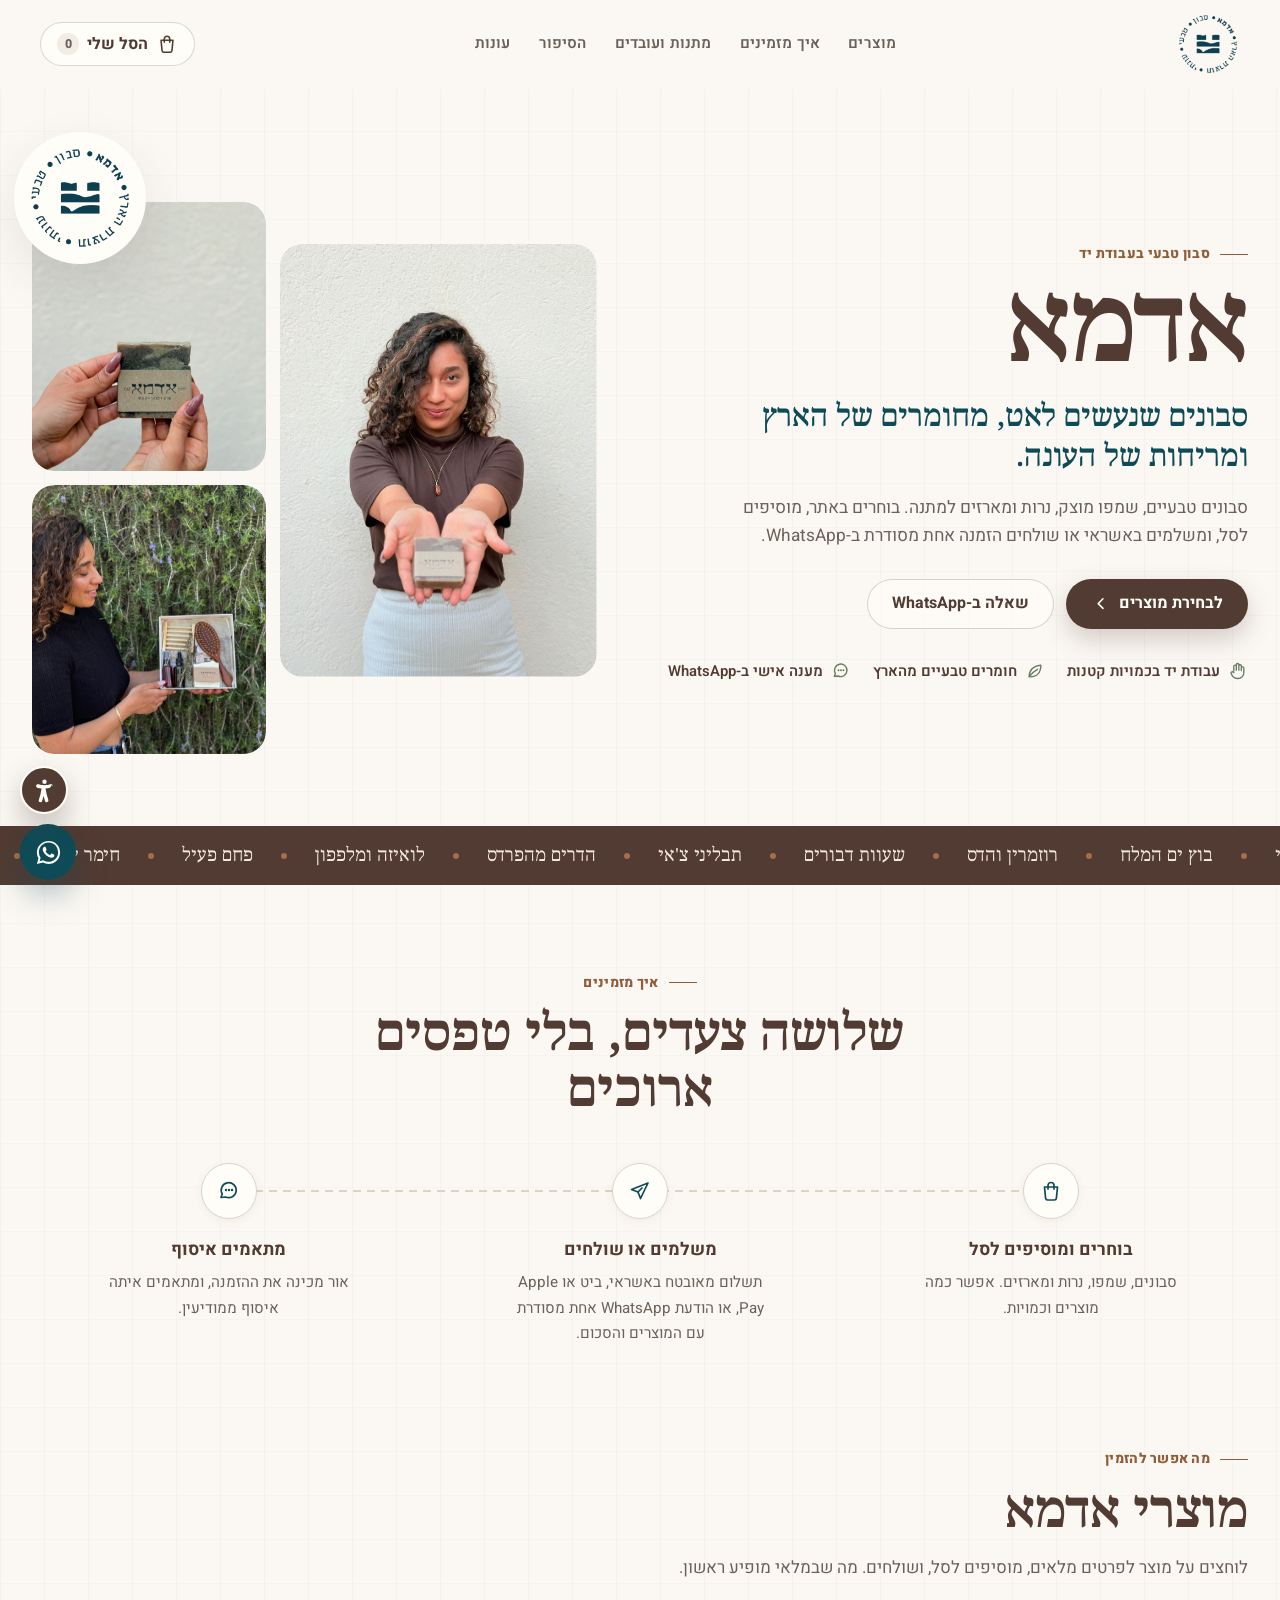
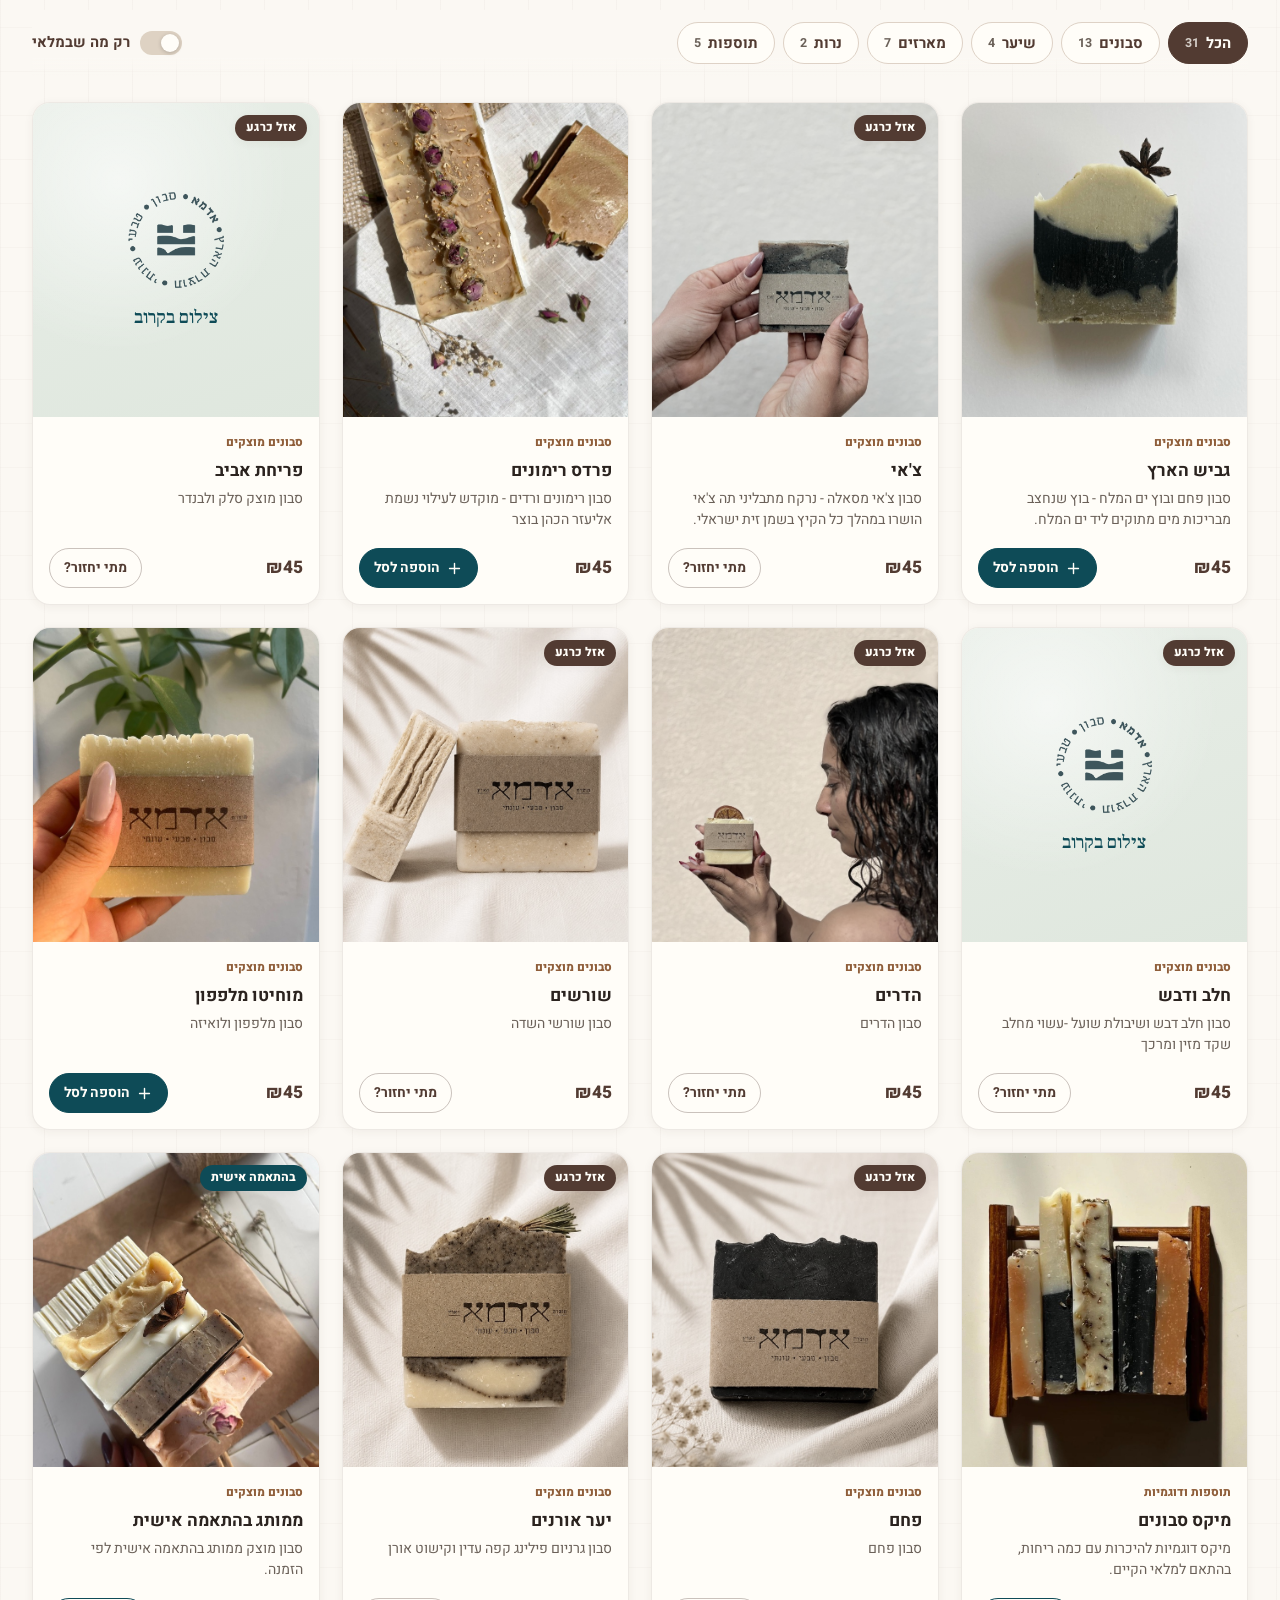
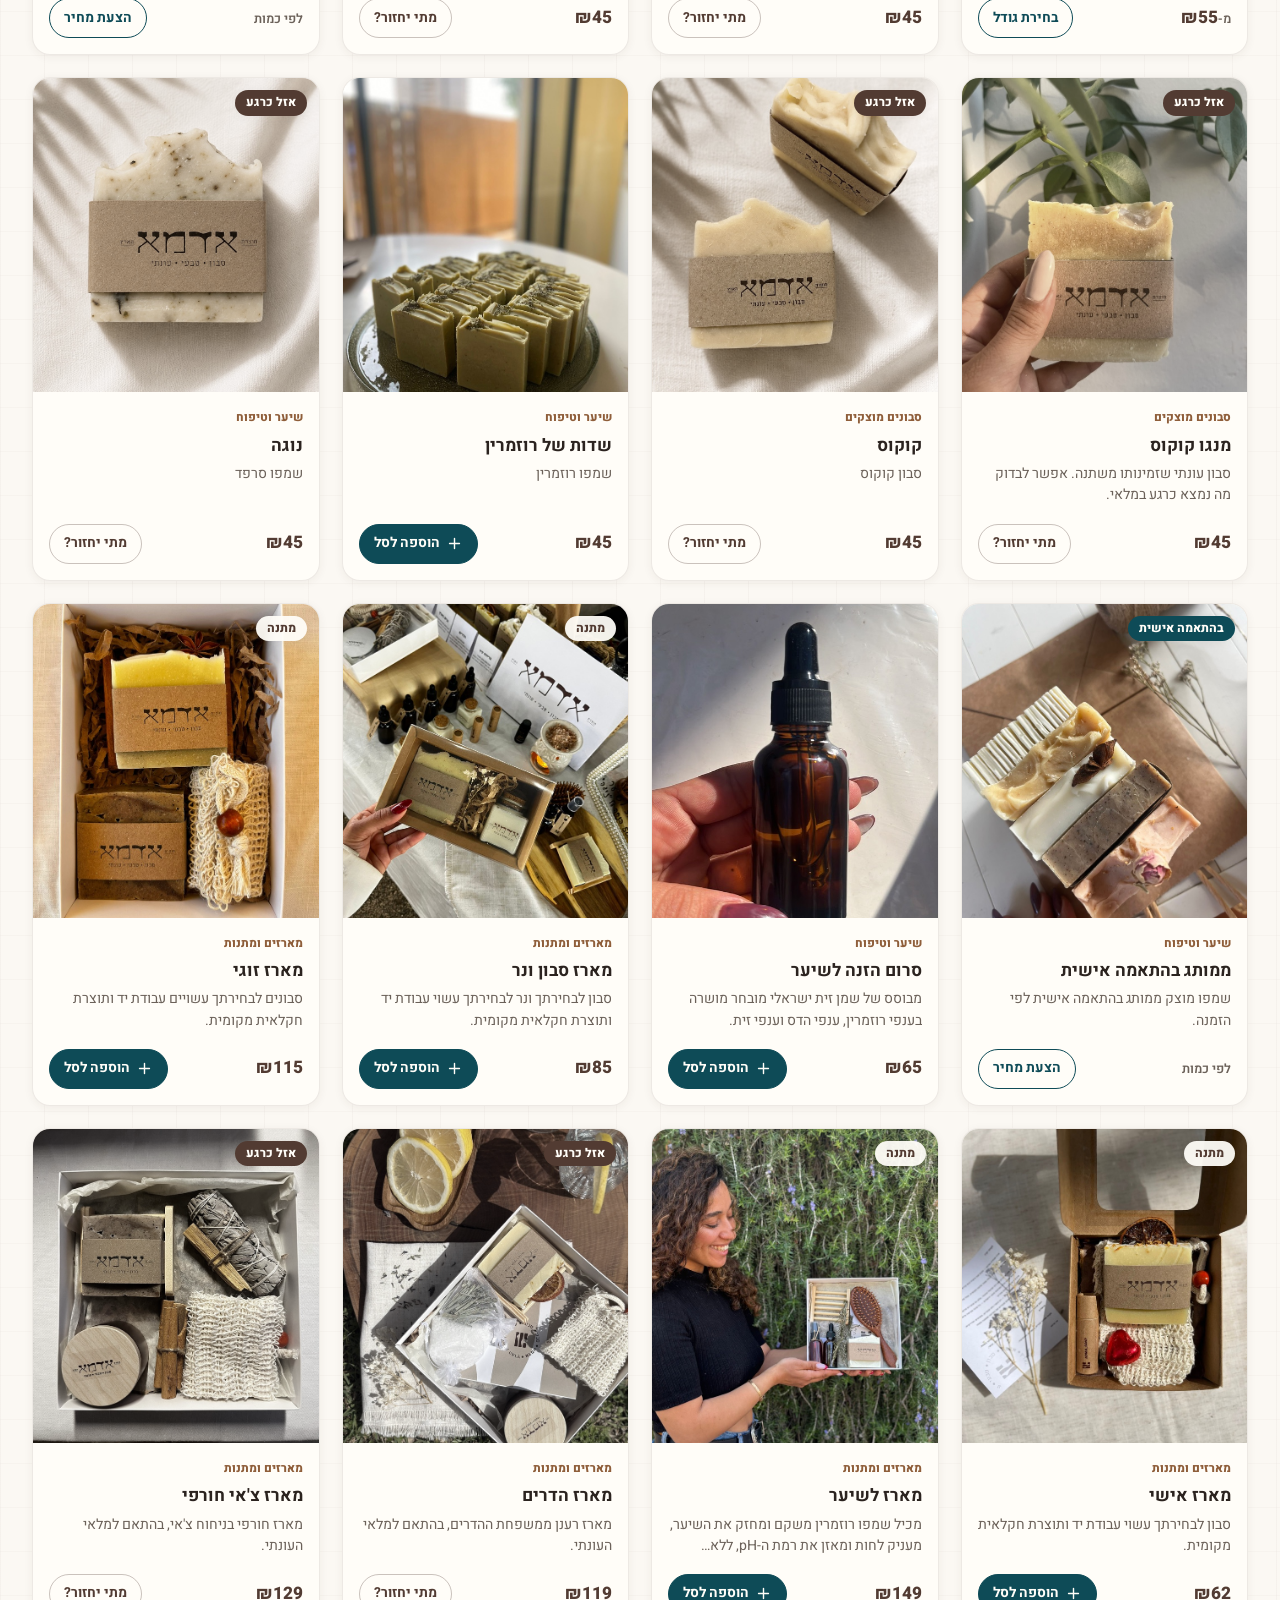
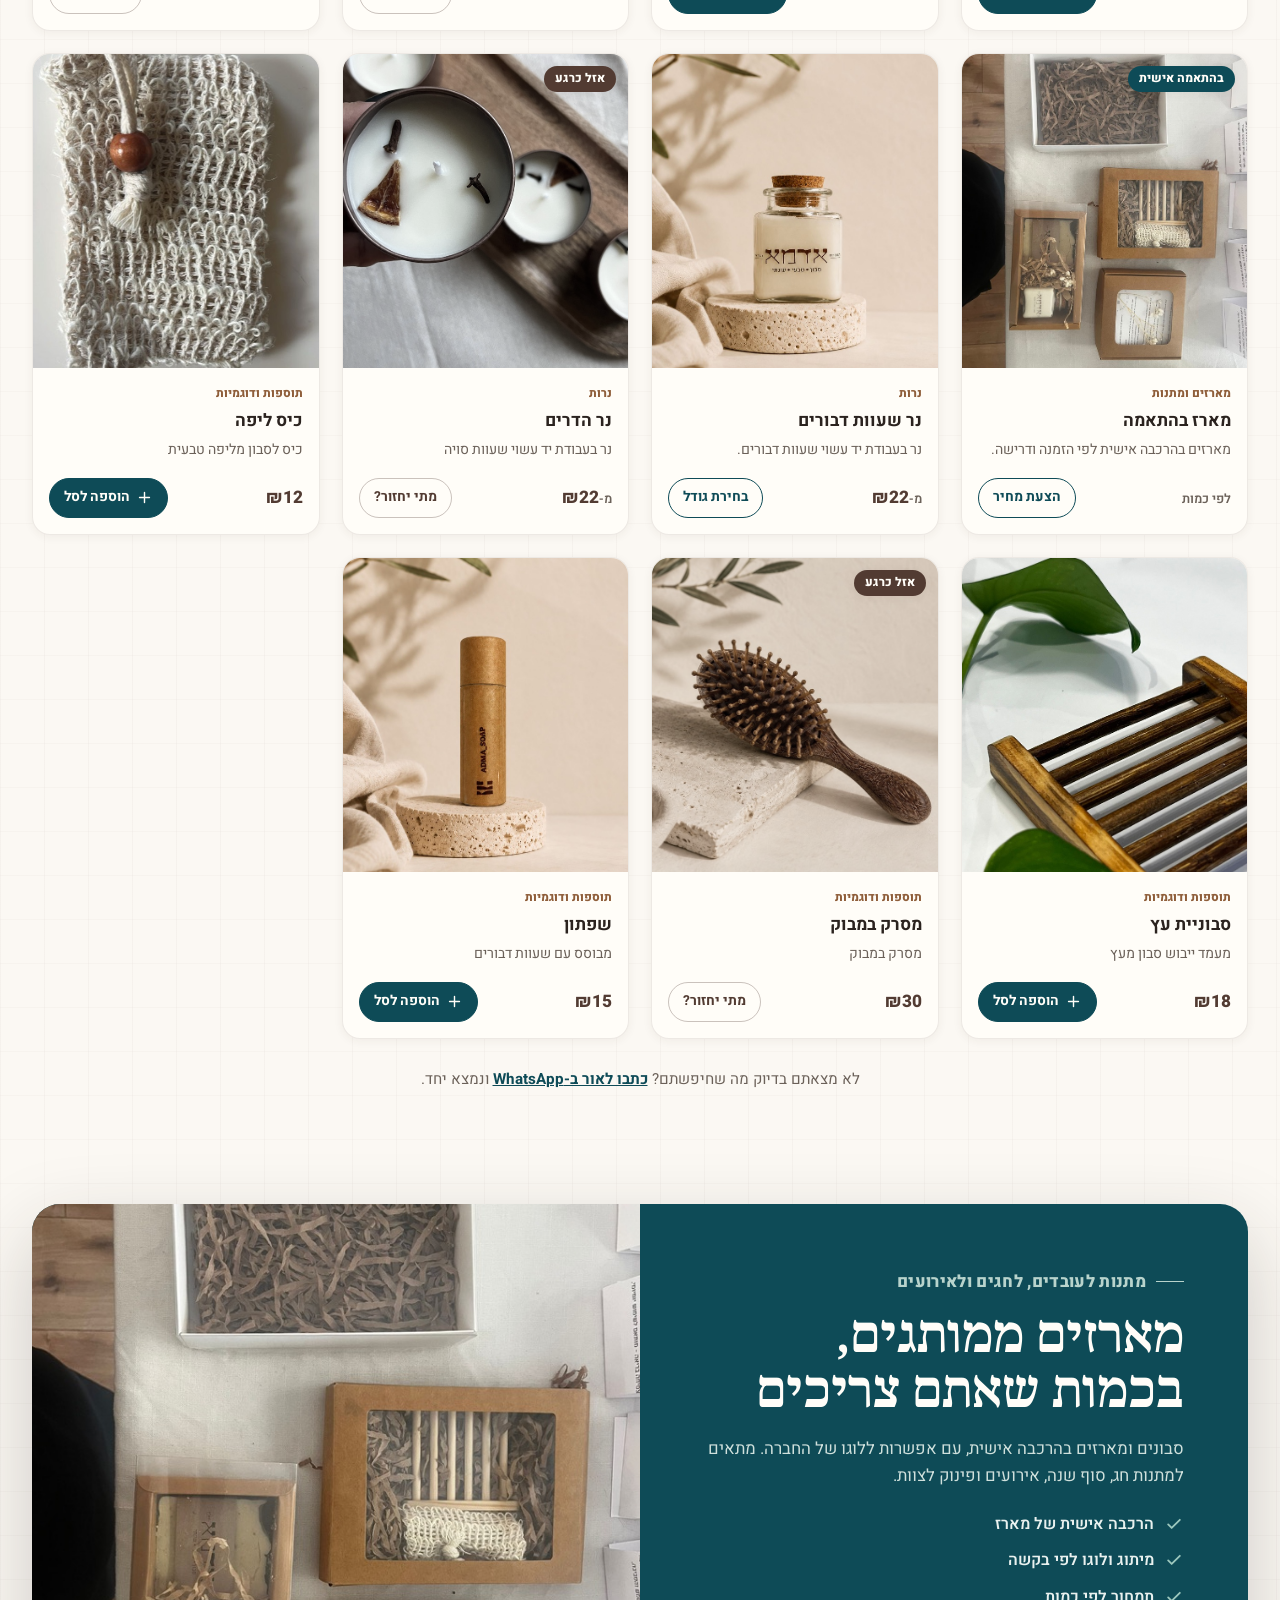
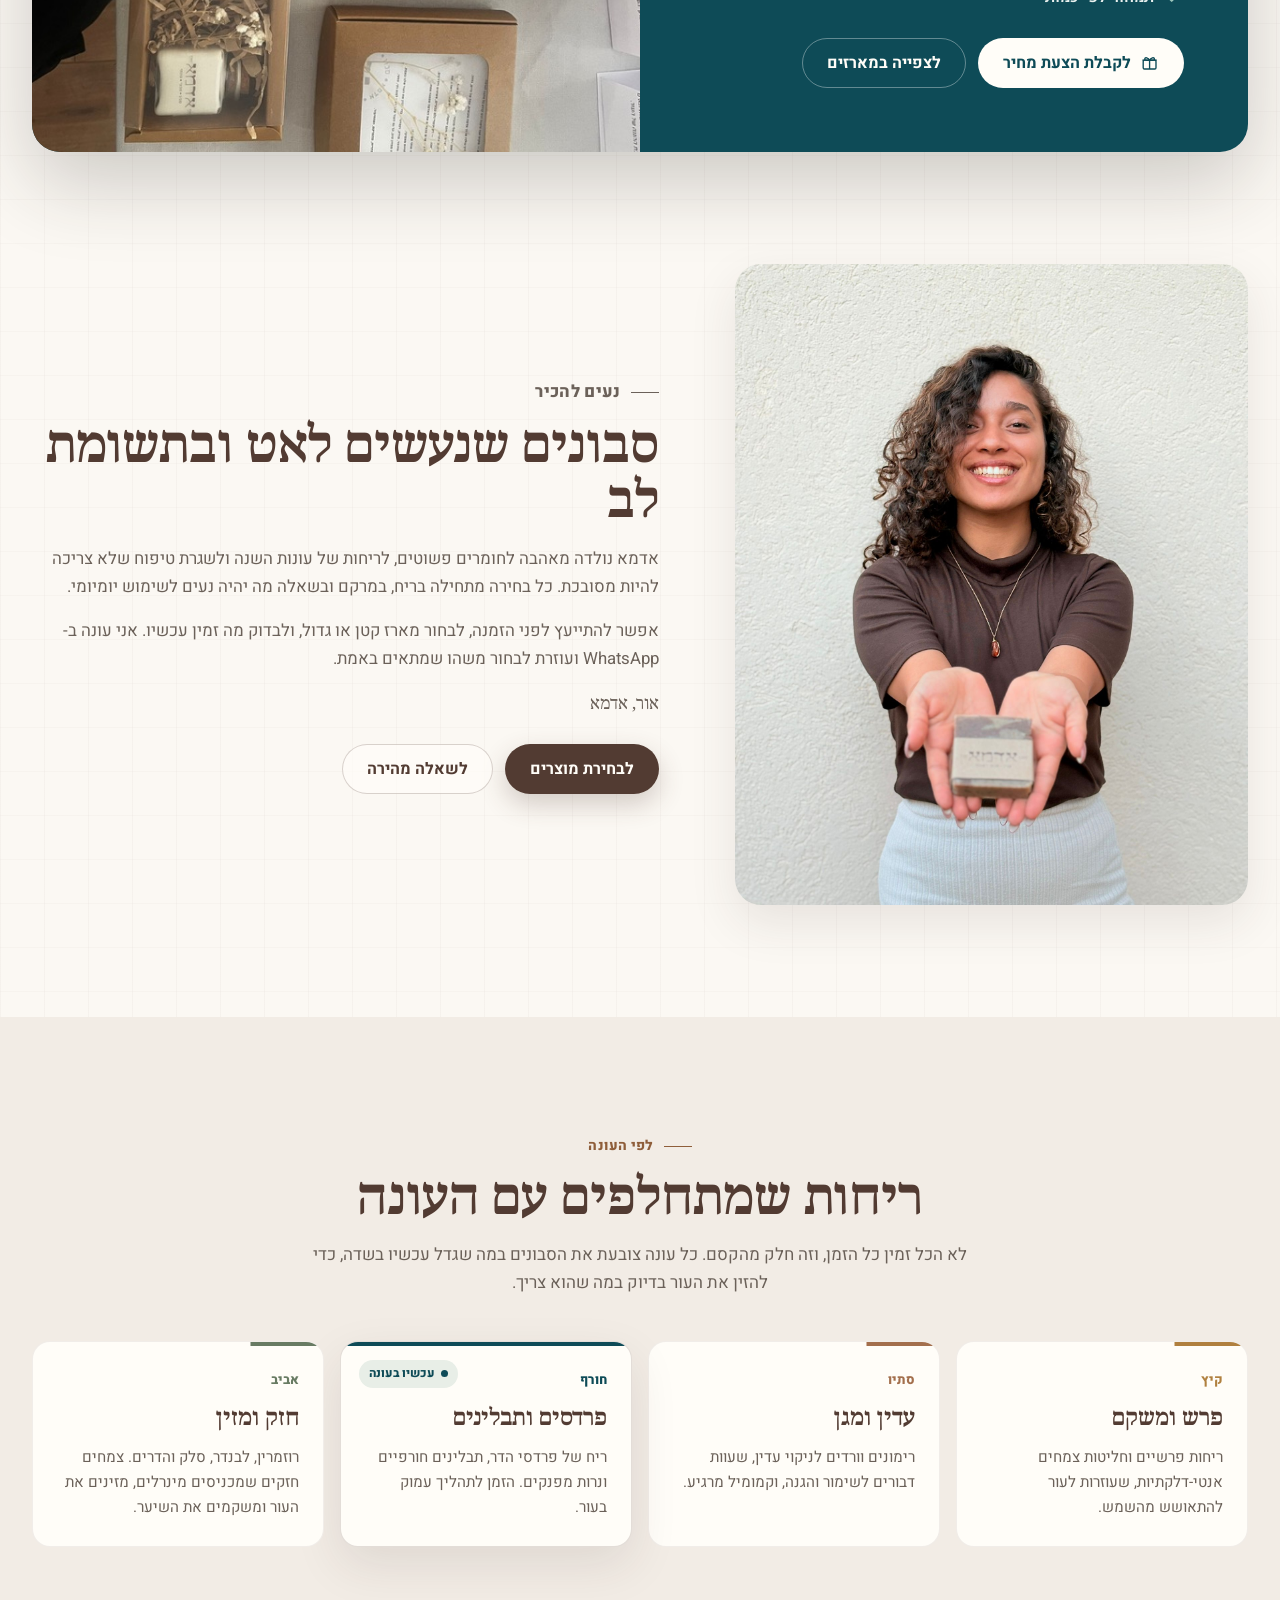
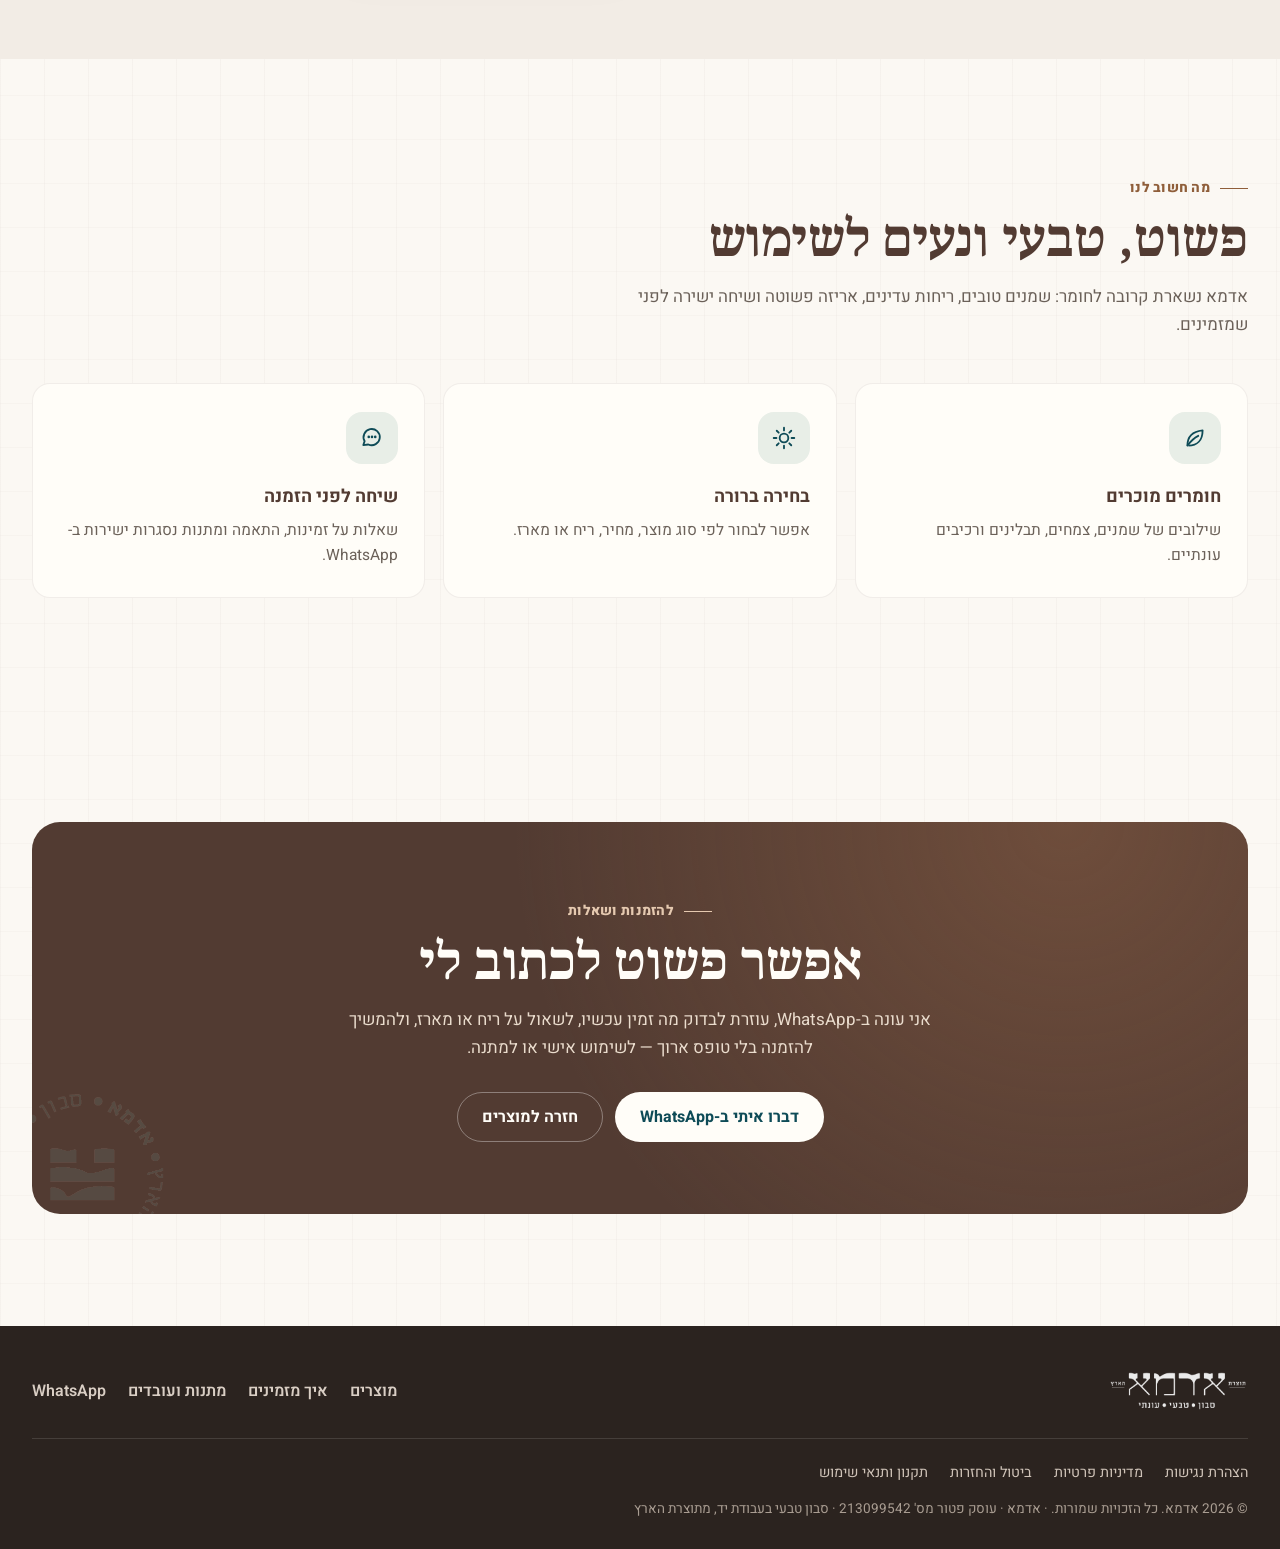
<file: index.html>
<!DOCTYPE html>
<html lang="he" dir="rtl">
<head>
  <meta charset="UTF-8">
  <meta name="viewport" content="width=device-width, initial-scale=1.0, viewport-fit=cover">
  <title>אדמא | סבון טבעי עונתי מתוצרת הארץ</title>
  <meta name="description" content="אדמא - סבונים טבעיים, שמפו מוצק, נרות ומארזים עונתיים בעבודת יד. בוחרים באתר ומשלמים באשראי, או שולחים הזמנה ב-WhatsApp.">
  <meta name="theme-color" content="#fbf8f3">
  <link rel="canonical" href="https://admasoaps.com/">
  <meta property="og:title" content="אדמא | סבון טבעי עונתי">
  <meta property="og:description" content="סבונים טבעיים, שמפו מוצק ומארזים עונתיים בעבודת יד. בוחרים באתר ומשלמים באשראי, או ממשיכים להזמנה ב-WhatsApp.">
  <meta property="og:type" content="website">
  <meta property="og:locale" content="he_IL">
  <meta property="og:url" content="https://admasoaps.com/">
  <meta property="og:image" content="https://admasoaps.com/assets/images/product-7.jpg">
  <meta name="twitter:card" content="summary_large_image">
  <link rel="icon" type="image/png" href="assets/images/adma-emblem-teal.png">
  <link rel="apple-touch-icon" href="assets/images/adma-emblem-teal.png">
  <link rel="preconnect" href="https://fonts.googleapis.com">
  <link rel="preconnect" href="https://fonts.gstatic.com" crossorigin>
  <link href="https://fonts.googleapis.com/css2?family=Heebo:wght@300;400;500;600;700;800&amp;family=Noto+Serif+Hebrew:wght@500;600;700&amp;display=swap" rel="stylesheet">
  <script>
    (function () {
      var r = document.documentElement;
      r.classList.add("js");
      try {
        var a = JSON.parse(localStorage.getItem("adma-a11y"));
        if (a && a.motion) r.classList.add("a11y-motion");
      } catch (e) {}
    })();
  </script>
  <style>
    *, *::before, *::after { box-sizing: border-box; }

    :root {
      --earth: #523b32;
      --earth-soft: #745f55;
      --forest: #0e4b57;
      --forest-deep: #0a3943;
      --leaf: #687b63;
      --clay: #a36f4d;
      --clay-text: #8f5e3a;
      --sand: #ded2c3;
      --paper: #fbf8f3;
      --wash: #f2ece5;
      --mint: #e8eee7;
      --ink: #2b231f;
      --muted: #6b6159;
      --line: #ded2c6;
      --white: #fffdf8;
      --shadow-sm: 0 2px 10px rgba(61, 43, 35, 0.06);
      --shadow: 0 18px 48px rgba(61, 43, 35, 0.1);
      --shadow-lg: 0 30px 80px rgba(43, 35, 31, 0.22);
      --radius: 18px;
      --radius-sm: 12px;
      --ease: cubic-bezier(0.22, 1, 0.36, 1);
      --header-h: 68px;
      --serif: "Noto Serif Hebrew", Georgia, serif;
    }

    html { scroll-behavior: smooth; scroll-padding-top: calc(var(--header-h) + 16px); }
    html.modal-open { overflow: hidden; }

    body {
      margin: 0;
      font-family: "Heebo", Arial, sans-serif;
      color: var(--ink);
      background: var(--paper);
      line-height: 1.65;
      overflow-x: hidden;
      -webkit-font-smoothing: antialiased;
    }

    img { display: block; max-width: 100%; }
    figure { margin: 0; }
    a { color: inherit; }
    button { font: inherit; color: inherit; }
    h1, h2, h3, p { margin-top: 0; }

    .sr-only {
      position: absolute; width: 1px; height: 1px; padding: 0; margin: -1px;
      overflow: hidden; clip: rect(0, 0, 0, 0); white-space: nowrap; border: 0;
    }

    .icon { width: 1.2em; height: 1.2em; flex: 0 0 auto; }

    .site-shell {
      min-height: 100vh;
      overflow-x: clip;
      background:
        linear-gradient(90deg, rgba(82, 59, 50, 0.03) 1px, transparent 1px),
        linear-gradient(0deg, rgba(82, 59, 50, 0.025) 1px, transparent 1px),
        var(--paper);
      background-size: 44px 44px;
    }

    .wrap { width: calc(100% - 40px); max-width: 1180px; margin: 0 auto; }
    @media (min-width: 1200px) { .wrap { width: calc(100% - 64px); max-width: 1400px; } }

    /* ===== Buttons ===== */
    .btn {
      position: relative;
      display: inline-flex;
      align-items: center;
      justify-content: center;
      gap: 9px;
      min-height: 50px;
      padding: 0 24px;
      border: 1px solid transparent;
      border-radius: 999px;
      font-weight: 700;
      font-size: 1rem;
      text-decoration: none;
      cursor: pointer;
      overflow: hidden;
      isolation: isolate;
      transition: transform 220ms var(--ease), box-shadow 220ms var(--ease), background 200ms ease, color 200ms ease, border-color 200ms ease;
    }
    .btn:hover { transform: translateY(-2px); }
    .btn:active { transform: translateY(0) scale(0.98); }
    .btn-primary { background: var(--earth); color: var(--white); box-shadow: 0 10px 26px rgba(82, 59, 50, 0.24); }
    .btn-primary:hover { background: #45312a; box-shadow: 0 14px 32px rgba(82, 59, 50, 0.3); }
    .btn-forest { background: var(--forest); color: var(--white); box-shadow: 0 10px 26px rgba(14, 75, 87, 0.24); }
    .btn-forest:hover { background: var(--forest-deep); }
    .btn-ghost { background: rgba(255, 253, 248, 0.7); color: var(--earth); border-color: rgba(82, 59, 50, 0.22); }
    .btn-ghost:hover { background: var(--white); border-color: var(--earth); }
    .btn-light { background: var(--white); color: var(--forest); }
    .btn-block { width: 100%; }
    .btn-sm { min-height: 40px; padding: 0 16px; font-size: 0.92rem; }

    /* soft light sweep on primary buttons */
    .btn-primary::after, .btn-forest::after {
      content: "";
      position: absolute;
      inset: 0;
      z-index: -1;
      background: linear-gradient(100deg, transparent 30%, rgba(255, 255, 255, 0.18) 50%, transparent 70%);
      transform: translateX(120%);
      transition: transform 700ms var(--ease);
    }
    .btn-primary:hover::after, .btn-forest:hover::after { transform: translateX(-120%); }

    /* ===== Header ===== */
    .topbar {
      position: sticky;
      top: 0;
      z-index: 40;
      background: rgba(251, 248, 243, 0.82);
      backdrop-filter: blur(16px) saturate(1.2);
      -webkit-backdrop-filter: blur(16px) saturate(1.2);
      border-bottom: 1px solid transparent;
      transition: border-color 250ms ease, box-shadow 250ms ease, background 250ms ease;
    }
    .topbar.scrolled {
      background: rgba(251, 248, 243, 0.95);
      border-bottom-color: rgba(82, 59, 50, 0.1);
      box-shadow: 0 8px 30px rgba(61, 43, 35, 0.06);
    }
    .nav { height: var(--header-h); display: flex; align-items: center; justify-content: space-between; gap: 20px; }
    .brand { display: inline-flex; text-decoration: none; }
    .brand img { width: 48px; height: 48px; object-fit: contain; transform-origin: right center; transition: transform 300ms var(--ease); }
    .topbar.scrolled .brand img { transform: scale(0.9); }
    @media (min-width: 901px) {
      :root { --header-h: 88px; }
      /* The bar spans the whole viewport; the page content below keeps its column. */
      .topbar .nav.wrap { max-width: none; width: calc(100% - 80px); gap: 32px; }
      .brand img { width: 64px; height: 64px; }
      .topbar.scrolled .brand img { transform: scale(0.82); }
      .nav-links { gap: clamp(28px, 3.2vw, 52px); font-size: 1.05rem; letter-spacing: 0.01em; }
      .nav-links a { padding: 8px 0; }
      .cart-btn { min-height: 48px; padding: 0 20px; font-size: 1rem; }
      .cart-btn .icon { width: 24px; height: 24px; }
    }
    .nav-links { display: flex; align-items: center; gap: 28px; font-size: 0.95rem; font-weight: 600; color: var(--muted); }
    .nav-links a { position: relative; text-decoration: none; padding: 6px 0; transition: color 160ms ease; }
    .nav-links a::after {
      content: ""; position: absolute; right: 0; left: 0; bottom: 0; height: 2px; border-radius: 2px;
      background: var(--clay); transform: scaleX(0); transform-origin: right; transition: transform 280ms var(--ease);
    }
    .nav-links a:hover { color: var(--earth); }
    .nav-links a:hover::after { transform: scaleX(1); }
    .nav-actions { display: flex; align-items: center; gap: 10px; }

    .cart-btn {
      position: relative;
      display: inline-flex; align-items: center; gap: 8px;
      min-height: 44px; padding: 0 16px;
      border: 1px solid rgba(82, 59, 50, 0.2); border-radius: 999px;
      background: var(--white); color: var(--earth); font-weight: 700; cursor: pointer;
      transition: border-color 180ms ease, background 180ms ease, transform 200ms var(--ease);
    }
    .cart-btn:hover { border-color: var(--earth); transform: translateY(-1px); }
    .cart-btn .icon { width: 22px; height: 22px; }
    .cart-count {
      min-width: 22px; height: 22px; padding: 0 6px; border-radius: 999px;
      display: inline-grid; place-items: center;
      background: var(--forest); color: var(--white); font-size: 0.78rem; font-weight: 800; line-height: 1;
    }
    .cart-count[data-empty="true"] { background: var(--wash); color: var(--muted); }
    .bump { animation: bump 520ms var(--ease); }
    @keyframes bump { 0% { transform: scale(1); } 30% { transform: scale(1.35); } 60% { transform: scale(0.92); } 100% { transform: scale(1); } }

    .menu-btn {
      display: none;
      width: 44px; height: 44px; border-radius: 999px;
      border: 1px solid rgba(82, 59, 50, 0.2); background: var(--white); color: var(--earth);
      place-items: center; cursor: pointer;
    }
    .menu-btn .icon { width: 22px; height: 22px; }

    /* ===== Hero ===== */
    .hero { padding: clamp(36px, 6vw, 84px) 0 clamp(40px, 6vw, 72px); overflow: hidden; }
    .hero-grid { display: grid; grid-template-columns: 1.02fr 0.98fr; gap: clamp(32px, 5vw, 72px); align-items: center; }
    .eyebrow {
      display: inline-flex; align-items: center; gap: 10px;
      margin: 0 0 14px; color: var(--clay-text); font-size: 0.86rem; font-weight: 800; letter-spacing: 0.02em;
    }
    .eyebrow::before { content: ""; width: 28px; height: 1px; background: currentColor; }
    .hero h1 {
      margin: 0 0 18px;
      font-family: var(--serif);
      font-weight: 700;
      font-size: clamp(3.4rem, 9vw, 6.6rem);
      line-height: 0.95;
      color: var(--earth);
      letter-spacing: -0.01em;
    }
    .hero-tagline {
      margin: 0 0 16px;
      font-family: var(--serif);
      font-size: clamp(1.35rem, 2.6vw, 1.85rem);
      line-height: 1.35;
      color: var(--forest);
      font-weight: 600;
    }
    .hero-copy { max-width: 540px; margin: 0 0 28px; color: var(--muted); font-size: 1.08rem; }
    .hero-actions { display: flex; flex-wrap: wrap; gap: 12px; margin-bottom: 30px; }
    .trust { display: flex; flex-wrap: wrap; gap: 10px 22px; padding: 0; margin: 0; list-style: none; color: var(--earth); font-size: 0.93rem; font-weight: 600; }
    .trust li { display: inline-flex; align-items: center; gap: 8px; }
    .trust .icon { color: var(--leaf); width: 20px; height: 20px; }

    .hero-visual { position: relative; display: grid; grid-template-columns: 1.15fr 0.85fr; gap: 14px; align-items: center; }
    .hero-photo { position: relative; border-radius: 22px; overflow: hidden; box-shadow: var(--shadow); background: var(--wash); will-change: transform; }
    .hero-photo img { width: 100%; height: 100%; object-fit: cover; }
    .hero-photo-main { aspect-ratio: 3 / 4.1; }
    .hero-stack { display: grid; gap: 14px; }
    .hero-stack .hero-photo { aspect-ratio: 4 / 4.6; }
    .hero-stack .hero-photo:first-child { margin-top: 36px; }
    /* The seal sits on the empty wall at the top corner of the stack, never over a product */
    .seal-wrap { position: absolute; left: -18px; top: -34px; z-index: 2; }
    .seal {
      width: clamp(96px, 11vw, 132px); height: auto; padding: 12px;
      border-radius: 50%; background: var(--white); box-shadow: var(--shadow);
    }

    /* ===== Marquee ===== */
    .marquee {
      overflow: hidden;
      border-block: 1px solid rgba(82, 59, 50, 0.12);
      background: var(--earth);
      color: #f3e9dc;
      padding: 14px 0;
      direction: ltr;
    }
    .marquee-track { display: flex; width: max-content; gap: 0; }
    .marquee-group { display: flex; align-items: center; flex: 0 0 auto; direction: rtl; }
    .marquee-group span { display: inline-flex; align-items: center; gap: 28px; padding-inline: 14px; font-family: var(--serif); font-size: 1.12rem; white-space: nowrap; }
    .marquee-group span::after { content: ""; width: 6px; height: 6px; border-radius: 50%; background: var(--clay); }

    /* ===== Sections ===== */
    section { position: relative; }
    .section { padding: clamp(64px, 9vw, 112px) 0; }
    .section-head { max-width: 680px; margin-bottom: clamp(28px, 4vw, 44px); }
    .section-head.center { margin-inline: auto; text-align: center; }
    .section-head.center .eyebrow { justify-content: center; }
    h2 {
      margin-bottom: 14px;
      font-family: var(--serif);
      font-size: clamp(2rem, 4.2vw, 3.1rem);
      line-height: 1.12;
      color: var(--earth);
      font-weight: 700;
    }
    .section-lead { margin: 0; color: var(--muted); font-size: 1.06rem; }

    /* ===== How to order ===== */
    .steps-section { padding: clamp(48px, 7vw, 80px) 0 0; }
    .steps {
      position: relative;
      display: grid; grid-template-columns: repeat(3, 1fr); gap: 18px;
      padding: 0; margin: 0; list-style: none; counter-reset: step;
    }
    .steps::before {
      content: ""; position: absolute; top: 27px; right: 16%; left: 16%; height: 2px;
      background: repeating-linear-gradient(90deg, var(--sand) 0 8px, transparent 8px 14px);
      transform-origin: right; transition: transform 1200ms var(--ease) 200ms;
    }
    .js .steps.reveal:not(.in)::before { transform: scaleX(0); }
    .step { position: relative; text-align: center; padding: 0 12px; }
    .step-num {
      position: relative; z-index: 1;
      width: 56px; height: 56px; margin: 0 auto 16px; border-radius: 50%;
      display: grid; place-items: center;
      background: var(--white); border: 1px solid var(--line); color: var(--forest);
      box-shadow: var(--shadow-sm);
    }
    .step-num .icon { width: 24px; height: 24px; }
    .step h3 { margin-bottom: 6px; font-size: 1.1rem; color: var(--earth); }
    .step p { margin: 0 auto; max-width: 260px; color: var(--muted); font-size: 0.95rem; }

    /* ===== Catalog ===== */
    .catalog { padding-top: clamp(56px, 8vw, 96px); position: relative; }
    /* Wide screens: the margins beside the catalog get a soft wash and a faint emblem, like a watermark */
    .catalog-side { display: none; }
    @media (min-width: 1680px) {
      .catalog-side {
        display: block; position: absolute; top: 140px; bottom: 80px; width: calc((100% - 1400px) / 2);
        pointer-events: none; z-index: 0; overflow: hidden;
      }
      .catalog-side.is-right { right: 0; }
      .catalog-side.is-left { left: 0; }
      .catalog-side::before {
        content: ""; position: absolute; inset: 0;
        background: radial-gradient(60% 40% at 50% 30%, rgba(222, 210, 198, 0.55), transparent 70%);
      }
      .catalog-side::after {
        content: ""; position: absolute; width: 260px; height: 260px; top: 220px;
        background: url("assets/images/adma-emblem-teal.png") center / contain no-repeat;
        opacity: 0.07; filter: grayscale(1);
      }
      .catalog-side.is-right::after { right: 48px; transform: rotate(8deg); }
      .catalog-side.is-left::after { left: 48px; top: auto; bottom: 220px; transform: rotate(-8deg); }
      .catalog > .wrap { position: relative; z-index: 1; }
    }
    .catalog-head { display: flex; align-items: flex-end; justify-content: space-between; gap: 24px; flex-wrap: wrap; }
    .catalog-head .section-head { margin-bottom: 0; }

    .filters {
      position: sticky;
      top: var(--header-h);
      z-index: 30;
      margin: 28px 0 26px;
      padding: 12px 0;
      background: linear-gradient(var(--paper) 72%, rgba(251, 248, 243, 0));
    }
    .filters-inner { display: flex; align-items: center; gap: 12px; }
    .chips { display: flex; gap: 8px; overflow-x: auto; scrollbar-width: none; padding: 2px; margin: -2px; flex: 1 1 auto; }
    .chips::-webkit-scrollbar { display: none; }
    .chip {
      flex: 0 0 auto;
      display: inline-flex; align-items: center; gap: 7px;
      min-height: 42px; padding: 0 16px;
      border: 1px solid var(--line); border-radius: 999px;
      background: var(--white); color: var(--earth);
      font-weight: 700; font-size: 0.93rem; cursor: pointer;
      transition: background 200ms ease, color 200ms ease, border-color 200ms ease, transform 200ms var(--ease);
    }
    .chip small { font-size: 0.78rem; font-weight: 700; color: var(--muted); transition: color 200ms ease; }
    .chip:hover { border-color: var(--earth); transform: translateY(-1px); }
    .chip[aria-pressed="true"] { background: var(--earth); border-color: var(--earth); color: var(--white); }
    .chip[aria-pressed="true"] small { color: rgba(255, 253, 248, 0.75); }
    .toggle {
      flex: 0 0 auto;
      display: inline-flex; align-items: center; gap: 10px;
      font-size: 0.92rem; font-weight: 700; color: var(--earth); cursor: pointer; user-select: none;
    }
    .toggle input { position: absolute; opacity: 0; pointer-events: none; }
    .toggle-track {
      position: relative; width: 42px; height: 24px; border-radius: 999px;
      background: var(--sand); transition: background 220ms ease;
    }
    .toggle-track::after {
      content: ""; position: absolute; top: 3px; right: 3px; width: 18px; height: 18px; border-radius: 50%;
      background: var(--white); box-shadow: 0 1px 4px rgba(0, 0, 0, 0.2); transition: transform 260ms var(--ease);
    }
    .toggle input:checked + .toggle-track { background: var(--forest); }
    .toggle input:checked + .toggle-track::after { transform: translateX(-18px); }
    .toggle input:focus-visible + .toggle-track { outline: 2px solid var(--forest); outline-offset: 3px; }

    .grid { display: grid; grid-template-columns: repeat(4, 1fr); gap: 22px; }
    @media (min-width: 1500px) { .grid { grid-template-columns: repeat(5, 1fr); gap: 24px; } }
    .card {
      position: relative;
      display: flex; flex-direction: column;
      background: var(--white);
      border: 1px solid rgba(82, 59, 50, 0.1);
      border-radius: var(--radius);
      overflow: hidden;
      box-shadow: var(--shadow-sm);
      transition: transform 360ms var(--ease), box-shadow 360ms var(--ease), border-color 300ms ease;
    }
    .card:hover { transform: translateY(-5px); box-shadow: var(--shadow); border-color: rgba(82, 59, 50, 0.18); }
    .card-media {
      position: relative; display: block; width: 100%; padding: 0; border: 0;
      aspect-ratio: 4 / 4.4; overflow: hidden; background: var(--wash); cursor: zoom-in;
    }
    .card-media img { width: 100%; height: 100%; object-fit: cover; transition: transform 900ms var(--ease), filter 400ms ease; }
    .card:hover .card-media img { transform: scale(1.06); }
    .card.is-out .card-media img { filter: saturate(0.55); }
    .card-quick {
      position: absolute; right: 12px; bottom: 12px;
      padding: 7px 13px; border-radius: 999px;
      background: rgba(255, 253, 248, 0.92); color: var(--earth); font-size: 0.8rem; font-weight: 700;
      opacity: 0; transform: translateY(8px); transition: opacity 260ms ease, transform 300ms var(--ease);
    }
    .card:hover .card-quick, .card-media:focus-visible .card-quick { opacity: 1; transform: none; }
    .badge {
      position: absolute; top: 12px; right: 12px; z-index: 1;
      padding: 5px 11px; border-radius: 999px;
      font-size: 0.76rem; font-weight: 800; line-height: 1.3;
      background: rgba(255, 253, 248, 0.94); color: var(--earth); box-shadow: var(--shadow-sm);
    }
    .badge-out { background: var(--earth); color: var(--white); }
    .badge-custom { background: var(--forest); color: var(--white); }

    .ph {
      width: 100%; height: 100%;
      display: grid; place-items: center; align-content: center; gap: 12px;
      background:
        radial-gradient(circle at 30% 25%, rgba(255, 255, 255, 0.6), transparent 55%),
        linear-gradient(160deg, var(--mint), #dfe7de);
      color: var(--forest); text-align: center; padding: 16px;
    }
    .ph img { width: 42%; height: auto; opacity: 0.85; }
    .ph span { font-family: var(--serif); font-size: 1.05rem; font-weight: 600; }

    .card-body { display: flex; flex-direction: column; gap: 6px; flex: 1 1 auto; padding: 16px 16px 16px; }
    .card-cat { font-size: 0.74rem; font-weight: 800; color: var(--clay-text); }
    .card h3 { margin: 0; font-size: 1.08rem; line-height: 1.35; color: var(--ink); }
    .card-desc {
      margin: 0; color: var(--muted); font-size: 0.88rem; line-height: 1.5;
      display: -webkit-box; -webkit-line-clamp: 2; -webkit-box-orient: vertical; overflow: hidden;
    }
    .card-foot { margin-top: auto; padding-top: 12px; display: flex; align-items: center; justify-content: space-between; gap: 8px; }
    .price { font-weight: 800; font-size: 1.08rem; color: var(--earth); white-space: nowrap; }
    .price small { font-weight: 600; font-size: 0.8rem; color: var(--muted); }
    .add-btn {
      display: inline-flex; align-items: center; justify-content: center; gap: 6px;
      min-height: 40px; padding: 0 14px; border-radius: 999px;
      border: 1px solid var(--forest); background: var(--forest); color: var(--white);
      font-size: 0.86rem; font-weight: 700; text-decoration: none; cursor: pointer; white-space: nowrap;
      transition: background 200ms ease, transform 200ms var(--ease), color 200ms ease, border-color 200ms ease;
    }
    .add-btn:hover { background: var(--forest-deep); transform: translateY(-1px); }
    .add-btn .icon { width: 17px; height: 17px; }
    .add-btn.is-added { background: var(--leaf); border-color: var(--leaf); }
    .add-btn.alt { background: transparent; color: var(--forest); }
    .add-btn.alt:hover { background: var(--mint); }
    .add-btn.muted { background: transparent; color: var(--earth); border-color: rgba(82, 59, 50, 0.3); }
    .add-btn.muted:hover { background: var(--wash); }

    .catalog-empty { grid-column: 1 / -1; text-align: center; padding: 48px 0; color: var(--muted); }
    .catalog-note { margin: 28px 0 0; text-align: center; color: var(--muted); font-size: 0.95rem; }
    .catalog-note a { color: var(--forest); font-weight: 700; }

    .grid.fade-in .card { animation: card-in 520ms var(--ease) both; animation-delay: calc(var(--i, 0) * 40ms); }
    @keyframes card-in { from { opacity: 0; transform: translateY(16px) scale(0.98); } to { opacity: 1; transform: none; } }
    ::view-transition-group(*) { animation-duration: 420ms; animation-timing-function: cubic-bezier(0.22, 1, 0.36, 1); }

    /* ===== Gifts band ===== */
    .gifts { padding: clamp(64px, 9vw, 112px) 0 0; }
    .gifts-card {
      position: relative;
      display: grid; grid-template-columns: 1fr 1fr; align-items: stretch;
      border-radius: 28px; overflow: hidden;
      background: var(--forest); color: #e9f1ef;
      box-shadow: var(--shadow-lg);
    }
    .gifts-text { padding: clamp(32px, 5vw, 64px); display: flex; flex-direction: column; justify-content: center; }
    .gifts-text .eyebrow { color: #b8d3cc; }
    .gifts-text h2 { color: var(--white); }
    .gifts-text p { color: #cfe0dc; font-size: 1.05rem; }
    .gifts-list { list-style: none; padding: 0; margin: 4px 0 28px; display: grid; gap: 10px; }
    .gifts-list li { display: flex; align-items: center; gap: 10px; color: #e9f1ef; font-weight: 600; }
    .gifts-list .icon { color: #9cc7bd; width: 20px; height: 20px; }
    .gifts-actions { display: flex; flex-wrap: wrap; gap: 12px; }
    .gifts-actions .btn-ghost { background: transparent; color: var(--white); border-color: rgba(255, 255, 255, 0.35); }
    .gifts-actions .btn-ghost:hover { border-color: var(--white); background: rgba(255, 255, 255, 0.08); }
    .gifts-media { position: relative; min-height: 340px; overflow: hidden; }
    .gifts-media img { position: absolute; inset: 0; width: 100%; height: 100%; object-fit: cover; transform: scale(1.04); transition: transform 1400ms var(--ease); }
    .gifts-card:hover .gifts-media img { transform: scale(1.09); }

    /* ===== Story ===== */
    .story-layout { display: grid; grid-template-columns: 0.9fr 1.1fr; gap: clamp(32px, 6vw, 80px); align-items: center; }
    .story-media { position: relative; }
    .story-media .frame { border-radius: 26px; overflow: hidden; aspect-ratio: 4 / 5; box-shadow: var(--shadow); }
    .story-media img { width: 100%; height: 100%; object-fit: cover; }
    .story-media::before {
      content: ""; position: absolute; inset: 22px -22px -22px 22px; z-index: -1;
      border-radius: 26px; border: 1px solid var(--sand);
    }
    .story-text p { color: var(--muted); font-size: 1.05rem; }
    .signature { font-family: var(--serif); font-size: 1.4rem; color: var(--earth); margin: 18px 0 26px; }
    .cta-actions { display: flex; flex-wrap: wrap; gap: 12px; }

    /* ===== Seasons ===== */
    .seasons { background: var(--wash); }
    .season-grid { display: grid; grid-template-columns: repeat(4, 1fr); gap: 16px; }
    .season-card {
      --accent: var(--clay);
      position: relative;
      padding: 28px 24px 26px;
      border-radius: var(--radius);
      background: var(--white);
      border: 1px solid rgba(82, 59, 50, 0.08);
      overflow: hidden;
      transition: transform 360ms var(--ease), box-shadow 360ms var(--ease);
    }
    .season-card::before {
      content: ""; position: absolute; top: 0; right: 0; left: 0; height: 4px;
      background: var(--accent); transform: scaleX(0.25); transform-origin: right; transition: transform 500ms var(--ease);
    }
    .season-card:hover { transform: translateY(-4px); box-shadow: var(--shadow); }
    .season-card:hover::before, .season-card.is-now::before { transform: scaleX(1); }
    .season-card small { display: block; margin-bottom: 8px; font-size: 0.82rem; font-weight: 800; color: var(--accent); }
    .season-card h3 { margin-bottom: 8px; font-family: var(--serif); font-size: 1.4rem; color: var(--earth); }
    .season-card p { margin: 0; color: var(--muted); font-size: 0.95rem; }
    .season-card.is-now { box-shadow: var(--shadow); border-color: rgba(82, 59, 50, 0.16); }
    .now-badge {
      position: absolute; top: 18px; left: 18px;
      display: inline-flex; align-items: center; gap: 6px;
      padding: 4px 10px; border-radius: 999px; background: var(--mint); color: var(--forest);
      font-size: 0.74rem; font-weight: 800;
    }
    .now-badge::before { content: ""; width: 7px; height: 7px; border-radius: 50%; background: var(--forest); animation: pulse 2s ease-in-out infinite; }
    @keyframes pulse { 0%, 100% { opacity: 1; transform: scale(1); } 50% { opacity: 0.35; transform: scale(0.7); } }
    .summer { --accent: #b0803f; }
    .autumn { --accent: #a36f4d; }
    .spring { --accent: #687b63; }
    .winter { --accent: #0e4b57; }

    /* ===== Values ===== */
    .values-grid { display: grid; grid-template-columns: repeat(3, 1fr); gap: 18px; }
    .value-card { padding: 28px 26px; border-radius: var(--radius); background: var(--white); border: 1px solid rgba(82, 59, 50, 0.08); }
    .value-icon {
      width: 52px; height: 52px; border-radius: 16px; margin-bottom: 18px;
      display: grid; place-items: center; background: var(--mint); color: var(--forest);
      transition: transform 400ms var(--ease);
    }
    .value-card:hover .value-icon { transform: rotate(-8deg) scale(1.06); }
    .value-icon .icon { width: 26px; height: 26px; }
    .value-card h3 { margin-bottom: 6px; font-size: 1.12rem; color: var(--earth); }
    .value-card p { margin: 0; color: var(--muted); font-size: 0.97rem; }

    /* ===== Contact ===== */
    .contact { padding: clamp(64px, 9vw, 112px) 0; }
    .contact-card {
      position: relative; overflow: hidden;
      padding: clamp(40px, 6vw, 72px) clamp(24px, 5vw, 64px);
      border-radius: 28px; text-align: center;
      background: radial-gradient(circle at 85% 0%, rgba(163, 111, 77, 0.35), transparent 50%), var(--earth);
      color: #f3e9dc;
    }
    .contact-card h2 { color: var(--white); }
    .contact-card .eyebrow { color: #e5c9b0; justify-content: center; }
    .contact-card .section-lead { color: #eadccd; max-width: 620px; margin: 0 auto 30px; }
    .contact-card .cta-actions { justify-content: center; }
    .contact-card .btn-ghost { background: transparent; color: var(--white); border-color: rgba(255, 255, 255, 0.35); }
    .contact-card .btn-ghost:hover { border-color: var(--white); background: rgba(255, 255, 255, 0.08); }
    .contact-seal { position: absolute; width: 180px; left: -40px; bottom: -50px; opacity: 0.08; filter: brightness(10); }

    /* ===== Footer ===== */
    footer { background: var(--ink); color: #d9cec4; padding: 44px 0 28px; }
    .footer-inner { display: flex; align-items: center; justify-content: space-between; gap: 20px; flex-wrap: wrap; }
    .footer-inner img { width: 140px; filter: brightness(0) invert(0.92); }
    .footer-links { display: flex; gap: 22px; flex-wrap: wrap; }
    .footer-links a { text-decoration: none; font-weight: 600; }
    .footer-links a:hover { color: var(--white); text-decoration: underline; }
    .footer-legal { display: flex; flex-wrap: wrap; gap: 8px 22px; margin-top: 26px; padding-top: 22px; border-top: 1px solid rgba(255, 255, 255, 0.12); font-size: 0.9rem; }
    .footer-legal a { color: #cfc3b8; text-decoration: none; }
    .footer-legal a:hover { color: var(--white); text-decoration: underline; }
    .footer-business { margin: 14px 0 0; font-size: 0.85rem; color: #a99d92; }

    /* ===== Floating buttons ===== */
    .wa-float, .a11y-toggle {
      position: fixed; left: 20px; z-index: 50;
      display: grid; place-items: center; border-radius: 999px; cursor: pointer;
      transition: transform 220ms var(--ease), box-shadow 220ms ease, bottom 360ms var(--ease), opacity 260ms ease, visibility 260ms;
    }
    .wa-float { bottom: 20px; width: 56px; height: 56px; color: var(--white); background: var(--forest); box-shadow: 0 14px 32px rgba(14, 75, 87, 0.34); }
    .wa-float svg { width: 29px; height: 29px; }
    .a11y-toggle { bottom: 86px; width: 48px; height: 48px; border: 2px solid var(--white); color: var(--white); background: var(--earth); box-shadow: 0 12px 28px rgba(82, 59, 50, 0.3); }
    .a11y-toggle svg { width: 25px; height: 25px; }
    .wa-float:hover, .a11y-toggle:hover { transform: translateY(-2px) scale(1.05); }

    /* ===== Mobile cart bar ===== */
    .cart-bar {
      position: fixed; right: 12px; left: 12px; bottom: calc(12px + env(safe-area-inset-bottom));
      z-index: 45;
      display: none; align-items: center; justify-content: space-between; gap: 12px;
      min-height: 60px; padding: 8px 8px 8px 18px;
      border: 0; border-radius: 999px;
      background: var(--earth); color: var(--white);
      box-shadow: 0 18px 44px rgba(43, 35, 31, 0.35);
      cursor: pointer; text-align: right;
      transform: translateY(160%); transition: transform 460ms var(--ease);
    }
    .cart-bar.show { transform: none; }
    .cart-bar-info { display: flex; align-items: center; gap: 10px; padding-right: 8px; font-weight: 700; }
    .cart-bar-info .cart-count { background: var(--white); color: var(--earth); }
    .cart-bar-cta { display: inline-flex; align-items: center; gap: 6px; padding: 0 18px; min-height: 44px; border-radius: 999px; background: var(--white); color: var(--earth); font-weight: 800; }

    /* ===== Dialogs (quick view, cart, menu) ===== */
    dialog { padding: 0; border: 0; color: var(--ink); background: transparent; max-width: none; max-height: none; }
    dialog::backdrop { background: rgba(43, 35, 31, 0); transition: background 280ms ease; }
    dialog.is-open::backdrop { background: rgba(43, 35, 31, 0.5); backdrop-filter: blur(3px); }

    .quick {
      width: min(920px, calc(100% - 32px));
      margin: auto;
      border-radius: 24px; overflow: hidden;
      background: var(--white); box-shadow: var(--shadow-lg);
      opacity: 0; transform: translateY(24px) scale(0.97);
      transition: opacity 260ms ease, transform 360ms var(--ease);
    }
    .quick.is-open { opacity: 1; transform: none; }
    .qv { display: grid; grid-template-columns: 1fr 1fr; max-height: min(88vh, 720px); }
    .qv-media { background: var(--wash); min-height: 320px; overflow: hidden; }
    .qv-media img, .qv-media .ph { width: 100%; height: 100%; object-fit: cover; }
    .qv-body { position: relative; padding: 34px 32px 28px; overflow-y: auto; }
    .qv-body h2 { font-size: clamp(1.7rem, 3vw, 2.2rem); margin-bottom: 8px; }
    .qv-price { font-size: 1.5rem; font-weight: 800; color: var(--earth); margin-bottom: 10px; }
    .qv-stock { display: inline-flex; align-items: center; gap: 7px; margin-bottom: 16px; font-size: 0.9rem; font-weight: 700; }
    .qv-stock::before { content: ""; width: 8px; height: 8px; border-radius: 50%; background: currentColor; }
    .qv-stock.in { color: #3f6b3a; }
    .qv-stock.out { color: var(--clay-text); }
    .qv-desc { color: var(--muted); }
    .qv-info { display: grid; gap: 10px; margin: 18px 0; padding: 16px 0; border-block: 1px solid var(--line); }
    .qv-info div { display: grid; grid-template-columns: 76px 1fr; gap: 12px; font-size: 0.94rem; }
    .qv-info dt { font-weight: 800; color: var(--earth); }
    .qv-info dd { margin: 0; color: var(--muted); }
    .qv-note { font-size: 0.9rem; color: var(--forest); background: var(--mint); padding: 10px 14px; border-radius: var(--radius-sm); }
    .qv-variants { border: 0; padding: 0; margin: 0 0 18px; }
    .qv-variants legend { font-weight: 800; color: var(--earth); margin-bottom: 10px; font-size: 0.94rem; }
    .qv-variants .opts { display: flex; flex-wrap: wrap; gap: 8px; }
    .qv-variants .opt.is-out { opacity: 0.5; cursor: not-allowed; }
    .opt input { position: absolute; opacity: 0; pointer-events: none; }
    .opt span {
      display: inline-flex; align-items: center; gap: 8px; min-height: 44px; padding: 0 16px;
      border: 1px solid var(--line); border-radius: 999px; cursor: pointer; font-weight: 700;
      transition: border-color 160ms ease, background 160ms ease;
    }
    .opt input:checked + span { border-color: var(--earth); background: var(--wash); box-shadow: inset 0 0 0 1px var(--earth); }
    .opt input:focus-visible + span { outline: 2px solid var(--forest); outline-offset: 2px; }
    .qv-buy { display: flex; gap: 10px; align-items: center; margin-bottom: 12px; }
    .qv-buy .btn { flex: 1 1 auto; }
    .qv-alt { display: inline-block; margin-top: 4px; color: var(--forest); font-weight: 700; font-size: 0.92rem; }
    .dialog-close {
      position: absolute; top: 14px; left: 14px; z-index: 2;
      width: 40px; height: 40px; border-radius: 50%; border: 0;
      display: grid; place-items: center; background: var(--wash); color: var(--earth); cursor: pointer;
      transition: background 160ms ease, transform 260ms var(--ease);
    }
    .dialog-close:hover { background: var(--sand); transform: rotate(90deg); }
    .dialog-close .icon { width: 20px; height: 20px; }

    .stepper { display: inline-flex; align-items: center; border: 1px solid var(--line); border-radius: 999px; background: var(--white); }
    .stepper button { width: 40px; height: 40px; border: 0; background: none; cursor: pointer; display: grid; place-items: center; color: var(--earth); border-radius: 50%; }
    .stepper button:hover { background: var(--wash); }
    .stepper button .icon { width: 16px; height: 16px; }
    .stepper output { min-width: 26px; text-align: center; font-weight: 800; }
    .stepper.sm button { width: 32px; height: 32px; }

    .drawer {
      position: fixed; inset: 0 auto 0 0; margin: 0;
      width: min(440px, 100%); height: 100%;
      background: var(--paper); box-shadow: var(--shadow-lg);
      transform: translateX(-102%); transition: transform 420ms var(--ease);
    }
    .drawer.is-open { transform: none; }
    .drawer-menu { inset: 0 0 0 auto; transform: translateX(102%); width: min(360px, 88%); }
    .drawer-inner { display: flex; flex-direction: column; height: 100%; }
    .drawer-head { display: flex; align-items: center; justify-content: space-between; gap: 12px; padding: 20px 22px; border-bottom: 1px solid var(--line); }
    .drawer-head h2 { margin: 0; font-size: 1.5rem; }
    .drawer-head .dialog-close { position: static; }
    .drawer-body { flex: 1 1 auto; overflow-y: auto; padding: 8px 22px; }
    .drawer-foot { padding: 18px 22px calc(18px + env(safe-area-inset-bottom)); border-top: 1px solid var(--line); background: var(--white); }

    .cart-list { list-style: none; margin: 0; padding: 0; }
    .ci { display: grid; grid-template-columns: 64px 1fr auto; gap: 14px; align-items: center; padding: 16px 0; border-bottom: 1px solid var(--line); }
    .ci-thumb { width: 64px; height: 72px; border-radius: 12px; overflow: hidden; background: var(--mint); }
    .ci-thumb img { width: 100%; height: 100%; object-fit: cover; }
    .ci-thumb .ph { padding: 6px; }
    .ci-thumb .ph span { display: none; }
    .ci-name { display: block; font-weight: 700; line-height: 1.35; }
    .ci-meta { display: block; margin-bottom: 8px; color: var(--muted); font-size: 0.85rem; }
    .ci-end { display: grid; justify-items: end; gap: 8px; }
    .ci-total { font-weight: 800; color: var(--earth); }
    .ci-remove { border: 0; background: none; color: var(--muted); font-size: 0.82rem; text-decoration: underline; cursor: pointer; padding: 4px; }
    .ci-remove:hover { color: var(--clay-text); }
    .ci.leaving { animation: ci-out 260ms ease forwards; }
    @keyframes ci-out { to { opacity: 0; transform: translateX(-24px); } }

    .cart-empty { text-align: center; padding: 56px 12px; color: var(--muted); }
    .cart-empty .icon { width: 56px; height: 56px; color: var(--sand); margin: 0 auto 14px; display: block; }
    .cart-empty strong { display: block; font-size: 1.15rem; color: var(--earth); margin-bottom: 6px; }
    .note-field { display: block; margin: 16px 0 6px; font-weight: 700; font-size: 0.92rem; color: var(--earth); }
    .note-field textarea {
      display: block; width: 100%; margin-top: 8px; min-height: 76px; resize: vertical;
      padding: 12px 14px; border: 1px solid var(--line); border-radius: var(--radius-sm);
      background: var(--white); font: inherit; font-weight: 400; color: var(--ink);
    }
    .note-field textarea:focus { outline: 2px solid var(--forest); outline-offset: 1px; border-color: transparent; }
    .cart-total { display: flex; justify-content: space-between; align-items: baseline; margin-bottom: 4px; font-size: 1.1rem; font-weight: 800; color: var(--earth); }
    .cart-total strong { font-size: 1.45rem; }
    .cart-fine { margin: 0 0 14px; font-size: 0.84rem; color: var(--muted); }
    .cart-secondary { display: flex; justify-content: space-between; margin-top: 12px; }
    .link-btn { border: 0; background: none; padding: 6px 2px; color: var(--muted); font-weight: 700; font-size: 0.9rem; cursor: pointer; text-decoration: underline; text-underline-offset: 3px; }
    .link-btn:hover { color: var(--earth); }

    /* ===== Checkout (card payment via Grow) ===== */
    .cart-actions { display: grid; gap: 10px; }
    .cart-actions[hidden], .checkout[hidden] { display: none; }
    .cart-actions .btn-ghost { background: var(--white); }
    .checkout { display: grid; gap: 12px; }
    .checkout-title { margin: 0; font-size: 1.05rem; font-weight: 800; color: var(--earth); }
    .field { display: grid; gap: 6px; font-weight: 700; font-size: 0.9rem; color: var(--earth); }
    .field span small { font-weight: 400; color: var(--muted); }
    .field input {
      width: 100%; min-height: 48px; padding: 0 14px;
      border: 1px solid var(--line); border-radius: var(--radius-sm);
      background: var(--white); font: inherit; font-weight: 400; color: var(--ink);
    }
    /* 16px keeps iOS Safari from auto-zooming into the form fields */
    .field input, .note-field textarea { font-size: 16px; }
    .field input:focus { outline: 2px solid var(--forest); outline-offset: 1px; border-color: transparent; }
    .field input[aria-invalid="true"] { border-color: #b0583d; }
    .field-row { display: grid; grid-template-columns: 1fr 1fr; gap: 10px; }
    .checkout-error { margin: 0; padding: 12px 14px; border-radius: var(--radius-sm); background: #f8e8e2; color: #7a3a26; font-size: 0.92rem; line-height: 1.5; }
    .checkout-error a { color: inherit; font-weight: 700; }
    .btn[aria-busy="true"] { pointer-events: none; opacity: 0.75; }
    .btn[aria-busy="true"]::before {
      content: ""; width: 18px; height: 18px; border-radius: 50%;
      border: 2px solid rgba(255, 253, 248, 0.45); border-top-color: var(--white);
      animation: spin 800ms linear infinite;
    }
    @keyframes spin { to { transform: rotate(360deg); } }
    .checkout-secure { margin: 0; text-align: center; font-size: 0.8rem; color: var(--muted); }
    @media (max-width: 420px) { .field-row { grid-template-columns: 1fr; } }

    .menu-links { display: grid; gap: 4px; padding: 16px 0; }
    .menu-links a {
      display: flex; align-items: center; justify-content: space-between;
      padding: 16px 4px; border-bottom: 1px solid var(--line);
      font-family: var(--serif); font-size: 1.35rem; color: var(--earth); text-decoration: none;
    }
    .drawer-menu.is-open .menu-links a { animation: menu-in 480ms var(--ease) both; animation-delay: calc(80ms + var(--i) * 55ms); }
    @keyframes menu-in { from { opacity: 0; transform: translateX(24px); } to { opacity: 1; transform: none; } }

    .toast {
      position: fixed; top: calc(var(--header-h) + 14px); left: 50%; z-index: 60;
      display: inline-flex; align-items: center; gap: 10px;
      width: max-content; max-width: calc(100vw - 32px);
      padding: 12px 18px; border-radius: 999px;
      background: var(--ink); color: var(--white); font-weight: 700; font-size: 0.95rem;
      box-shadow: var(--shadow-lg);
      transform: translate(-50%, -20px); opacity: 0; pointer-events: none;
      transition: opacity 240ms ease, transform 360ms var(--ease);
    }
    .toast.show { opacity: 1; transform: translate(-50%, 0); }
    .toast .icon { color: #9cc7bd; }

    .fly { position: fixed; z-index: 90; pointer-events: none; border-radius: 14px; object-fit: cover; box-shadow: var(--shadow-lg); }

    /* ===== Accessibility widget ===== */
    .a11y-panel {
      position: fixed; bottom: 146px; left: 20px; z-index: 80;
      width: 290px; max-width: calc(100vw - 40px); padding: 18px;
      background: var(--white); border: 1px solid var(--line); border-radius: 16px;
      box-shadow: 0 24px 60px rgba(43, 35, 31, 0.24);
    }
    .a11y-panel[hidden] { display: none; }
    .a11y-panel-head { display: flex; align-items: center; justify-content: space-between; margin-bottom: 14px; }
    .a11y-panel-head h2 { margin: 0; font-family: "Heebo", Arial, sans-serif; font-size: 1.15rem; color: var(--earth); }
    .a11y-close { width: 32px; height: 32px; border: none; background: var(--wash); border-radius: 8px; font-size: 1.4rem; line-height: 1; color: var(--earth); cursor: pointer; }
    .a11y-close:hover { background: var(--sand); }
    .a11y-group { display: grid; grid-template-columns: 1fr 1fr; gap: 8px; }
    .a11y-btn { padding: 12px 8px; border: 1px solid var(--line); border-radius: 10px; background: var(--paper); color: var(--ink); font-size: 0.92rem; font-weight: 700; cursor: pointer; transition: background 160ms ease, border-color 160ms ease; }
    .a11y-btn:hover { background: var(--wash); }
    .a11y-btn[aria-pressed="true"] { background: var(--forest); border-color: var(--forest); color: var(--white); }
    .a11y-actions { margin-top: 14px; padding-top: 14px; border-top: 1px solid var(--line); display: flex; flex-direction: column; gap: 10px; align-items: flex-start; }
    .a11y-reset { border: none; background: none; color: var(--clay-text); font-size: 0.92rem; font-weight: 800; cursor: pointer; padding: 0; }
    .a11y-reset:hover { text-decoration: underline; }
    .a11y-statement { color: var(--forest); font-size: 0.92rem; font-weight: 700; text-decoration: none; }
    .a11y-statement:hover { text-decoration: underline; }

    html.a11y-contrast body,
    html.a11y-contrast .site-shell,
    html.a11y-contrast .seasons,
    html.a11y-contrast .filters { background: #fff !important; }
    html.a11y-contrast p,
    html.a11y-contrast li,
    html.a11y-contrast dd,
    html.a11y-contrast .section-lead,
    html.a11y-contrast .card-desc,
    html.a11y-contrast .hero-copy { color: #000 !important; }
    html.a11y-contrast h1,
    html.a11y-contrast h2,
    html.a11y-contrast h3 { color: #000 !important; }
    html.a11y-contrast .gifts-card p, html.a11y-contrast .gifts-card li, html.a11y-contrast .gifts-card h2,
    html.a11y-contrast .contact-card p, html.a11y-contrast .contact-card h2 { color: #fff !important; }
    html.a11y-contrast .card, html.a11y-contrast .chip { border-color: #000 !important; }
    html.a11y-links a:not(.btn):not(.wa-float):not(.add-btn) { text-decoration: underline !important; text-underline-offset: 2px; font-weight: 800 !important; }
    html.a11y-readable body, html.a11y-readable h1, html.a11y-readable h2, html.a11y-readable h3,
    html.a11y-readable .hero-tagline, html.a11y-readable .marquee-group span, html.a11y-readable .signature {
      font-family: Arial, "Heebo", sans-serif !important; letter-spacing: 0.01em;
    }
    html.a11y-motion *, html.a11y-motion *::before, html.a11y-motion *::after {
      animation: none !important; transition: none !important; scroll-behavior: auto !important;
    }
    html.a11y-motion .marquee-track { transform: none !important; }

    /* ===== Focus & skip link ===== */
    .skip-link {
      position: absolute; top: 8px; right: 8px; z-index: 100;
      padding: 12px 22px; background: var(--earth); color: var(--white); font-weight: 800; border-radius: 8px; text-decoration: none;
      transform: translateY(-160%); transition: transform 200ms ease;
    }
    .skip-link:focus { transform: translateY(0); outline: 3px solid var(--forest); outline-offset: 2px; }
    :focus-visible { outline: 2px solid var(--forest); outline-offset: 3px; border-radius: 5px; }
    :focus:not(:focus-visible) { outline: none; }
    footer :focus-visible, .wa-float:focus-visible, .gifts-card :focus-visible, .contact-card :focus-visible, .cart-bar:focus-visible, .marquee :focus-visible { outline-color: var(--paper); }

    /* ===== Motion (only when the visitor allows it) ===== */
    @media (prefers-reduced-motion: no-preference) {
      .js [data-intro] { animation: intro-up 900ms var(--ease) both; animation-delay: calc(var(--d, 0) * 1ms); }
      .js .hero h1[data-intro] { animation-name: intro-title; }
      .js .hero-photo[data-intro] { animation: intro-photo 1200ms var(--ease) both; animation-delay: calc(var(--d, 0) * 1ms); }
      .js .hero-photo[data-intro] img { animation: intro-zoom 1600ms var(--ease) both; animation-delay: calc(var(--d, 0) * 1ms); }
      .js .seal[data-intro] { animation: intro-seal 1300ms var(--ease) both, spin 48s linear 1500ms infinite; animation-delay: calc(var(--d, 0) * 1ms), 1500ms; }
      .marquee-track { animation: marquee 38s linear infinite; }
      .marquee:hover .marquee-track { animation-play-state: paused; }
      .js .reveal { transition: opacity 900ms var(--ease), transform 900ms var(--ease); transition-delay: var(--reveal-delay, 0ms); }
      .js .reveal:not(.in) { opacity: 0; transform: translateY(26px); }
      .js .reveal.from-side:not(.in) { transform: translateX(-30px); }
      .js .reveal.zoom:not(.in) { transform: scale(0.94); }
    }
    @keyframes intro-up { from { opacity: 0; transform: translateY(22px); } to { opacity: 1; transform: none; } }
    @keyframes intro-title { from { opacity: 0; transform: translateY(30px); letter-spacing: 0.08em; filter: blur(6px); } to { opacity: 1; transform: none; letter-spacing: -0.01em; filter: blur(0); } }
    @keyframes intro-photo { from { clip-path: inset(100% 0 0 0 round 22px); } to { clip-path: inset(0 0 0 0 round 22px); } }
    @keyframes intro-zoom { from { transform: scale(1.25); } to { transform: scale(1); } }
    @keyframes intro-seal { from { opacity: 0; transform: scale(0.4) rotate(-120deg); } to { opacity: 1; transform: none; } }
    @keyframes spin { to { transform: rotate(360deg); } }
    @keyframes marquee { from { transform: translateX(0); } to { transform: translateX(-50%); } }
    @media (prefers-reduced-motion: reduce) {
      html { scroll-behavior: auto; }
      *, *::before, *::after { animation-duration: 0.01ms !important; animation-iteration-count: 1 !important; transition-duration: 0.01ms !important; }
      .marquee-track { width: auto; flex-wrap: wrap; justify-content: center; }
      .marquee-group[aria-hidden="true"] { display: none; }
    }

    /* ===== Responsive ===== */
    @media (max-width: 1080px) {
      .grid { grid-template-columns: repeat(3, 1fr); }
    }
    @media (max-width: 900px) {
      :root { --header-h: 62px; }
      .nav-links { display: none; }
      .menu-btn { display: grid; }
      .cart-btn .cart-label { display: none; }
      .cart-btn { padding: 0 12px; }
      .brand img { width: 44px; height: 44px; }
      .hero-grid, .story-layout, .gifts-card { grid-template-columns: 1fr; }
      .hero-visual { max-width: 560px; }
      .season-grid { grid-template-columns: repeat(2, 1fr); }
      .values-grid { grid-template-columns: 1fr; }
      .gifts-media { min-height: 260px; order: -1; }
      .story-media { max-width: 440px; }
      .story-media::before { inset: 14px -12px -14px 12px; }
      .qv { grid-template-columns: 1fr; max-height: 88vh; overflow-y: auto; }
      .qv-media { min-height: 0; aspect-ratio: 4 / 3; }
      .qv-body { overflow: visible; }
    }
    @media (max-width: 640px) {
      .wrap { width: calc(100% - 32px); }
      .hero { padding-top: 28px; }
      .hero-copy { font-size: 1rem; }
      .hero-actions .btn { flex: 1 1 auto; }
      .hero-visual { gap: 10px; }
      .hero-stack { gap: 10px; }
      .hero-stack .hero-photo:first-child { margin-top: 20px; }
      /* Phones: show the photos at their natural 3:4 so nothing is cropped */
      .hero-photo-main, .hero-stack .hero-photo { aspect-ratio: 3 / 4; }
      .seal-wrap { left: -10px; top: -22px; }
      .seal { width: 76px; padding: 8px; }
      .steps { grid-template-columns: 1fr; gap: 22px; }
      .steps::before { display: none; }
      .step { display: grid; grid-template-columns: 56px 1fr; gap: 4px 16px; text-align: right; padding: 0; }
      .step-num { grid-row: span 2; margin: 0; }
      .step h3 { align-self: end; margin: 0; }
      .step p { margin: 0; max-width: none; }
      .filters { margin-inline: -16px; padding-inline: 16px; }
      .filters-inner { flex-direction: column; align-items: stretch; gap: 10px; }
      .toggle { align-self: flex-start; }
      .grid { grid-template-columns: repeat(2, 1fr); gap: 12px; }
      .card-body { padding: 12px 12px 12px; }
      .card h3 { font-size: 0.98rem; }
      .card-desc { display: none; }
      .card-foot { flex-direction: column; align-items: stretch; gap: 8px; padding-top: 8px; }
      .add-btn { width: 100%; }
      .card-quick { display: none; }
      .badge { top: 8px; right: 8px; font-size: 0.7rem; padding: 4px 9px; }
      .season-grid { grid-template-columns: 1fr; }
      .cart-bar { display: flex; }
      .wa-float { width: 50px; height: 50px; bottom: 16px; left: 16px; }
      .wa-float svg { width: 26px; height: 26px; }
      .a11y-toggle { width: 42px; height: 42px; bottom: 74px; left: 20px; }
      .a11y-toggle svg { width: 22px; height: 22px; }
      body.has-cart .wa-float,
      body.hero-in .wa-float { opacity: 0; visibility: hidden; transform: translateY(20px); }
      body.has-cart .a11y-toggle { bottom: 88px; }
      .a11y-panel { bottom: 130px; left: 16px; }
      body.has-cart .a11y-panel { bottom: 140px; }
      .footer-inner { flex-direction: column; align-items: flex-start; }
      body.has-cart footer { padding-bottom: 110px; }
      .qv-body { padding: 24px 20px 22px; }
      .quick { width: 100%; margin: auto 0 0; border-radius: 24px 24px 0 0; transform: translateY(40px); }
      .qv { max-height: 92vh; }
    }
  </style>
</head>
<body>
  <a class="skip-link" href="#main">דלג לתוכן הראשי</a>

  <svg width="0" height="0" style="position:absolute" aria-hidden="true" focusable="false">
    <symbol id="i-bag" viewBox="0 0 24 24"><path d="M5.5 8h13l-1.1 11.2a2 2 0 0 1-2 1.8H8.6a2 2 0 0 1-2-1.8L5.5 8z" fill="none" stroke="currentColor" stroke-width="1.7" stroke-linejoin="round"/><path d="M9 10V6.5a3 3 0 0 1 6 0V10" fill="none" stroke="currentColor" stroke-width="1.7" stroke-linecap="round"/></symbol>
    <symbol id="i-plus" viewBox="0 0 24 24"><path d="M12 5v14M5 12h14" stroke="currentColor" stroke-width="2" stroke-linecap="round" fill="none"/></symbol>
    <symbol id="i-minus" viewBox="0 0 24 24"><path d="M5 12h14" stroke="currentColor" stroke-width="2" stroke-linecap="round" fill="none"/></symbol>
    <symbol id="i-close" viewBox="0 0 24 24"><path d="M6 6l12 12M18 6L6 18" stroke="currentColor" stroke-width="2" stroke-linecap="round" fill="none"/></symbol>
    <symbol id="i-menu" viewBox="0 0 24 24"><path d="M4 7h16M4 12h16M4 17h10" stroke="currentColor" stroke-width="1.8" stroke-linecap="round" fill="none"/></symbol>
    <symbol id="i-check" viewBox="0 0 24 24"><path d="M5 12.5l4.2 4.2L19 7" stroke="currentColor" stroke-width="2.2" stroke-linecap="round" stroke-linejoin="round" fill="none"/></symbol>
    <symbol id="i-leaf" viewBox="0 0 24 24"><path d="M5 19c0-8 5-13 14-14 0 9-5 14-13 14" fill="none" stroke="currentColor" stroke-width="1.7" stroke-linejoin="round"/><path d="M5 19c3-4 6-7 10-9" fill="none" stroke="currentColor" stroke-width="1.7" stroke-linecap="round"/></symbol>
    <symbol id="i-hand" viewBox="0 0 24 24"><path d="M7 12V6.5a1.5 1.5 0 0 1 3 0V11m0-5.5V4.5a1.5 1.5 0 0 1 3 0V11m0-5a1.5 1.5 0 0 1 3 0v5.5m0-3a1.5 1.5 0 0 1 3 0V14a7 7 0 0 1-7 7h-1a7 7 0 0 1-5.6-2.8L4 15.5a1.6 1.6 0 0 1 2.5-2L7 14" fill="none" stroke="currentColor" stroke-width="1.6" stroke-linecap="round" stroke-linejoin="round"/></symbol>
    <symbol id="i-chat" viewBox="0 0 24 24"><path d="M4 18.5l1.2-3.6A7.5 7.5 0 1 1 8.6 18L4 18.5z" fill="none" stroke="currentColor" stroke-width="1.7" stroke-linejoin="round"/><path d="M9 11h.01M12 11h.01M15 11h.01" stroke="currentColor" stroke-width="2.4" stroke-linecap="round"/></symbol>
    <symbol id="i-send" viewBox="0 0 24 24"><path d="M20 4L3.5 10.5l6.5 2.5 2.5 6.5L20 4z" fill="none" stroke="currentColor" stroke-width="1.7" stroke-linejoin="round"/><path d="M10 13l4-4" stroke="currentColor" stroke-width="1.7" stroke-linecap="round"/></symbol>
    <symbol id="i-gift" viewBox="0 0 24 24"><rect x="4" y="9" width="16" height="11" rx="1.5" fill="none" stroke="currentColor" stroke-width="1.7"/><path d="M3 9h18M12 9v11M12 9c-1.5-3.5-6-4-6-1.5S10 9 12 9zm0 0c1.5-3.5 6-4 6-1.5S14 9 12 9z" fill="none" stroke="currentColor" stroke-width="1.7" stroke-linejoin="round"/></symbol>
    <symbol id="i-sun" viewBox="0 0 24 24"><circle cx="12" cy="12" r="4" fill="none" stroke="currentColor" stroke-width="1.7"/><path d="M12 2.5v2.5M12 19v2.5M2.5 12H5M19 12h2.5M5.3 5.3l1.8 1.8M16.9 16.9l1.8 1.8M5.3 18.7l1.8-1.8M16.9 7.1l1.8-1.8" stroke="currentColor" stroke-width="1.7" stroke-linecap="round"/></symbol>
    <symbol id="i-arrow" viewBox="0 0 24 24"><path d="M15 6l-6 6 6 6" fill="none" stroke="currentColor" stroke-width="1.9" stroke-linecap="round" stroke-linejoin="round"/></symbol>
  </svg>

  <div class="site-shell">
    <header class="topbar" id="topbar">
      <nav class="nav wrap" aria-label="ניווט ראשי">
        <a class="brand" href="#main" aria-label="אדמא - מעבר לתחילת העמוד">
          <img src="assets/images/adma-emblem-teal.png" alt="אדמא - סבון טבעי עונתי" width="48" height="48">
        </a>
        <div class="nav-links">
          <a href="#products">מוצרים</a>
          <a href="#how">איך מזמינים</a>
          <a href="#gifts">מתנות ועובדים</a>
          <a href="#story">הסיפור</a>
          <a href="#seasons">עונות</a>
        </div>
        <div class="nav-actions">
          <button class="cart-btn" type="button" data-open-cart aria-label="סל ההזמנה, 0 פריטים">
            <svg class="icon" aria-hidden="true"><use href="#i-bag"/></svg>
            <span class="cart-label">הסל שלי</span>
            <span class="cart-count" data-cart-count data-empty="true" aria-hidden="true">0</span>
          </button>
          <button class="menu-btn" type="button" id="menuBtn" aria-label="פתיחת תפריט" aria-controls="menuDrawer" aria-expanded="false">
            <svg class="icon" aria-hidden="true"><use href="#i-menu"/></svg>
          </button>
        </div>
      </nav>
    </header>

    <main id="main" tabindex="-1">
      <section class="hero" aria-labelledby="hero-title">
        <div class="wrap hero-grid">
          <div class="hero-content">
            <p class="eyebrow" data-intro style="--d:80">סבון טבעי בעבודת יד</p>
            <h1 id="hero-title" data-intro style="--d:160">אדמא</h1>
            <p class="hero-tagline" data-intro style="--d:320">סבונים שנעשים לאט, מחומרים של הארץ ומריחות של העונה.</p>
            <p class="hero-copy" data-intro style="--d:440">סבונים טבעיים, שמפו מוצק, נרות ומארזים למתנה. בוחרים באתר, מוסיפים לסל, ומשלמים באשראי או שולחים הזמנה אחת מסודרת ב-WhatsApp.</p>
            <div class="hero-actions" data-intro style="--d:560">
              <a class="btn btn-primary" href="#products">
                לבחירת מוצרים
                <svg class="icon" aria-hidden="true"><use href="#i-arrow"/></svg>
              </a>
              <a class="btn btn-ghost" data-wa="general" href="https://wa.me/972548858424" target="_blank" rel="noopener" aria-label="שאלה ב-WhatsApp (נפתח בחלון חדש)">שאלה ב-WhatsApp</a>
            </div>
            <ul class="trust" data-intro style="--d:680" aria-label="למה אדמא">
              <li><svg class="icon" aria-hidden="true"><use href="#i-hand"/></svg>עבודת יד בכמויות קטנות</li>
              <li><svg class="icon" aria-hidden="true"><use href="#i-leaf"/></svg>חומרים טבעיים מהארץ</li>
              <li><svg class="icon" aria-hidden="true"><use href="#i-chat"/></svg>מענה אישי ב-WhatsApp</li>
            </ul>
          </div>

          <div class="hero-visual" aria-label="תמונות של אדמא">
            <figure class="hero-photo hero-photo-main" data-intro data-depth="-0.06" style="--d:200">
              <img src="assets/images/product-7.jpg" alt="אור מחזיקה סבון אדמא" width="1536" height="2048" fetchpriority="high">
            </figure>
            <div class="hero-stack">
              <figure class="hero-photo" data-intro data-depth="0.05" style="--d:380">
                <img src="assets/images/product-1.jpg" alt="סבון אדמא טבעי מוחזק בידיים" width="1536" height="2048">
              </figure>
              <figure class="hero-photo" data-intro data-depth="0.09" style="--d:520">
                <img src="assets/images/product-4.jpg" alt="מארז אדמא לשיער עם מוצרים טבעיים" width="1536" height="2048">
              </figure>
            </div>
            <div class="seal-wrap">
              <img class="seal" data-intro style="--d:900" src="assets/images/adma-emblem-teal.png" alt="">
            </div>
          </div>
        </div>
      </section>

      <div class="marquee" aria-hidden="true">
        <div class="marquee-track">
          <div class="marquee-group">
            <span>שמן זית ישראלי</span><span>בוץ ים המלח</span><span>רוזמרין והדס</span><span>שעוות דבורים</span><span>תבליני צ'אי</span><span>הדרים מהפרדס</span><span>לואיזה ומלפפון</span><span>פחם פעיל</span><span>חימר ירוק</span>
          </div>
          <div class="marquee-group" aria-hidden="true">
            <span>שמן זית ישראלי</span><span>בוץ ים המלח</span><span>רוזמרין והדס</span><span>שעוות דבורים</span><span>תבליני צ'אי</span><span>הדרים מהפרדס</span><span>לואיזה ומלפפון</span><span>פחם פעיל</span><span>חימר ירוק</span>
          </div>
        </div>
      </div>

      <section class="steps-section" id="how" aria-labelledby="how-title">
        <div class="wrap">
          <div class="section-head center" data-reveal>
            <p class="eyebrow">איך מזמינים</p>
            <h2 id="how-title">שלושה צעדים, בלי טפסים ארוכים</h2>
          </div>
          <ol class="steps" data-reveal>
            <li class="step">
              <span class="step-num"><svg class="icon" aria-hidden="true"><use href="#i-bag"/></svg></span>
              <h3>בוחרים ומוסיפים לסל</h3>
              <p>סבונים, שמפו, נרות ומארזים. אפשר כמה מוצרים וכמויות.</p>
            </li>
            <li class="step">
              <span class="step-num"><svg class="icon" aria-hidden="true"><use href="#i-send"/></svg></span>
              <h3>משלמים או שולחים</h3>
              <p>תשלום מאובטח באשראי, ביט או Apple Pay, או הודעת WhatsApp אחת מסודרת עם המוצרים והסכום.</p>
            </li>
            <li class="step">
              <span class="step-num"><svg class="icon" aria-hidden="true"><use href="#i-chat"/></svg></span>
              <h3>מתאמים איסוף</h3>
              <p>אור מכינה את ההזמנה, ומתאמים איתה איסוף ממודיעין.</p>
            </li>
          </ol>
        </div>
      </section>

      <section class="catalog" id="products" aria-labelledby="products-title">
        <div class="catalog-side is-right" aria-hidden="true"></div>
        <div class="catalog-side is-left" aria-hidden="true"></div>
        <div class="wrap">
          <div class="catalog-head">
            <div class="section-head" data-reveal>
              <p class="eyebrow">מה אפשר להזמין</p>
              <h2 id="products-title">מוצרי אדמא</h2>
              <p class="section-lead">לוחצים על מוצר לפרטים מלאים, מוסיפים לסל, ושולחים. מה שבמלאי מופיע ראשון.</p>
            </div>
          </div>

          <div class="filters" id="filters">
            <div class="filters-inner">
              <div class="chips" role="group" aria-label="סינון לפי סוג מוצר" id="chips">
                <button class="chip" type="button" data-filter="all" aria-pressed="true">הכל <small data-count="all"></small></button>
                <button class="chip" type="button" data-filter="soaps" aria-pressed="false">סבונים <small data-count="soaps"></small></button>
                <button class="chip" type="button" data-filter="hair" aria-pressed="false">שיער <small data-count="hair"></small></button>
                <button class="chip" type="button" data-filter="sets" aria-pressed="false">מארזים <small data-count="sets"></small></button>
                <button class="chip" type="button" data-filter="candles" aria-pressed="false">נרות <small data-count="candles"></small></button>
                <button class="chip" type="button" data-filter="extras" aria-pressed="false">תוספות <small data-count="extras"></small></button>
              </div>
              <label class="toggle">
                <input type="checkbox" id="onlyIn">
                <span class="toggle-track" aria-hidden="true"></span>
                רק מה שבמלאי
              </label>
            </div>
          </div>

          <p class="sr-only" id="gridStatus" role="status" aria-live="polite"></p>
          <div class="grid" id="grid">
            <noscript>
              <p class="catalog-empty">כדי לראות את הקטלוג המלא צריך להפעיל JavaScript. אפשר גם לכתוב ישירות ל-<a href="https://wa.me/972548858424">WhatsApp</a> ולקבל את רשימת המוצרים.</p>
            </noscript>
          </div>
          <p class="catalog-note" data-reveal>לא מצאתם בדיוק מה שחיפשתם? <a data-wa="general" href="https://wa.me/972548858424" target="_blank" rel="noopener" aria-label="כתבו לאור ב-WhatsApp (נפתח בחלון חדש)">כתבו לאור ב-WhatsApp</a> ונמצא יחד.</p>
        </div>
      </section>

      <section class="gifts" id="gifts" aria-labelledby="gifts-title">
        <div class="wrap">
          <div class="gifts-card" data-reveal>
            <div class="gifts-text">
              <p class="eyebrow">מתנות לעובדים, לחגים ולאירועים</p>
              <h2 id="gifts-title">מארזים ממותגים, בכמות שאתם צריכים</h2>
              <p>סבונים ומארזים בהרכבה אישית, עם אפשרות ללוגו של החברה. מתאים למתנות חג, סוף שנה, אירועים ופינוק לצוות.</p>
              <ul class="gifts-list">
                <li><svg class="icon" aria-hidden="true"><use href="#i-check"/></svg>הרכבה אישית של מארז</li>
                <li><svg class="icon" aria-hidden="true"><use href="#i-check"/></svg>מיתוג ולוגו לפי בקשה</li>
                <li><svg class="icon" aria-hidden="true"><use href="#i-check"/></svg>תמחור לפי כמות</li>
              </ul>
              <div class="gifts-actions">
                <a class="btn btn-light" data-wa="gifts" href="https://wa.me/972548858424" target="_blank" rel="noopener" aria-label="לקבלת הצעת מחיר למארזים ב-WhatsApp (נפתח בחלון חדש)">
                  <svg class="icon" aria-hidden="true"><use href="#i-gift"/></svg>
                  לקבלת הצעת מחיר
                </a>
                <a class="btn btn-ghost" href="#sets" data-jump="sets">לצפייה במארזים</a>
              </div>
            </div>
            <div class="gifts-media">
              <img src="assets/images/products/p09.jpg" alt="מארזי מתנה של אדמא בהרכבה אישית" loading="lazy" width="675" height="900">
            </div>
          </div>
        </div>
      </section>

      <section class="section" id="story" aria-labelledby="story-title">
        <div class="wrap story-layout">
          <figure class="story-media reveal-target" data-reveal="from-side">
            <div class="frame">
              <img src="assets/images/founder.jpg" alt="אור, היוצרת של אדמא, מחזיקה סבון" loading="lazy" width="1536" height="2048">
            </div>
          </figure>
          <div class="story-text" data-reveal>
            <p class="eyebrow">נעים להכיר</p>
            <h2 id="story-title">סבונים שנעשים לאט ובתשומת לב</h2>
            <p>אדמא נולדה מאהבה לחומרים פשוטים, לריחות של עונות השנה ולשגרת טיפוח שלא צריכה להיות מסובכת. כל בחירה מתחילה בריח, במרקם ובשאלה מה יהיה נעים לשימוש יומיומי.</p>
            <p>אפשר להתייעץ לפני הזמנה, לבחור מארז קטן או גדול, ולבדוק מה זמין עכשיו. אני עונה ב-WhatsApp ועוזרת לבחור משהו שמתאים באמת.</p>
            <p class="signature">אור, אדמא</p>
            <div class="cta-actions">
              <a class="btn btn-primary" href="#products">לבחירת מוצרים</a>
              <a class="btn btn-ghost" data-wa="general" href="https://wa.me/972548858424" target="_blank" rel="noopener" aria-label="לשאלה מהירה (נפתח בחלון חדש)">לשאלה מהירה</a>
            </div>
          </div>
        </div>
      </section>

      <section class="section seasons" id="seasons" aria-labelledby="seasons-title">
        <div class="wrap">
          <div class="section-head center" data-reveal>
            <p class="eyebrow">לפי העונה</p>
            <h2 id="seasons-title">ריחות שמתחלפים עם העונה</h2>
            <p class="section-lead">לא הכל זמין כל הזמן, וזה חלק מהקסם. כל עונה צובעת את הסבונים במה שגדל עכשיו בשדה, כדי להזין את העור בדיוק במה שהוא צריך.</p>
          </div>
          <div class="season-grid" data-stagger>
            <article class="season-card summer" data-season="summer" data-reveal>
              <small>קיץ</small>
              <h3>פרש ומשקם</h3>
              <p>ריחות פרשיים וחליטות צמחים אנטי-דלקתיות, שעוזרות לעור להתאושש מהשמש.</p>
            </article>
            <article class="season-card autumn" data-season="autumn" data-reveal>
              <small>סתיו</small>
              <h3>עדין ומגן</h3>
              <p>רימונים וורדים לניקוי עדין, שעוות דבורים לשימור והגנה, וקמומיל מרגיע.</p>
            </article>
            <article class="season-card winter" data-season="winter" data-reveal>
              <small>חורף</small>
              <h3>פרדסים ותבלינים</h3>
              <p>ריח של פרדסי הדר, תבלינים חורפיים ונרות מפנקים. הזמן לתהליך עמוק בעור.</p>
            </article>
            <article class="season-card spring" data-season="spring" data-reveal>
              <small>אביב</small>
              <h3>חזק ומזין</h3>
              <p>רוזמרין, לבנדר, סלק והדרים. צמחים חזקים שמכניסים מינרלים, מזינים את העור ומשקמים את השיער.</p>
            </article>
          </div>
        </div>
      </section>

      <section class="section" aria-labelledby="values-title">
        <div class="wrap">
          <div class="section-head" data-reveal>
            <p class="eyebrow">מה חשוב לנו</p>
            <h2 id="values-title">פשוט, טבעי ונעים לשימוש</h2>
            <p class="section-lead">אדמא נשארת קרובה לחומר: שמנים טובים, ריחות עדינים, אריזה פשוטה ושיחה ישירה לפני שמזמינים.</p>
          </div>
          <div class="values-grid" data-stagger>
            <article class="value-card" data-reveal>
              <span class="value-icon"><svg class="icon" aria-hidden="true"><use href="#i-leaf"/></svg></span>
              <h3>חומרים מוכרים</h3>
              <p>שילובים של שמנים, צמחים, תבלינים ורכיבים עונתיים.</p>
            </article>
            <article class="value-card" data-reveal>
              <span class="value-icon"><svg class="icon" aria-hidden="true"><use href="#i-sun"/></svg></span>
              <h3>בחירה ברורה</h3>
              <p>אפשר לבחור לפי סוג מוצר, מחיר, ריח או מארז.</p>
            </article>
            <article class="value-card" data-reveal>
              <span class="value-icon"><svg class="icon" aria-hidden="true"><use href="#i-chat"/></svg></span>
              <h3>שיחה לפני הזמנה</h3>
              <p>שאלות על זמינות, התאמה ומתנות נסגרות ישירות ב-WhatsApp.</p>
            </article>
          </div>
        </div>
      </section>

      <section class="contact" id="contact" aria-labelledby="contact-title">
        <div class="wrap">
          <div class="contact-card" data-reveal="zoom">
            <img class="contact-seal" src="assets/images/adma-emblem-teal.png" alt="">
            <p class="eyebrow">להזמנות ושאלות</p>
            <h2 id="contact-title">אפשר פשוט לכתוב לי</h2>
            <p class="section-lead">אני עונה ב-WhatsApp, עוזרת לבדוק מה זמין עכשיו, לשאול על ריח או מארז, ולהמשיך להזמנה בלי טופס ארוך — לשימוש אישי או למתנה.</p>
            <div class="cta-actions">
              <a class="btn btn-light" data-wa="general" href="https://wa.me/972548858424" target="_blank" rel="noopener" aria-label="דברו איתי ב-WhatsApp (נפתח בחלון חדש)">דברו איתי ב-WhatsApp</a>
              <a class="btn btn-ghost" href="#products">חזרה למוצרים</a>
            </div>
          </div>
        </div>
      </section>
    </main>

    <footer>
      <div class="wrap">
        <div class="footer-inner">
          <img src="assets/images/adma-logo-brown.png" alt="אדמא" loading="lazy">
          <div class="footer-links">
            <a href="#products">מוצרים</a>
            <a href="#how">איך מזמינים</a>
            <a href="#gifts">מתנות ועובדים</a>
            <a data-wa="general" href="https://wa.me/972548858424" target="_blank" rel="noopener" aria-label="פנייה ב-WhatsApp (נפתח בחלון חדש)">WhatsApp</a>
          </div>
        </div>
        <nav class="footer-legal" aria-label="מידע משפטי ונגישות">
          <a href="legal/accessibility.html">הצהרת נגישות</a>
          <a href="legal/privacy.html">מדיניות פרטיות</a>
          <a href="legal/returns.html">ביטול והחזרות</a>
          <a href="legal/terms.html">תקנון ותנאי שימוש</a>
        </nav>
        <p class="footer-business">© 2026 אדמא. כל הזכויות שמורות. · אדמא · עוסק פטור מס' 213099542 · סבון טבעי בעבודת יד, מתוצרת הארץ</p>
      </div>
    </footer>
  </div>

  <!-- Mobile cart bar -->
  <button class="cart-bar" type="button" id="cartBar" data-open-cart hidden>
    <span class="cart-bar-info">
      <span class="cart-count" data-cart-count aria-hidden="true">0</span>
      <span id="cartBarText">פריטים בסל</span>
    </span>
    <span class="cart-bar-cta">לסיום ההזמנה <svg class="icon" aria-hidden="true"><use href="#i-arrow"/></svg></span>
  </button>

  <!-- Quick view -->
  <dialog class="quick" id="quick" aria-labelledby="qvTitle">
    <button class="dialog-close" type="button" data-close aria-label="סגירת חלון המוצר"><svg class="icon" aria-hidden="true"><use href="#i-close"/></svg></button>
    <div id="quickContent"></div>
  </dialog>

  <!-- Cart drawer -->
  <dialog class="drawer" id="cart" aria-labelledby="cartTitle">
    <div class="drawer-inner">
      <div class="drawer-head">
        <h2 id="cartTitle">סל ההזמנה</h2>
        <button class="dialog-close" type="button" data-close aria-label="סגירת הסל"><svg class="icon" aria-hidden="true"><use href="#i-close"/></svg></button>
      </div>
      <div class="drawer-body">
        <div class="cart-empty" id="cartEmpty">
          <svg class="icon" aria-hidden="true"><use href="#i-bag"/></svg>
          <strong>הסל עדיין ריק</strong>
          <p>בחרו מוצרים מהקטלוג והם יופיעו כאן.</p>
          <button class="btn btn-primary btn-sm" type="button" data-close data-goto="products">לבחירת מוצרים</button>
        </div>
        <ul class="cart-list" id="cartList"></ul>
        <label class="note-field" id="noteWrap">הערה להזמנה (לא חובה)
          <textarea id="cartNote" maxlength="400" placeholder="למשל: זה מתנה, ריח מועדף, איסוף או משלוח"></textarea>
        </label>
      </div>
      <div class="drawer-foot" id="cartFoot">
        <div class="cart-total"><span>סה"כ לתשלום</span><strong id="cartTotal">₪0</strong></div>
        <p class="cart-fine">איסוף עצמי ממודיעין בתיאום מראש. אפשר לשלם באשראי כאן, או לשלוח את ההזמנה ב-WhatsApp ולסגור את הפרטים עם אור.</p>
        <div class="cart-actions" id="cartActions">
          <button class="btn btn-primary btn-block" type="button" id="startCheckout">
            <svg class="icon" aria-hidden="true"><use href="#i-arrow"/></svg>
            לתשלום באשראי
          </button>
          <a class="btn btn-ghost btn-block" id="sendOrder" href="https://wa.me/972548858424" target="_blank" rel="noopener" aria-label="שליחת ההזמנה ב-WhatsApp (נפתח בחלון חדש)">
            <svg class="icon" aria-hidden="true"><use href="#i-send"/></svg>
            שליחת ההזמנה ב-WhatsApp
          </a>
          <div class="cart-secondary">
            <button class="link-btn" type="button" data-close>להמשיך לבחור</button>
            <button class="link-btn" type="button" id="clearCart">ניקוי הסל</button>
          </div>
        </div>
        <form class="checkout" id="checkout" novalidate hidden>
          <p class="checkout-title">פרטים לתשלום</p>
          <div class="field-row">
            <label class="field"><span>שם מלא</span><input type="text" id="coName" name="name" autocomplete="name" required maxlength="80"></label>
            <label class="field"><span>טלפון נייד</span><input type="tel" id="coPhone" name="phone" autocomplete="tel" inputmode="tel" required maxlength="20" placeholder="05X-XXXXXXX"></label>
          </div>
          <label class="field"><span>מייל <small>(לאישור התשלום)</small></span><input type="email" id="coEmail" name="email" autocomplete="email" inputmode="email" required maxlength="120"></label>
          <p class="checkout-error" id="checkoutError" role="alert" hidden></p>
          <button class="btn btn-forest btn-block" type="submit" id="payBtn">
            <svg class="icon" aria-hidden="true"><use href="#i-arrow"/></svg>
            מעבר לתשלום מאובטח
          </button>
          <p class="checkout-secure">התשלום מתבצע בדף מאובטח של Grow (אשראי, ביט או Apple Pay). פרטי האשראי לא נשמרים באתר.</p>
          <div class="cart-secondary">
            <button class="link-btn" type="button" id="checkoutBack">חזרה לסל</button>
            <button class="link-btn" type="button" data-close>להמשיך לבחור</button>
          </div>
        </form>
      </div>
    </div>
  </dialog>

  <!-- Mobile menu -->
  <dialog class="drawer drawer-menu" id="menuDrawer" aria-label="תפריט">
    <div class="drawer-inner">
      <div class="drawer-head">
        <img src="assets/images/adma-logo-brown.png" alt="אדמא" width="130">
        <button class="dialog-close" type="button" data-close aria-label="סגירת התפריט"><svg class="icon" aria-hidden="true"><use href="#i-close"/></svg></button>
      </div>
      <div class="drawer-body">
        <nav class="menu-links" aria-label="ניווט במובייל">
          <a href="#products" style="--i:0">מוצרים <svg class="icon" aria-hidden="true"><use href="#i-arrow"/></svg></a>
          <a href="#how" style="--i:1">איך מזמינים <svg class="icon" aria-hidden="true"><use href="#i-arrow"/></svg></a>
          <a href="#gifts" style="--i:2">מתנות ועובדים <svg class="icon" aria-hidden="true"><use href="#i-arrow"/></svg></a>
          <a href="#story" style="--i:3">הסיפור <svg class="icon" aria-hidden="true"><use href="#i-arrow"/></svg></a>
          <a href="#seasons" style="--i:4">עונות <svg class="icon" aria-hidden="true"><use href="#i-arrow"/></svg></a>
          <a href="#contact" style="--i:5">יצירת קשר <svg class="icon" aria-hidden="true"><use href="#i-arrow"/></svg></a>
        </nav>
      </div>
      <div class="drawer-foot">
        <a class="btn btn-forest btn-block" data-wa="general" href="https://wa.me/972548858424" target="_blank" rel="noopener" aria-label="שאלה ב-WhatsApp (נפתח בחלון חדש)">שאלה ב-WhatsApp</a>
      </div>
    </div>
  </dialog>

  <div class="toast" id="toast" role="status" aria-live="polite"></div>

  <script>
    (() => {
      "use strict";
      const root = document.documentElement;
      const WA_NUMBER = "972548858424";
      const waLink = (text) => "https://wa.me/" + WA_NUMBER + "?text=" + encodeURIComponent(text);
      /* Card checkout: the cart is sent to a Make scenario that verifies prices and stock
         against the owner's sheet and returns a Grow payment-page URL. */
      const CHECKOUT_URL = "https://hook.eu1.make.com/wvt35xfaeg4mc7px88kcbn3loyj6rtlz";
      const reducedQuery = window.matchMedia ? window.matchMedia("(prefers-reduced-motion: reduce)") : { matches: false };
      const motionOK = () => !reducedQuery.matches && !root.classList.contains("a11y-motion");
      const esc = (s) => String(s).replace(/[&<>"']/g, (c) => ({ "&": "&amp;", "<": "&lt;", ">": "&gt;", '"': "&quot;", "'": "&#39;" }[c]));
      const fmt = (n) => "₪" + n;
      const $ = (sel, ctx = document) => ctx.querySelector(sel);
      const $$ = (sel, ctx = document) => Array.from(ctx.querySelectorAll(sel));

      /* ===== Catalog data (source of truth: the owner's Google Sheet) =====
         price: number, or null for "priced by quantity" (quote via WhatsApp).
         variants: size/price options. stock: "in" | "out". img: omit for placeholder. */
      const PRODUCTS = [
      {"id": "p10", "cat": "soaps", "name": "גביש הארץ", "price": 45, "stock": "in", "img": "assets/images/products/p10.jpg", "size": "100 ג'", "desc": "סבון פחם ובוץ ים המלח - בוץ שנחצב מבריכות מים מתוקים ליד ים המלח.", "info": [["ריח", "ניחוח עשיר של תבלינים חריפים, לניקוי עמוק וממריץ."], ["מתאים ל", "אקנה / אזורים שומניים בעור"]]},
      {"id": "p11", "cat": "soaps", "name": "צ'אי", "price": 45, "stock": "out", "img": "assets/images/products/p11.jpg", "size": "100 ג'", "desc": "סבון צ'אי מסאלה - נרקח מתבליני תה צ'אי הושרו במהלך כל הקיץ בשמן זית ישראלי.", "info": [["ריח", "בעל ניחוח חמים ומרגיע"], ["מתאים ל", "מעניק פילינג עדין לעור ומעודד זרימת דם לחידוש וריענון."]]},
      {"id": "p12", "cat": "soaps", "name": "פרדס רימונים", "price": 45, "stock": "in", "img": "assets/images/products/p12.jpg", "size": "100 ג'", "desc": "סבון רימונים ורדים - מוקדש לעילוי נשמת אליעזר הכהן בוצר", "info": [["ריח", "ריח עדין עם מגע של ורדים"], ["מתאים ל", "מכיל נוגדי חימצון שמסייעים לאנטיאייג'ינג ושמירה על מראה רענן."]]},
      {"id": "spring-bloom", "cat": "soaps", "name": "פריחת אביב", "price": 45, "stock": "out", "size": "100 ג'", "desc": "סבון מוצק סלק ולבנדר", "info": [["ריח", "לבנדר"], ["מתאים ל", "מרגיע את העור ומשקם מנזקי השמש, עשיר בויטמין C המעניק גמישות לעור."]]},
      {"id": "milk-honey", "cat": "soaps", "name": "חלב ודבש", "price": 45, "stock": "out", "size": "100 ג'", "desc": "סבון חלב דבש ושיבולת שועל -עשוי מחלב שקד מזין ומרכך", "info": [["ריח", "ניחוח עשיר של דבש"], ["מתאים ל", "מסיר תאים מתים, מרגיע גירויים, מעניק לחות,ומשאיר את העור רך ונעים."]]},
      {"id": "p15", "cat": "soaps", "name": "הדרים", "price": 45, "stock": "out", "img": "assets/images/products/p15.jpg", "size": "100 ג'", "desc": "סבון הדרים", "info": [["ריח", "הדרי לימוני"], ["מתאים ל", "מועשר בתמצית לימון, אשכולית, תפוז וויטמין C, מסייע לאחידות גוון העור ולשיקום מנזקי השמש והסביבה."]]},
      {"id": "p16", "cat": "soaps", "name": "שורשים", "price": 45, "stock": "out", "img": "assets/images/products/p16.jpg", "size": "100 ג'", "desc": "סבון שורשי השדה", "info": [["ריח", "ריח טבעי"], ["מתאים ל", "מכיל ג'ינג'ר,כורכום וגזר, עשיר בבטא קרוטן - ויטמין A, מעודד התחדשות תאים ומחזק את שכבת ההגנה של העור."]]},
      {"id": "p17", "cat": "soaps", "name": "מוחיטו מלפפון", "price": 45, "stock": "in", "img": "assets/images/products/p17.jpg", "size": "100 ג'", "desc": "סבון מלפפון ולואיזה", "info": [["ריח", "לואיזה פרשית"], ["מתאים ל", "עשיר בלחות, מרגיע ואנטי דלקתי."]]},
      {"id": "p18", "cat": "soaps", "name": "פחם", "price": 45, "stock": "out", "img": "assets/images/products/p18.jpg", "size": "100 ג'", "desc": "סבון פחם", "info": [["ריח", "ניחוח עמוק"], ["מתאים ל", "סבון פחם ידוע ברפואות העתיקות כסופח רעלים ומטהר, מחדש את העור."]]},
      {"id": "p19", "cat": "soaps", "name": "יער אורנים", "price": 45, "stock": "out", "img": "assets/images/products/p19.jpg", "size": "100 ג'", "desc": "סבון גרניום פילינג קפה עדין וקישוט אורן", "info": [["ריח", "גרניום"], ["מתאים ל", "סבון גרניום עם פילינג קפה עדין וחימר ירוק, מחדש תאים מתים ומאזן שומניות"]]},
      {"id": "p20", "cat": "soaps", "name": "ממותג בהתאמה אישית", "price": null, "stock": "in", "img": "assets/images/products/p20.jpg", "size": "100 ג'", "desc": "סבון מוצק ממותג בהתאמה אישית לפי הזמנה.", "info": [["ריח", "במגוון ריחות וצבעים"], ["מתאים ל", "מותאם לצורך העור/ שילוב חלב אם/ מתנה לעובדים, מתנת חג או סוף שנה / מארז פינוק/ מתנה לאישה."]]},
      {"id": "p28", "cat": "soaps", "name": "מנגו קוקוס", "price": 45, "stock": "out", "img": "assets/images/products/p28.jpg", "desc": "סבון עונתי שזמינותו משתנה. אפשר לבדוק מה נמצא כרגע במלאי."},
      {"id": "p29", "cat": "soaps", "name": "קוקוס", "price": 45, "stock": "out", "img": "assets/images/products/p29.jpg", "desc": "סבון קוקוס", "info": [["ריח", "קוקוס קרמי"], ["מתאים ל", "תורם להזנה וריכוך העור, עשיר בלחות."]]},
      {"id": "p21", "cat": "hair", "name": "שדות של רוזמרין", "price": 45, "stock": "in", "img": "assets/images/products/p21.jpg", "size": "100 ג'", "desc": "שמפו רוזמרין", "info": [["ריח", "רוזמרין והדס"], ["מתאים ל", "משקם ומחזק את השיער, מעניק לחות ומאזן את רמת ה-pH, ללא SLS/SCS."]]},
      {"id": "p22", "cat": "hair", "name": "נוגה", "price": 45, "stock": "out", "img": "assets/images/products/p22.jpg", "size": "100 ג'", "desc": "שמפו סרפד", "info": [["ריח", "ריח פרשי עוטף"], ["מתאים ל", "עשיר במינרלים, מחזק שורשים, מאזן שומניות, מפחית קשקשים, מעודד צמיחה בריאה - מותאם לשימוש יומיומי."]]},
      {"id": "p23", "cat": "hair", "name": "ממותג בהתאמה אישית", "price": null, "stock": "in", "img": "assets/images/products/p23.jpg", "size": "משקל לפי כמות", "desc": "שמפו מוצק ממותג בהתאמה אישית לפי הזמנה.", "info": [["ריח", "במגוון ריחות וצבעים"], ["מתאים ל", "מותאם לצורך העור/ שילוב חלב אם/ מתנה לעובדים, מתנת חג או סוף שנה / מארז פינוק/ מתנה לאישה."]]},
      {"id": "p27", "cat": "hair", "name": "סרום הזנה לשיער", "price": 65, "stock": "in", "img": "assets/images/products/p27.jpg", "desc": "מבוסס של שמן זית ישראלי מובחר מושרה בענפי רוזמרין, ענפי הדס וענפי זית."},
      {"id": "p03", "cat": "sets", "name": "מארז סבון ונר", "price": 85, "stock": "in", "img": "assets/images/products/p03.jpg", "desc": "סבון לבחירתך ונר לבחירתך עשוי עבודת יד ותוצרת חקלאית מקומית.", "info": [["ריח", "במגוון ריחות וצבעים"], ["מתאים ל", "מתנה לעובדים, מתנת חג או סוף שנה / מארז פינוק/ מתנה לאישה."]], "note": "אפשר להזמין כמויות בהתאמה אישית, אפשר להוסיף לוגו מטעם החברה."},
      {"id": "p04", "cat": "sets", "name": "מארז זוגי", "price": 115, "stock": "in", "img": "assets/images/products/p04.jpg", "desc": "סבונים לבחירתך עשויים עבודת יד ותוצרת חקלאית מקומית.", "note": "אפשר להזמין כמויות בהתאמה אישית, אפשר להוסיף לוגו מטעם החברה."},
      {"id": "p05", "cat": "sets", "name": "מארז אישי", "price": 62, "stock": "in", "img": "assets/images/products/p05.jpg", "desc": "סבון לבחירתך עשוי עבודת יד ותוצרת חקלאית מקומית.", "note": "אפשר להזמין כמויות בהתאמה אישית, אפשר להוסיף לוגו מטעם החברה."},
      {"id": "p06", "cat": "sets", "name": "מארז לשיער", "price": 149, "stock": "in", "img": "assets/images/products/p06.jpg", "desc": "מכיל שמפו רוזמרין משקם ומחזק את השיער, מעניק לחות ומאזן את רמת ה-pH, ללא SLS/SCS", "info": [["כולל", "שמפו רוזמרין, סרום שמנים, בקבוק ספריי, מברשת במבוק לעיסוי הקרקפת, סבוניית עץ והוראות שימוש."]], "note": "אפשר להזמין כמויות בהתאמה אישית, אפשר להוסיף לוגו מטעם החברה."},
      {"id": "p07", "cat": "sets", "name": "מארז הדרים", "price": 119, "stock": "out", "img": "assets/images/products/p07.jpg", "desc": "מארז רענן ממשפחת ההדרים, בהתאם למלאי העונתי.", "note": "אפשר להזמין כמויות בהתאמה אישית, אפשר להוסיף לוגו מטעם החברה."},
      {"id": "p08", "cat": "sets", "name": "מארז צ'אי חורפי", "price": 129, "stock": "out", "img": "assets/images/products/p08.jpg", "desc": "מארז חורפי בניחוח צ'אי, בהתאם למלאי העונתי.", "note": "אפשר להזמין כמויות בהתאמה אישית, אפשר להוסיף לוגו מטעם החברה."},
      {"id": "p09", "cat": "sets", "name": "מארז בהתאמה", "price": null, "stock": "in", "img": "assets/images/products/p09.jpg", "desc": "מארזים בהרכבה אישית לפי הזמנה ודרישה.", "info": [["ריח", "במגוון ריחות וצבעים"], ["מתאים ל", "מתנה לעובדים, מתנת חג או סוף שנה / מארז פינוק/ מתנה לאישה."]], "note": "אפשר להזמין כמויות בהתאמה אישית, אפשר להוסיף לוגו מטעם החברה."},
      {"id": "p01", "cat": "candles", "name": "נר שעוות דבורים", "variants": [{"label": "50 ג׳", "price": 22}, {"label": "100 ג׳", "price": 35, "stock": "out"}], "stock": "in", "img": "assets/images/products/p01.jpg", "desc": "נר בעבודת יד עשוי שעוות דבורים.", "info": [["ריח", "דבש"], ["רכיבים", "שעוות דבורים, שמן קוקוס"], ["מתאים ל", "מתנה, חדר שינה ואווירה רגועה."]]},
      {"id": "p02", "cat": "candles", "name": "נר הדרים", "variants": [{"label": "50 ג׳", "price": 22}, {"label": "100 ג׳", "price": 35}], "stock": "out", "img": "assets/images/products/p02.jpg", "desc": "נר בעבודת יד עשוי שעוות סויה", "info": [["ריח", "אשכולית לימון ותפוז"], ["רכיבים", "שעוות סויה, שמן קוקוס, שמן אתרי; אשכולית, לימון, תפוז."], ["מתאים ל", "מתנה, חדר שינה, אווירה רגועה."]]},
      {"id": "p24", "cat": "extras", "name": "כיס ליפה", "price": 12, "stock": "in", "img": "assets/images/products/p24.jpg", "desc": "כיס לסבון מליפה טבעית", "info": [["מתאים ל", "נוח לאחיזה ומונע החלקות, מעניק פילינג לעור, ומסייע לייבוש ושימור הסבון"]]},
      {"id": "p25", "cat": "extras", "name": "סבוניית עץ", "price": 18, "stock": "in", "img": "assets/images/products/p25.jpg", "desc": "מעמד ייבוש סבון מעץ", "info": [["מתאים ל", "נוח לנסיעות, מותאם לשימוש במקלחת ושימור הסבון."]]},
      {"id": "p26", "cat": "extras", "name": "מסרק במבוק", "price": 30, "stock": "out", "img": "assets/images/products/p26.jpg", "desc": "מסרק במבוק", "info": [["מתאים ל", "מעניק עיסוי לקרקפת ומחדיר את הסרום לקרקפת, עשוי מחומרים ידידותיים לסביבה."]]},
      {"id": "p30", "cat": "extras", "name": "מיקס סבונים", "variants": [{"label": "קטן", "price": 55}, {"label": "גדול", "price": 70}], "stock": "in", "img": "assets/images/products/p30.jpg", "desc": "מיקס דוגמיות להיכרות עם כמה ריחות, בהתאם למלאי הקיים."},
      {"id": "p31", "cat": "extras", "name": "שפתון", "price": 15, "stock": "in", "img": "assets/images/products/p31.jpg", "desc": "מבוסס עם שעוות דבורים", "info": [["ריח", "וניל"]]}
      ];

      const CAT_NAMES = { soaps: "סבונים מוצקים", hair: "שיער וטיפוח", sets: "מארזים ומתנות", candles: "נרות", extras: "תוספות ודוגמיות" };
      const byId = new Map(PRODUCTS.map((p) => [p.id, p]));

      const priceOf = (p, variant) => (p.variants ? (p.variants.find((v) => v.label === variant) || {}).price : p.price);
      const priceLabel = (p) => (p.variants ? "מ-" + fmt(Math.min(...p.variants.map((v) => v.price))) : p.price == null ? "לפי כמות" : fmt(p.price));
      const variantIn = (v) => v.stock !== "out";
      const isOut = (p) => p.stock === "out" || (p.variants && !p.variants.some(variantIn));
      const kindOf = (p) => (isOut(p) ? "out" : p.price === null && !p.variants ? "quote" : "buy");

      const MESSAGES = {
        general: "היי, הגעתי דרך האתר של אדמא ואשמח להתייעץ ולהזמין.",
        gifts: "היי, הגעתי דרך האתר של אדמא ואשמח לקבל הצעת מחיר למארזים / מתנות בכמות.",
        out: (p) => `היי, ראיתי באתר את "${p.name}" (${priceLabel(p)}) ואשמח לדעת מתי הוא יחזור למלאי.`,
        quote: (p) => `היי, ראיתי באתר את "${p.name}" ואשמח לקבל הצעת מחיר לפי כמות.`,
        ask: (p) => `היי, יש לי שאלה על "${p.name}" שראיתי באתר.`
      };
      $$("[data-wa]").forEach((a) => { a.href = waLink(MESSAGES[a.dataset.wa] || MESSAGES.general); });

      /* ===== Toast ===== */
      const toast = $("#toast");
      let toastTimer = null;
      const showToast = (text) => {
        toast.innerHTML = '<svg class="icon" aria-hidden="true"><use href="#i-check"/></svg>' + esc(text);
        toast.classList.add("show");
        clearTimeout(toastTimer);
        toastTimer = setTimeout(() => toast.classList.remove("show"), 2200);
      };

      /* ===== Dialog helpers (native <dialog>: focus trap + Esc for free) ===== */
      const openDialog = (d) => {
        if (d.open) return;
        d.showModal();
        root.classList.add("modal-open");
        requestAnimationFrame(() => requestAnimationFrame(() => d.classList.add("is-open")));
      };
      const closeDialog = (d, after) => {
        if (!d.open) { if (after) after(); return; }
        d.classList.remove("is-open");
        const done = () => {
          if (d.open) d.close();
          if (!$$("dialog").some((x) => x.open)) root.classList.remove("modal-open");
          if (after) after();
        };
        if (motionOK()) setTimeout(done, 300); else done();
      };
      $$("dialog").forEach((d) => {
        d.addEventListener("cancel", (e) => { e.preventDefault(); closeDialog(d); });
        d.addEventListener("click", (e) => {
          if (e.target === d) { closeDialog(d); return; }
          const closer = e.target.closest("[data-close]");
          if (!closer) return;
          const goto = closer.dataset.goto;
          closeDialog(d, goto ? () => document.getElementById(goto).scrollIntoView({ behavior: motionOK() ? "smooth" : "auto" }) : null);
        });
      });

      /* ===== Cart ===== */
      const CART_KEY = "adma-cart";
      let cart = { items: [], note: "" };
      try {
        const saved = JSON.parse(localStorage.getItem(CART_KEY));
        if (saved && Array.isArray(saved.items)) cart = { items: saved.items, note: typeof saved.note === "string" ? saved.note : "" };
      } catch (e) {}
      const keyOf = (id, variant) => id + (variant ? "|" + variant : "");
      const validItem = (it) => {
        const p = byId.get(it.id);
        return p && kindOf(p) === "buy" && priceOf(p, it.variant) != null && Number.isInteger(it.qty) && it.qty > 0;
      };
      cart.items = cart.items.filter(validItem);
      const saveCart = () => { try { localStorage.setItem(CART_KEY, JSON.stringify(cart)); } catch (e) {} };
      const cartCount = () => cart.items.reduce((s, i) => s + i.qty, 0);
      const cartTotal = () => cart.items.reduce((s, i) => s + i.qty * priceOf(byId.get(i.id), i.variant), 0);
      const itemsWord = (n) => (n === 1 ? "פריט אחד" : n + " פריטים");

      const orderText = () => {
        const lines = cart.items.map((i) => {
          const p = byId.get(i.id);
          const unit = priceOf(p, i.variant);
          return `- ${p.name}${i.variant ? " (" + i.variant + ")" : ""} x${i.qty} - ${fmt(unit * i.qty)}`;
        });
        let text = "היי, אשמח להזמין מהאתר של אדמא:\n\n" + lines.join("\n") + `\n\nסה"כ משוער: ${fmt(cartTotal())}`;
        if (cart.note.trim()) text += "\nהערה: " + cart.note.trim();
        text += "\n\nזמין?";
        return text;
      };

      const cartList = $("#cartList");
      const cartBar = $("#cartBar");
      const thumbHTML = (p) => (p.img
        ? `<img src="${esc(p.img)}" alt="" loading="lazy">`
        : `<div class="ph"><img src="assets/images/adma-emblem-teal.png" alt=""><span>${esc(p.name)}</span></div>`);

      const renderCart = (bump) => {
        const n = cartCount();
        $$("[data-cart-count]").forEach((el) => {
          el.textContent = n;
          el.dataset.empty = String(n === 0);
          if (bump && motionOK()) { el.classList.remove("bump"); void el.offsetWidth; el.classList.add("bump"); }
        });
        $$(".cart-btn").forEach((b) => b.setAttribute("aria-label", "סל ההזמנה, " + itemsWord(n)));
        $("#cartBarText").textContent = itemsWord(n) + " · " + fmt(cartTotal());
        cartBar.hidden = n === 0;
        requestAnimationFrame(() => cartBar.classList.toggle("show", n > 0));
        document.body.classList.toggle("has-cart", n > 0);

        const empty = n === 0;
        $("#cartEmpty").hidden = !empty;
        $("#noteWrap").hidden = empty;
        $("#cartFoot").hidden = empty;
        cartList.innerHTML = cart.items.map((i) => {
          const p = byId.get(i.id);
          const unit = priceOf(p, i.variant);
          const k = esc(keyOf(i.id, i.variant));
          const label = esc(p.name + (i.variant ? " " + i.variant : ""));
          return `<li class="ci" data-key="${k}">
            <div class="ci-thumb">${thumbHTML(p)}</div>
            <div>
              <span class="ci-name">${esc(p.name)}</span>
              <span class="ci-meta">${i.variant ? esc(i.variant) + " · " : ""}${fmt(unit)} ליחידה</span>
              <div class="stepper sm">
                <button type="button" data-qty="1" aria-label="הוספת יחידה של ${label}"><svg class="icon" aria-hidden="true"><use href="#i-plus"/></svg></button>
                <output aria-label="כמות ${label}">${i.qty}</output>
                <button type="button" data-qty="-1" aria-label="הפחתת יחידה של ${label}"><svg class="icon" aria-hidden="true"><use href="#i-minus"/></svg></button>
              </div>
            </div>
            <div class="ci-end">
              <span class="ci-total">${fmt(unit * i.qty)}</span>
              <button class="ci-remove" type="button" data-remove aria-label="הסרת ${label} מהסל">הסרה</button>
            </div>
          </li>`;
        }).join("");
        $("#cartTotal").textContent = fmt(cartTotal());
        $("#sendOrder").href = empty ? waLink(MESSAGES.general) : waLink(orderText());
      };

      const addToCart = (id, variant, qty) => {
        const k = keyOf(id, variant);
        const found = cart.items.find((i) => keyOf(i.id, i.variant) === k);
        if (found) found.qty = Math.min(99, found.qty + qty);
        else cart.items.push({ id, variant: variant || null, qty });
        saveCart();
        renderCart(true);
        const p = byId.get(id);
        showToast(`${p.name}${variant ? " " + variant : ""} נוסף לסל`);
      };

      const setQty = (k, delta, li) => {
        const it = cart.items.find((i) => keyOf(i.id, i.variant) === k);
        if (!it) return;
        it.qty = Math.min(99, it.qty + delta);
        if (it.qty <= 0) { removeItem(k, li); return; }
        saveCart();
        renderCart(false);
      };
      const removeItem = (k, li) => {
        const finish = () => {
          cart.items = cart.items.filter((i) => keyOf(i.id, i.variant) !== k);
          saveCart();
          renderCart(false);
          const first = cartList.querySelector("button") || $("#cart .dialog-close");
          if (first) first.focus();
        };
        if (li && motionOK()) { li.classList.add("leaving"); setTimeout(finish, 240); } else finish();
      };

      cartList.addEventListener("click", (e) => {
        const li = e.target.closest(".ci");
        if (!li) return;
        const k = li.dataset.key;
        const q = e.target.closest("[data-qty]");
        if (q) {
          setQty(k, Number(q.dataset.qty), li);
          const again = cartList.querySelector(`.ci[data-key="${CSS.escape(k)}"] [data-qty="${q.dataset.qty}"]`);
          if (again) again.focus();
        } else if (e.target.closest("[data-remove]")) removeItem(k, li);
      });
      const note = $("#cartNote");
      note.value = cart.note;
      note.addEventListener("input", () => {
        cart.note = note.value;
        saveCart();
        $("#sendOrder").href = waLink(orderText());
      });
      $("#clearCart").addEventListener("click", () => {
        cart = { items: [], note: "" };
        note.value = "";
        saveCart();
        renderCart(false);
        $("#cart .dialog-close").focus();
      });
      $$("[data-open-cart]").forEach((b) => b.addEventListener("click", () => openDialog($("#cart"))));

      /* ===== Card checkout ===== */
      const CO_KEY = "adma-checkout";
      const checkout = $("#checkout");
      const cartActions = $("#cartActions");
      const coError = $("#checkoutError");
      const payBtn = $("#payBtn");
      const coFields = { name: $("#coName"), phone: $("#coPhone"), email: $("#coEmail") };
      try {
        const saved = JSON.parse(localStorage.getItem(CO_KEY));
        if (saved) Object.keys(coFields).forEach((k) => { if (typeof saved[k] === "string") coFields[k].value = saved[k]; });
      } catch (e) {}
      /* Sheet catalog ids: variants are numbered in order (p01 → p01-1, p01-2). */
      const catalogIdOf = (item) => {
        const p = byId.get(item.id);
        if (!p || !p.variants) return item.id;
        const idx = p.variants.findIndex((v) => v.label === item.variant);
        return idx < 0 ? item.id : item.id + "-" + (idx + 1);
      };
      const showCheckoutError = (html) => { coError.innerHTML = html; coError.hidden = false; };
      const setCheckoutMode = (on) => {
        cartActions.hidden = on;
        checkout.hidden = !on;
        coError.hidden = true;
        if (on) coFields.name.focus();
      };
      $("#startCheckout").addEventListener("click", () => setCheckoutMode(true));
      $("#checkoutBack").addEventListener("click", () => { setCheckoutMode(false); $("#startCheckout").focus(); });
      const validPhone = (s) => /^0(5\d|[2-9])[\s-]?\d{3}[\s-]?\d{4}$/.test(s.trim());
      checkout.addEventListener("submit", async (e) => {
        e.preventDefault();
        if (!cart.items.length) { closeDialog($("#cart")); return; }
        const name = coFields.name.value.trim();
        const phone = coFields.phone.value.trim();
        const email = coFields.email.value.trim();
        let bad = null;
        if (name.length < 2) bad = coFields.name;
        else if (!validPhone(phone)) bad = coFields.phone;
        else if (!/^[^\s@]+@[^\s@]+\.[^\s@]+$/.test(email)) bad = coFields.email;
        Object.values(coFields).forEach((f) => f.setAttribute("aria-invalid", String(f === bad)));
        if (bad) {
          showCheckoutError(bad === coFields.name ? "צריך שם מלא כדי להמשיך." : bad === coFields.phone ? "צריך מספר טלפון ישראלי, למשל 054-1234567." : "צריך כתובת מייל תקינה. אישור התשלום נשלח אליה.");
          bad.focus();
          return;
        }
        try { localStorage.setItem(CO_KEY, JSON.stringify({ name, phone, email })); } catch (err) {}
        const payload = {
          items: cart.items.map((i) => ({ id: catalogIdOf(i), qty: i.qty })),
          name,
          phone: phone.replace(/\D/g, ""), /* Grow accepts digits only (0541234567) */
          email,
          note: cart.note.trim(),
          total: cartTotal()
        };
        payBtn.setAttribute("aria-busy", "true");
        coError.hidden = true;
        const fallback = `<a href="${esc(waLink(orderText()))}" target="_blank" rel="noopener">להזמין ב-WhatsApp במקום</a>`;
        try {
          const res = await fetch(CHECKOUT_URL, { method: "POST", headers: { "Content-Type": "application/json" }, body: JSON.stringify(payload) });
          let data = null;
          try { data = await res.json(); } catch (err) {}
          if (res.ok && data && data.ok && /^https:\/\/pay\.grow\.link\//.test(data.url)) {
            payBtn.textContent = "עוברים לדף התשלום…";
            window.location.assign(data.url);
            return;
          }
          if (res.status === 409) {
            showCheckoutError("אחד המוצרים בסל אזל בינתיים או שהכמות המבוקשת גדולה מהמלאי. אפשר להקטין כמות, או " + fallback + " ואור תבדוק מה זמין.");
          } else {
            showCheckoutError("לא הצלחנו ליצור דף תשלום כרגע. אפשר לנסות שוב בעוד רגע, או " + fallback + ".");
          }
        } catch (err) {
          showCheckoutError("אין חיבור לשרת התשלום. בדקו את החיבור לאינטרנט ונסו שוב, או " + fallback + ".");
        }
        payBtn.removeAttribute("aria-busy");
      });

      /* ===== Fly-to-cart ===== */
      const flyToCart = (fromImg) => {
        if (!motionOK() || !fromImg || !fromImg.animate) return;
        const targets = [cartBar, ...$$(".cart-btn")].filter((t) => !t.hidden && t.getBoundingClientRect().width > 0);
        const target = cartBar.classList.contains("show") && getComputedStyle(cartBar).display !== "none" ? cartBar : targets[targets.length - 1];
        if (!target) return;
        const a = fromImg.getBoundingClientRect();
        const b = target.getBoundingClientRect();
        const size = Math.min(a.width, 140);
        const ghost = document.createElement("img");
        ghost.src = fromImg.currentSrc || fromImg.src;
        ghost.alt = "";
        ghost.className = "fly";
        Object.assign(ghost.style, { width: size + "px", height: size + "px", left: a.left + a.width / 2 - size / 2 + "px", top: a.top + a.height / 2 - size / 2 + "px" });
        document.body.appendChild(ghost);
        const dx = b.left + b.width / 2 - (a.left + a.width / 2);
        const dy = b.top + b.height / 2 - (a.top + a.height / 2);
        ghost.animate([
          { transform: "translate(0,0) scale(1)", opacity: 1, borderRadius: "14px" },
          { transform: `translate(${dx * 0.5}px, ${dy * 0.5 - 90}px) scale(0.6)`, opacity: 0.95, offset: 0.55 },
          { transform: `translate(${dx}px, ${dy}px) scale(0.12)`, opacity: 0.2, borderRadius: "50%" }
        ], { duration: 780, easing: "cubic-bezier(0.5, 0, 0.3, 1)" }).onfinish = () => ghost.remove();
      };

      /* ===== Catalog rendering ===== */
      const grid = $("#grid");
      const status = $("#gridStatus");
      let filter = "all";
      let onlyIn = false;
      const orderProducts = () => PRODUCTS.map((p, i) => ({ p, i }))
        .sort((a, b) => isOut(a.p) - isOut(b.p) || a.i - b.i)
        .map((x) => x.p);
      let ordered = orderProducts();

      const actionHTML = (p) => {
        const k = kindOf(p);
        if (k === "out") return `<a class="add-btn muted" href="${esc(waLink(MESSAGES.out(p)))}" target="_blank" rel="noopener" aria-label="בדיקת זמינות של ${esc(p.name)} ב-WhatsApp (נפתח בחלון חדש)">מתי יחזור?</a>`;
        if (k === "quote") return `<a class="add-btn alt" href="${esc(waLink(MESSAGES.quote(p)))}" target="_blank" rel="noopener" aria-label="הצעת מחיר ל${esc(p.name)} ב-WhatsApp (נפתח בחלון חדש)">הצעת מחיר</a>`;
        if (p.variants) return `<button class="add-btn alt" type="button" data-open="${esc(p.id)}" aria-label="בחירת גודל של ${esc(p.name)}">בחירת גודל</button>`;
        return `<button class="add-btn" type="button" data-add="${esc(p.id)}" aria-label="הוספת ${esc(p.name)} לסל"><svg class="icon" aria-hidden="true"><use href="#i-plus"/></svg>הוספה לסל</button>`;
      };

      const cardHTML = (p, i) => {
        const k = kindOf(p);
        const badge = k === "out" ? '<span class="badge badge-out">אזל כרגע</span>'
          : k === "quote" ? '<span class="badge badge-custom">בהתאמה אישית</span>'
          : p.cat === "sets" ? '<span class="badge">מתנה</span>' : "";
        const media = p.img
          ? `<img src="${esc(p.img)}" alt="" loading="lazy" width="675" height="900">`
          : `<div class="ph"><img src="assets/images/adma-emblem-teal.png" alt=""><span>צילום בקרוב</span></div>`;
        return `<article class="card${k === "out" ? " is-out" : ""}" style="--i:${Math.min(i, 12)};view-transition-name:c-${esc(p.id)}">
          <button class="card-media" type="button" data-open="${esc(p.id)}" aria-label="פרטים מלאים על ${esc(p.name)}">
            ${badge}${media}<span class="card-quick" aria-hidden="true">הצצה מהירה</span>
          </button>
          <div class="card-body">
            <span class="card-cat">${esc(CAT_NAMES[p.cat])}</span>
            <h3>${esc(p.name)}</h3>
            <p class="card-desc">${esc(p.desc)}</p>
            <div class="card-foot">
              <span class="price">${p.variants ? "<small>מ-</small>" + fmt(Math.min(...p.variants.map((v) => v.price))) : p.price == null ? "<small>לפי כמות</small>" : fmt(p.price)}</span>
              ${actionHTML(p)}
            </div>
          </div>
        </article>`;
      };

      const counts = PRODUCTS.reduce((m, p) => { m[p.cat] = (m[p.cat] || 0) + 1; return m; }, { all: PRODUCTS.length });
      const countsIn = () => PRODUCTS.reduce((m, p) => { if (!isOut(p)) { m[p.cat] = (m[p.cat] || 0) + 1; m.all += 1; } return m; }, { all: 0 });
      const renderCounts = () => { const c = onlyIn ? countsIn() : counts; $$("[data-count]").forEach((el) => { el.textContent = c[el.dataset.count] || 0; }); };

      const renderGrid = (animate) => {
        const list = ordered.filter((p) => (filter === "all" || p.cat === filter) && (!onlyIn || !isOut(p)));
        const paint = () => {
          grid.innerHTML = list.length
            ? list.map(cardHTML).join("")
            : '<p class="catalog-empty">אין כרגע מוצרים זמינים בקטגוריה הזו. אפשר לכבות את "רק מה שבמלאי" או לשאול ב-WhatsApp.</p>';
          status.textContent = `מוצגים ${list.length} מוצרים`;
        };
        if (animate && motionOK() && document.startViewTransition) {
          document.startViewTransition(paint);
        } else {
          paint();
          if (animate && motionOK()) { grid.classList.remove("fade-in"); void grid.offsetWidth; grid.classList.add("fade-in"); }
        }
      };

      const setFilter = (f, animate) => {
        filter = CAT_NAMES[f] ? f : "all";
        $$(".chip").forEach((c) => c.setAttribute("aria-pressed", String(c.dataset.filter === filter)));
        renderGrid(animate);
      };
      const scrollToCatalog = () => {
        const y = $("#products").getBoundingClientRect().top + window.scrollY - 8;
        window.scrollTo({ top: y, behavior: motionOK() ? "smooth" : "auto" });
      };

      $("#chips").addEventListener("click", (e) => {
        const chip = e.target.closest(".chip");
        if (!chip) return;
        setFilter(chip.dataset.filter, true);
        history.replaceState(null, "", chip.dataset.filter === "all" ? "#products" : "#" + chip.dataset.filter);
        const filters = $("#filters");
        if (filters.getBoundingClientRect().top > parseInt(getComputedStyle(root).getPropertyValue("--header-h"), 10) + 2) return;
        scrollToCatalog();
      });
      $("#onlyIn").addEventListener("change", (e) => { onlyIn = e.target.checked; renderCounts(); renderGrid(true); });

      grid.addEventListener("click", (e) => {
        const add = e.target.closest("[data-add]");
        if (add) {
          const card = add.closest(".card");
          flyToCart(card && card.querySelector(".card-media img"));
          addToCart(add.dataset.add, null, 1);
          add.classList.add("is-added");
          add.innerHTML = '<svg class="icon" aria-hidden="true"><use href="#i-check"/></svg>נוסף';
          setTimeout(() => {
            if (!add.isConnected) return;
            add.classList.remove("is-added");
            add.innerHTML = '<svg class="icon" aria-hidden="true"><use href="#i-plus"/></svg>הוספה לסל';
          }, 1600);
          return;
        }
        const open = e.target.closest("[data-open]");
        if (open) openQuick(open.dataset.open);
      });

      /* ===== Quick view ===== */
      const quick = $("#quick");
      const quickContent = $("#quickContent");
      const openQuick = (id) => {
        const p = byId.get(id);
        if (!p) return;
        const k = kindOf(p);
        const firstVariant = p.variants ? (p.variants.find(variantIn) || p.variants[0]) : null;
        let variant = firstVariant ? firstVariant.label : null;
        let qty = 1;
        const info = (p.info || []).map(([label, text]) => `<div><dt>${esc(label)}</dt><dd>${esc(text)}</dd></div>`).join("")
          + (p.size ? `<div><dt>משקל</dt><dd>${esc(p.size)}</dd></div>` : "");
        const variantsHTML = p.variants && k === "buy" ? `<fieldset class="qv-variants"><legend>גודל</legend><div class="opts">${p.variants.map((v) =>
          `<label class="opt${variantIn(v) ? "" : " is-out"}"><input type="radio" name="qv-variant" value="${esc(v.label)}"${v === firstVariant ? " checked" : ""}${variantIn(v) ? "" : " disabled"}><span>${esc(v.label)} · ${variantIn(v) ? fmt(v.price) : "אזל"}</span></label>`).join("")}</div></fieldset>` : "";
        const buyHTML = k === "buy"
          ? `<div class="qv-buy">
               <div class="stepper" aria-label="כמות">
                 <button type="button" data-step="1" aria-label="הוספת יחידה"><svg class="icon" aria-hidden="true"><use href="#i-plus"/></svg></button>
                 <output id="qvQty" aria-live="polite">1</output>
                 <button type="button" data-step="-1" aria-label="הפחתת יחידה"><svg class="icon" aria-hidden="true"><use href="#i-minus"/></svg></button>
               </div>
               <button class="btn btn-forest" type="button" id="qvAdd"><svg class="icon" aria-hidden="true"><use href="#i-bag"/></svg>הוספה לסל</button>
             </div>
             <a class="qv-alt" href="${esc(waLink(MESSAGES.ask(p)))}" target="_blank" rel="noopener" aria-label="שאלה על ${esc(p.name)} ב-WhatsApp (נפתח בחלון חדש)">יש שאלה על המוצר? כתבו ב-WhatsApp</a>`
          : k === "out"
            ? `<a class="btn btn-primary btn-block" href="${esc(waLink(MESSAGES.out(p)))}" target="_blank" rel="noopener" aria-label="בדיקת זמינות של ${esc(p.name)} ב-WhatsApp (נפתח בחלון חדש)">לבדוק מתי יחזור ב-WhatsApp</a>`
            : `<a class="btn btn-forest btn-block" href="${esc(waLink(MESSAGES.quote(p)))}" target="_blank" rel="noopener" aria-label="הצעת מחיר ל${esc(p.name)} ב-WhatsApp (נפתח בחלון חדש)">לקבלת הצעת מחיר ב-WhatsApp</a>`;
        const stock = k === "out" ? '<span class="qv-stock out">אזל כרגע</span>' : k === "quote" ? '<span class="qv-stock in">בהזמנה אישית</span>' : '<span class="qv-stock in">במלאי</span>';
        quickContent.innerHTML = `<div class="qv">
          <div class="qv-media">${p.img ? `<img src="${esc(p.img)}" alt="${esc(p.name)}" width="675" height="900">` : `<div class="ph"><img src="assets/images/adma-emblem-teal.png" alt=""><span>צילום בקרוב</span></div>`}</div>
          <div class="qv-body">
            <p class="eyebrow">${esc(CAT_NAMES[p.cat])}</p>
            <h2 id="qvTitle">${esc(p.name)}</h2>
            <div class="qv-price" id="qvPrice">${firstVariant ? fmt(firstVariant.price) : priceLabel(p)}</div>
            ${stock}
            <p class="qv-desc">${esc(p.desc)}</p>
            ${info ? `<dl class="qv-info">${info}</dl>` : ""}
            ${p.note ? `<p class="qv-note">${esc(p.note)}</p>` : ""}
            ${variantsHTML}
            ${buyHTML}
          </div>
        </div>`;

        const qtyOut = $("#qvQty", quickContent);
        quickContent.onchange = (e) => {
          if (e.target.name !== "qv-variant") return;
          variant = e.target.value;
          $("#qvPrice", quickContent).textContent = fmt(priceOf(p, variant));
        };
        quickContent.onclick = (e) => {
          const step = e.target.closest("[data-step]");
          if (step) { qty = Math.max(1, Math.min(99, qty + Number(step.dataset.step))); qtyOut.textContent = qty; return; }
          if (e.target.closest("#qvAdd")) {
            const img = $(".qv-media img", quickContent);
            closeDialog(quick);
            setTimeout(() => { if (img) flyToCart(document.querySelector(`.card [data-open="${CSS.escape(p.id)}"] img`) || null); }, 60);
            addToCart(p.id, variant, qty);
          }
        };
        openDialog(quick);
      };

      /* ===== Mobile menu ===== */
      const menu = $("#menuDrawer");
      const menuBtn = $("#menuBtn");
      menuBtn.addEventListener("click", () => { openDialog(menu); menuBtn.setAttribute("aria-expanded", "true"); });
      menu.addEventListener("close", () => menuBtn.setAttribute("aria-expanded", "false"));
      $$(".menu-links a", menu).forEach((a) => a.addEventListener("click", (e) => {
        e.preventDefault();
        const target = document.querySelector(a.getAttribute("href"));
        closeDialog(menu, () => target && target.scrollIntoView({ behavior: motionOK() ? "smooth" : "auto" }));
      }));

      /* ===== Jump links that also filter (e.g. "לצפייה במארזים") ===== */
      $$("[data-jump]").forEach((a) => a.addEventListener("click", (e) => {
        e.preventDefault();
        setFilter(a.dataset.jump, false);
        history.replaceState(null, "", "#" + a.dataset.jump);
        scrollToCatalog();
      }));

      /* ===== Initial render (+ legacy #soaps / #hair … links) ===== */
      renderCounts();
      const hash = location.hash.replace("#", "");
      if (CAT_NAMES[hash]) {
        setFilter(hash, false);
        requestAnimationFrame(scrollToCatalog);
      } else {
        renderGrid(false);
      }
      renderCart(false);

      /* ===== Live stock + prices from the owner's sheet =====
         CATALOG_CSV_URL = the "קטלוג" tab published to the web as CSV (File → Share → Publish to web).
         Columns: A id, E price, F quantity, G active (כן/לא). Variants use ids like p01-1, p01-2.
         Until the URL is set, the flags written in PRODUCTS above are used. */
      const CATALOG_CSV_URL = "https://docs.google.com/spreadsheets/d/e/2PACX-1vSH0fGDmsuNATvSwZjd4IaqoLWSDyx4oewyyLw0OHF1PvMnoF7uR60pg97RRF1hUjowR6DeDJ_S_0S5/pub?gid=1727707118&single=true&output=csv";
      const parseCSV = (text) => {
        const rows = []; let row = [], cell = "", q = false;
        for (let i = 0; i < text.length; i++) {
          const c = text[i];
          if (q) { if (c === '"') { if (text[i + 1] === '"') { cell += '"'; i++; } else q = false; } else cell += c; }
          else if (c === '"') q = true;
          else if (c === ",") { row.push(cell); cell = ""; }
          else if (c === "\n" || c === "\r") { if (c === "\r" && text[i + 1] === "\n") i++; row.push(cell); rows.push(row); row = []; cell = ""; }
          else cell += c;
        }
        if (cell || row.length) { row.push(cell); rows.push(row); }
        return rows;
      };
      const applyCatalog = (rows) => {
        const live = new Map();
        rows.slice(1).forEach((r) => {
          const id = (r[0] || "").trim();
          if (!id) return;
          const price = Number(String(r[4] || "").replace(/[^\d.]/g, ""));
          const qty = String(r[5] || "").trim();
          const active = String(r[6] || "").trim() === "כן";
          live.set(id, { price: price > 0 ? price : null, inStock: active && qty !== "" && Number(qty) > 0 });
        });
        if (!live.size) return;
        let changed = false;
        PRODUCTS.forEach((p) => {
          if (p.variants) {
            p.variants.forEach((v, i) => {
              const row = live.get(p.id + "-" + (i + 1));
              if (!row) return;
              if (row.price && row.price !== v.price) { v.price = row.price; changed = true; }
              const st = row.inStock ? "in" : "out";
              if ((v.stock || "in") !== st) { v.stock = st; changed = true; }
            });
            return;
          }
          const row = live.get(p.id);
          if (!row) return;
          if (p.price !== null && row.price && row.price !== p.price) { p.price = row.price; changed = true; }
          const st = row.inStock ? "in" : "out";
          if (p.stock !== st) { p.stock = st; changed = true; }
        });
        if (!changed) return;
        ordered = orderProducts();
        renderCounts();
        renderGrid(false);
        renderCart(false);
      };
      if (CATALOG_CSV_URL) {
        fetch(CATALOG_CSV_URL, { cache: "no-store" })
          .then((r) => (r.ok ? r.text() : Promise.reject(r.status)))
          .then((t) => applyCatalog(parseCSV(t)))
          .catch(() => {});
      }

      /* ===== Current season ===== */
      const m = new Date().getMonth();
      const season = m === 11 || m <= 1 ? "winter" : m <= 4 ? "spring" : m <= 7 ? "summer" : "autumn";
      const now = $(`[data-season="${season}"]`);
      if (now) {
        now.classList.add("is-now");
        now.insertAdjacentHTML("afterbegin", '<span class="now-badge">עכשיו בעונה</span>');
      }

      /* ===== Hide the floating WhatsApp button over the hero photos (mobile CSS uses this) ===== */
      if ("IntersectionObserver" in window) {
        new IntersectionObserver(([en]) => document.body.classList.toggle("hero-in", en.isIntersecting), { threshold: 0.05 })
          .observe($(".hero-visual"));
      }

      /* ===== Header state ===== */
      const topbar = $("#topbar");
      const onScrollHeader = () => topbar.classList.toggle("scrolled", window.scrollY > 12);
      onScrollHeader();
      window.addEventListener("scroll", onScrollHeader, { passive: true });

      /* ===== Scroll reveal + hero parallax (motion only) ===== */
      if (motionOK() && "IntersectionObserver" in window) {
        const io = new IntersectionObserver((entries) => {
          entries.forEach((en) => {
            if (!en.isIntersecting) return;
            en.target.classList.add("in");
            io.unobserve(en.target);
          });
        }, { threshold: 0.14, rootMargin: "0px 0px -6% 0px" });
        const vh = window.innerHeight;
        $$("[data-reveal]").forEach((el) => {
          if (el.getBoundingClientRect().top < vh * 0.9) return;
          const parent = el.parentElement;
          if (parent && parent.hasAttribute("data-stagger")) {
            el.style.setProperty("--reveal-delay", Array.from(parent.children).indexOf(el) * 90 + "ms");
          }
          const kind = el.getAttribute("data-reveal");
          el.classList.add("reveal");
          if (kind) el.classList.add(kind);
          io.observe(el);
        });

        /* Parallax only on wide screens: on phones it pushed the hero photos under the next section. */
        const layers = $$("[data-depth]");
        const wide = window.matchMedia("(min-width: 901px)");
        let ticking = false;
        const parallax = () => {
          const y = window.scrollY;
          if (!wide.matches) { layers.forEach((l) => { l.style.transform = ""; }); }
          else if (y < window.innerHeight * 1.3) {
            layers.forEach((l) => { l.style.transform = `translate3d(0, ${(y * Number(l.dataset.depth)).toFixed(1)}px, 0)`; });
          }
          ticking = false;
        };
        window.addEventListener("scroll", () => {
          if (ticking || !motionOK()) return;
          ticking = true;
          requestAnimationFrame(parallax);
        }, { passive: true });
      }
    })();

    /* ===== Accessibility widget ===== */
    (() => {
      const init = () => {
        const toggle = document.getElementById("a11yToggle");
        const panel = document.getElementById("a11yPanel");
        const closeBtn = document.getElementById("a11yClose");
        const resetBtn = document.getElementById("a11yReset");
        if (!toggle || !panel) return;

        const root = document.documentElement;
        const KEY = "adma-a11y";
        const CLASS_TOGGLES = { contrast: "a11y-contrast", links: "a11y-links", motion: "a11y-motion", readable: "a11y-readable" };
        const FONT_STEPS = [1, 1.15, 1.3, 1.45];
        let state = { fontStep: 0, contrast: false, links: false, motion: false, readable: false };

        const save = () => { try { localStorage.setItem(KEY, JSON.stringify(state)); } catch (e) {} };
        const apply = () => {
          root.style.setProperty("--a11y-font-scale", FONT_STEPS[state.fontStep]);
          root.style.fontSize = (FONT_STEPS[state.fontStep] * 100) + "%";
          Object.keys(CLASS_TOGGLES).forEach((k) => root.classList.toggle(CLASS_TOGGLES[k], !!state[k]));
          panel.querySelectorAll("[data-a11y]").forEach((btn) => {
            const t = btn.getAttribute("data-a11y");
            if (t === "font-plus" || t === "font-minus") btn.setAttribute("aria-pressed", state.fontStep > 0 ? "true" : "false");
            else btn.setAttribute("aria-pressed", state[t] ? "true" : "false");
          });
        };

        try {
          const saved = JSON.parse(localStorage.getItem(KEY));
          if (saved) { state = Object.assign(state, saved); apply(); }
        } catch (e) {}

        const openPanel = () => {
          panel.hidden = false;
          toggle.setAttribute("aria-expanded", "true");
          const first = panel.querySelector(".a11y-btn");
          if (first) first.focus();
        };
        const closePanel = (returnFocus) => {
          panel.hidden = true;
          toggle.setAttribute("aria-expanded", "false");
          if (returnFocus) toggle.focus();
        };

        toggle.addEventListener("click", () => { panel.hidden ? openPanel() : closePanel(false); });
        closeBtn.addEventListener("click", () => closePanel(true));
        panel.querySelectorAll("[data-a11y]").forEach((btn) => {
          btn.addEventListener("click", () => {
            const t = btn.getAttribute("data-a11y");
            if (t === "font-plus") state.fontStep = Math.min(state.fontStep + 1, FONT_STEPS.length - 1);
            else if (t === "font-minus") state.fontStep = Math.max(state.fontStep - 1, 0);
            else state[t] = !state[t];
            apply(); save();
          });
        });
        resetBtn.addEventListener("click", () => {
          state = { fontStep: 0, contrast: false, links: false, motion: false, readable: false };
          apply(); save();
        });
        document.addEventListener("keydown", (e) => { if (e.key === "Escape" && !panel.hidden) closePanel(true); });
        document.addEventListener("click", (e) => {
          if (!panel.hidden && !panel.contains(e.target) && e.target !== toggle && !toggle.contains(e.target)) closePanel(false);
        });
      };
      if (document.readyState === "loading") document.addEventListener("DOMContentLoaded", init);
      else init();
    })();
  </script>

  <a class="wa-float" data-wa="general" href="https://wa.me/972548858424" target="_blank" rel="noopener" aria-label="הזמנה ושאלות ב-WhatsApp (נפתח בחלון חדש)">
    <svg viewBox="0 0 32 32" fill="currentColor" aria-hidden="true"><path d="M16.003 3.2c-7.06 0-12.8 5.74-12.8 12.8 0 2.26.6 4.46 1.74 6.4L3.2 28.8l6.57-1.72a12.74 12.74 0 0 0 6.23 1.62h.01c7.06 0 12.8-5.74 12.8-12.8 0-3.42-1.33-6.64-3.75-9.06A12.7 12.7 0 0 0 16.003 3.2zm0 23.04h-.01a10.6 10.6 0 0 1-5.4-1.48l-.39-.23-4.01 1.05 1.07-3.91-.25-.4a10.57 10.57 0 0 1-1.62-5.65c0-5.87 4.78-10.64 10.65-10.64 2.84 0 5.51 1.11 7.52 3.12a10.56 10.56 0 0 1 3.11 7.53c0 5.87-4.78 10.61-10.65 10.61zm5.84-7.96c-.32-.16-1.89-.93-2.18-1.04-.29-.11-.5-.16-.71.16-.21.32-.82 1.03-1 1.24-.18.21-.37.24-.69.08-.32-.16-1.35-.5-2.57-1.59-.95-.85-1.59-1.89-1.78-2.21-.18-.32-.02-.49.14-.65.14-.14.32-.37.48-.55.16-.18.21-.32.32-.53.11-.21.05-.4-.03-.56-.08-.16-.71-1.72-.98-2.35-.26-.62-.52-.54-.71-.55l-.61-.01c-.21 0-.56.08-.85.4-.29.32-1.11 1.09-1.11 2.64 0 1.55 1.14 3.06 1.3 3.27.16.21 2.24 3.42 5.43 4.8.76.33 1.35.52 1.81.67.76.24 1.45.21 2 .13.61-.09 1.89-.77 2.16-1.52.27-.74.27-1.38.18-1.51-.08-.13-.29-.21-.61-.37z"/></svg>
  </a>

  <button class="a11y-toggle" id="a11yToggle" type="button" aria-haspopup="true" aria-expanded="false" aria-controls="a11yPanel" aria-label="פתיחת תפריט נגישות">
    <svg viewBox="0 0 24 24" fill="currentColor" aria-hidden="true"><circle cx="12" cy="3.6" r="2.1"/><path d="M20 7.2c-.3-.9-1.2-1.3-2.1-1.1-1.6.5-3.7.9-5.9.9s-4.3-.4-5.9-.9C5.2 5.9 4.3 6.3 4 7.2c-.3.9.2 1.8 1.1 2.1 1.2.4 2.6.7 4.1.8l-.9 4.7c-.2.9-.6 2.3-1 3.6l-.8 2.6c-.3.9.2 1.9 1.1 2.1.9.3 1.9-.2 2.1-1.1l1.3-4.6h.2l1.3 4.6c.2.9 1.2 1.4 2.1 1.1.9-.3 1.4-1.2 1.1-2.1l-.8-2.6c-.4-1.3-.8-2.7-1-3.6l-.9-4.7c1.5-.1 2.9-.4 4.1-.8.9-.3 1.4-1.2 1.1-2.1z"/></svg>
  </button>

  <div class="a11y-panel" id="a11yPanel" role="dialog" aria-modal="false" aria-labelledby="a11yTitle" hidden>
    <div class="a11y-panel-head">
      <h2 id="a11yTitle">התאמות נגישות</h2>
      <button class="a11y-close" id="a11yClose" type="button" aria-label="סגירת תפריט נגישות">&times;</button>
    </div>
    <div class="a11y-group">
      <button class="a11y-btn" type="button" data-a11y="font-plus" aria-pressed="false">הגדלת טקסט</button>
      <button class="a11y-btn" type="button" data-a11y="font-minus" aria-pressed="false">הקטנת טקסט</button>
      <button class="a11y-btn" type="button" data-a11y="contrast" aria-pressed="false">ניגודיות גבוהה</button>
      <button class="a11y-btn" type="button" data-a11y="links" aria-pressed="false">הדגשת קישורים</button>
      <button class="a11y-btn" type="button" data-a11y="motion" aria-pressed="false">עצירת אנימציות</button>
      <button class="a11y-btn" type="button" data-a11y="readable" aria-pressed="false">גופן קריא</button>
    </div>
    <div class="a11y-actions">
      <button class="a11y-reset" id="a11yReset" type="button">איפוס הכל</button>
      <a class="a11y-statement" href="legal/accessibility.html">הצהרת הנגישות המלאה →</a>
    </div>
  </div>
</body>
</html>
</file>
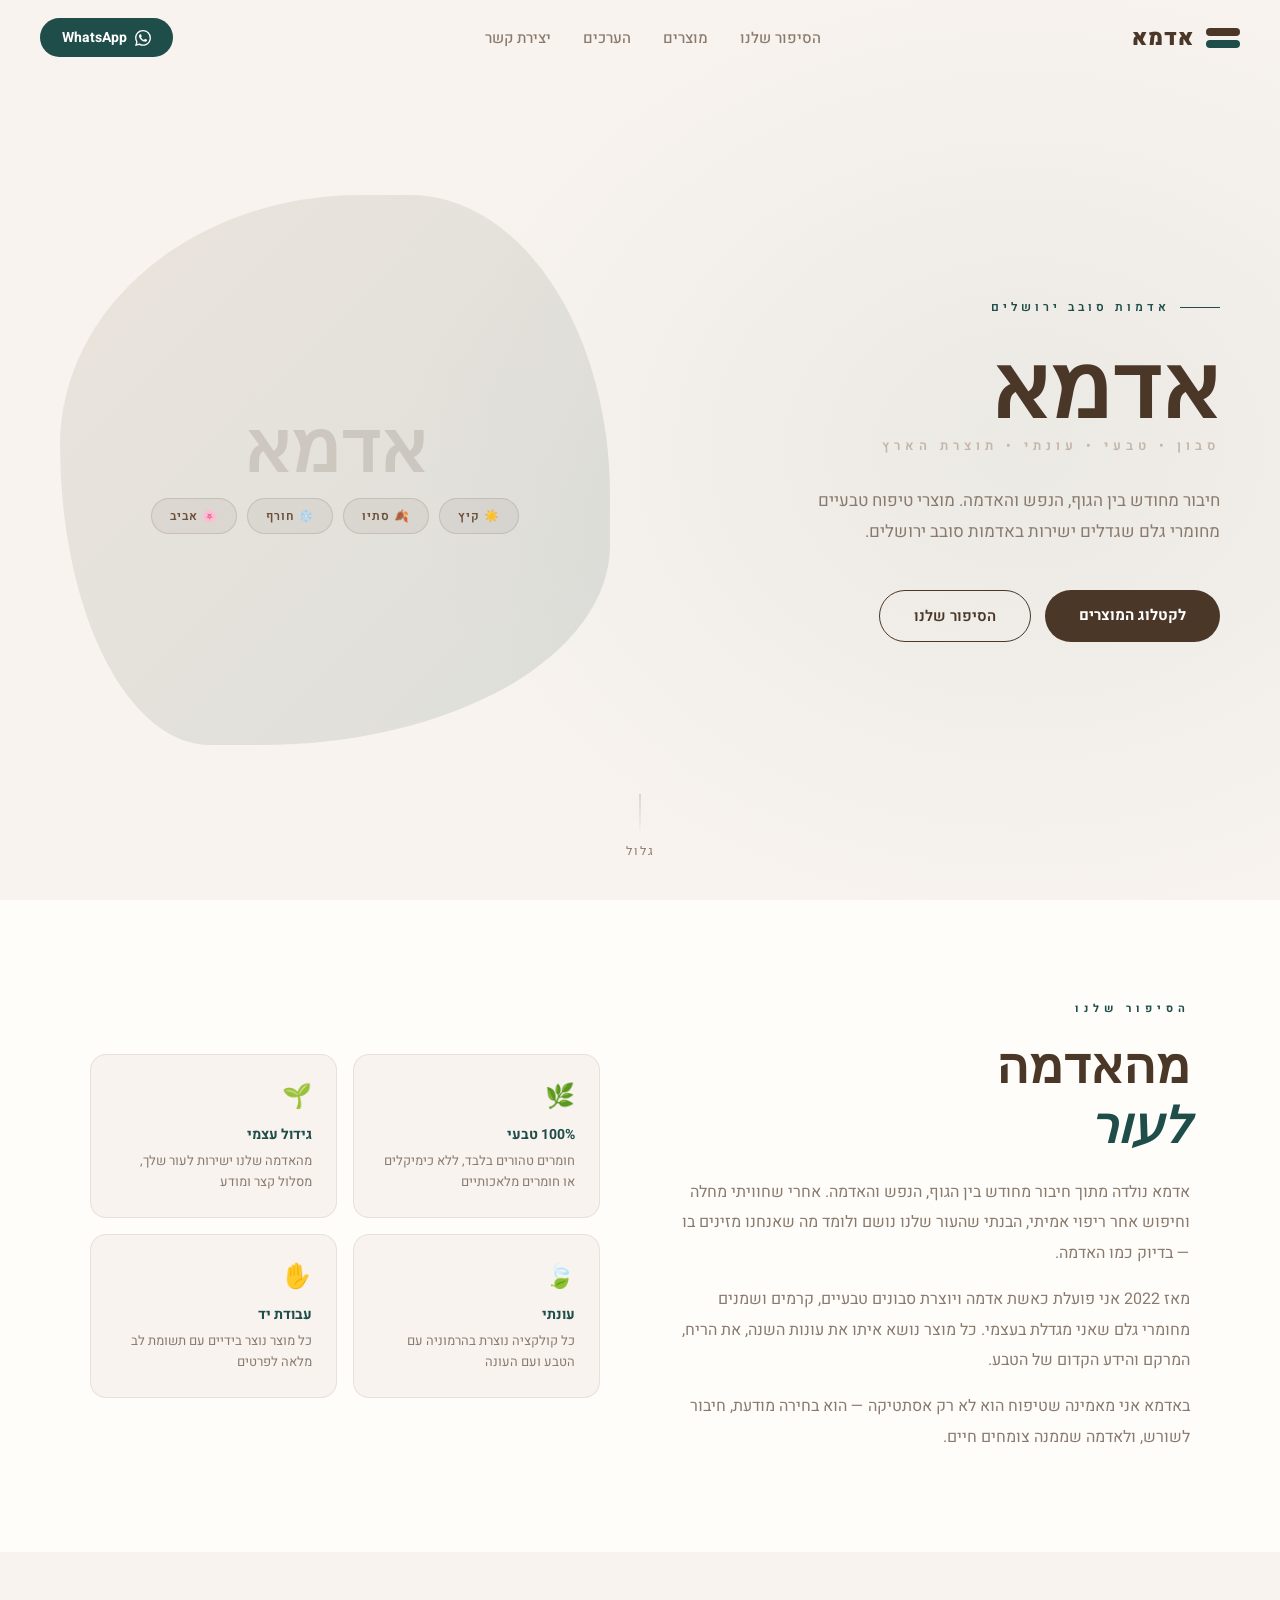
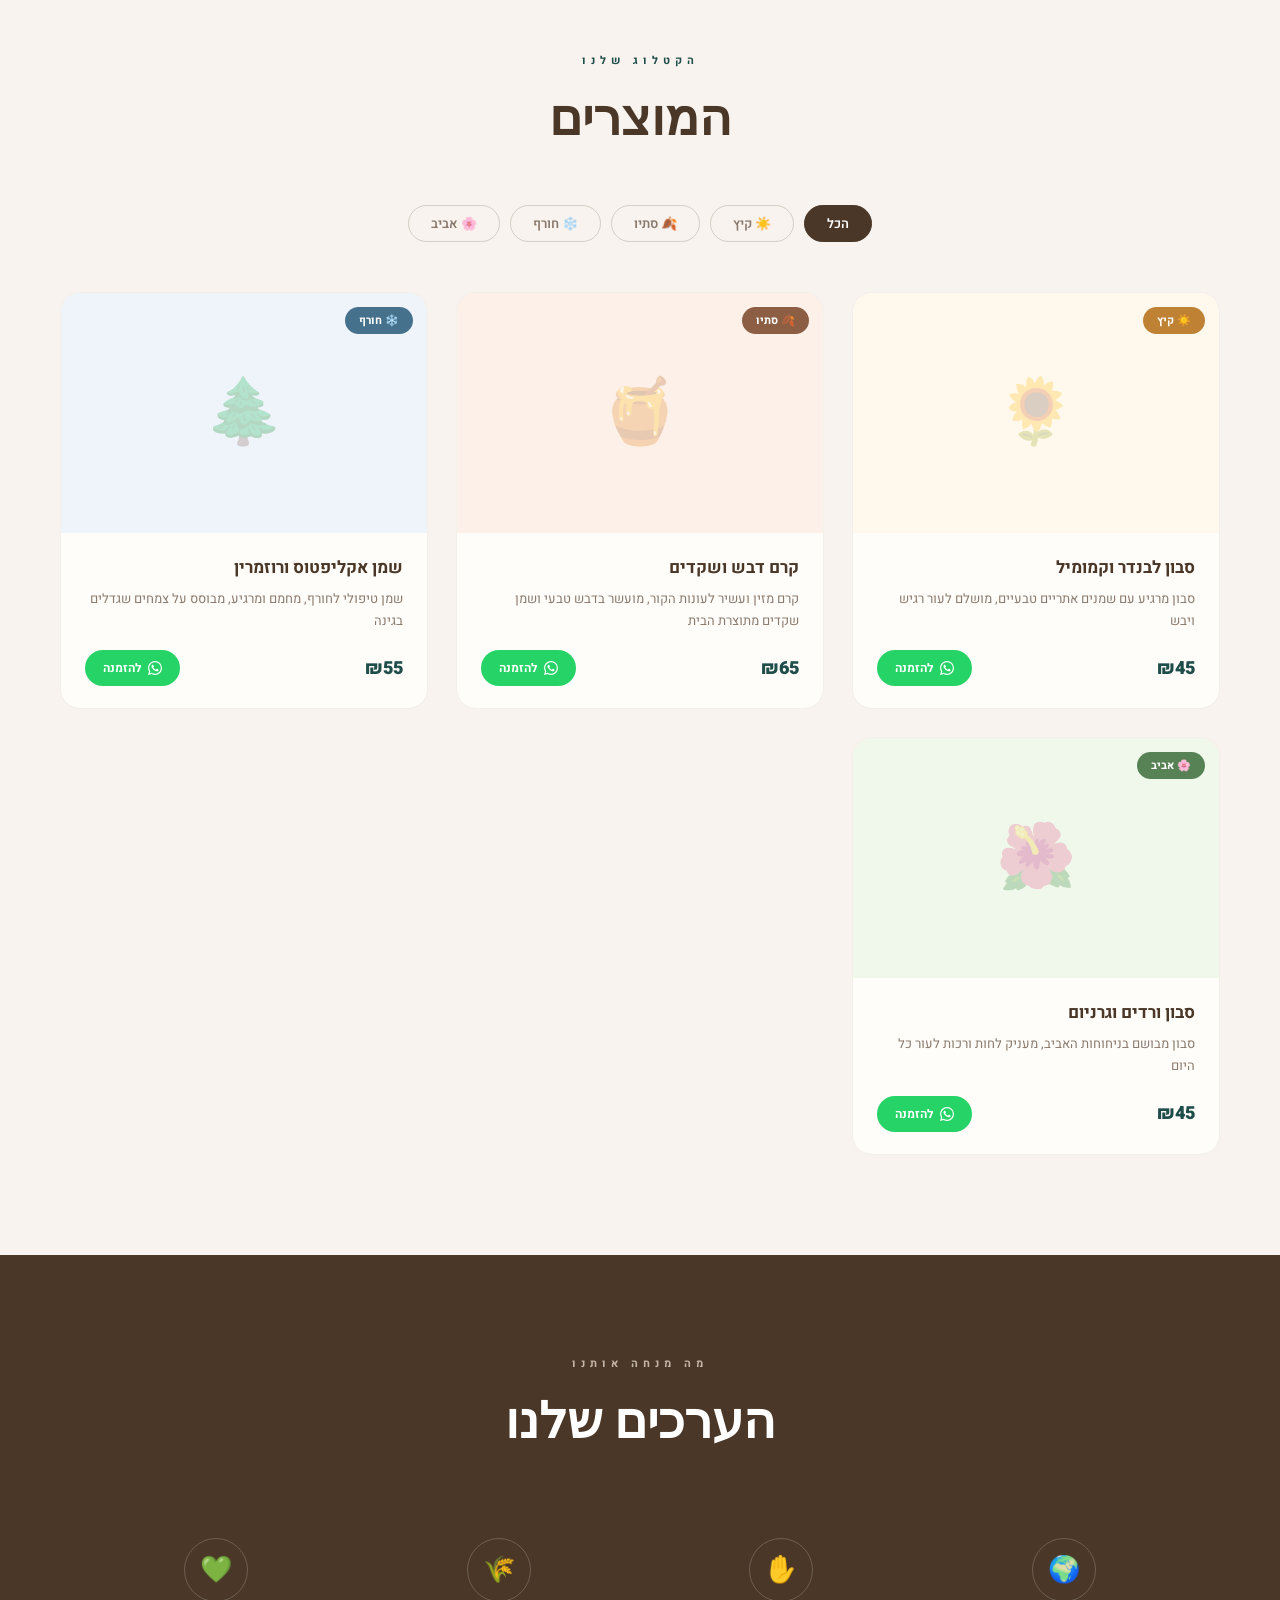
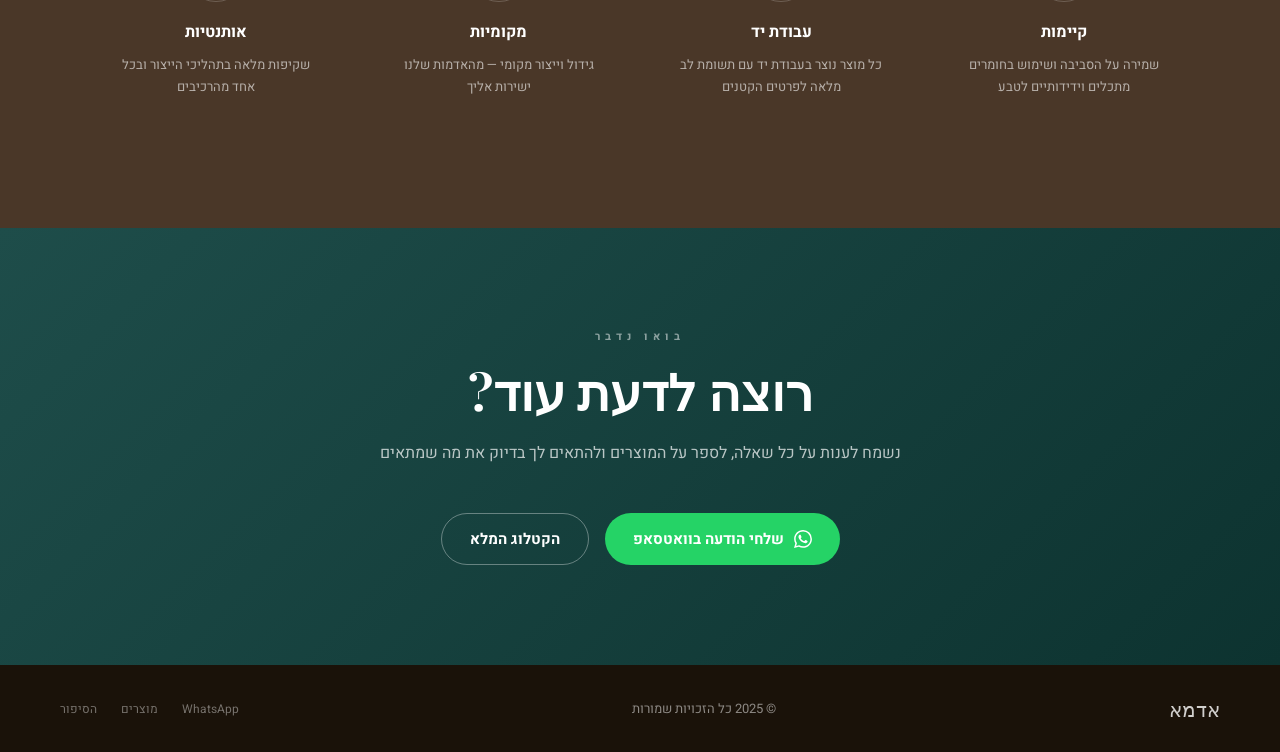
<file: html לגיטהאב אדמא.html>
<!DOCTYPE html>
<html lang="he" dir="rtl">
<head>
<meta charset="UTF-8">
<meta name="viewport" content="width=device-width, initial-scale=1.0">
<title>אדמא – סבון טבעי עונתי | תוצרת הארץ</title>
<meta name="description" content="אדמא – סבונים טבעיים, קרמים ושמנים מחומרי גלם מאדמות סובב ירושלים. כל מוצר נושא את עונות השנה.">
<link rel="preconnect" href="https://fonts.googleapis.com">
<link href="https://fonts.googleapis.com/css2?family=Heebo:wght@300;400;600;700;900&family=Playfair+Display:ital,wght@0,700;1,400&display=swap" rel="stylesheet">
<style>
*,*::before,*::after{box-sizing:border-box;margin:0;padding:0;}
:root{
  --brown:#4A3728;
  --brown-mid:#6B4F3A;
  --teal:#1E4D4A;
  --teal-light:#2A6B67;
  --beige:#C4B5A8;
  --cream:#F8F3EE;
  --warm-white:#FFFDF9;
  --text:#2C2218;
  --text-muted:#8A7A6E;
}
html{scroll-behavior:smooth;}
body{font-family:'Heebo',sans-serif;background:var(--cream);color:var(--text);overflow-x:hidden;}

/* NAV */
nav{position:fixed;top:0;width:100%;z-index:100;padding:18px 40px;display:flex;align-items:center;justify-content:space-between;transition:all .4s ease;}
nav.scrolled{background:rgba(248,243,238,.95);backdrop-filter:blur(12px);box-shadow:0 1px 20px rgba(74,55,40,.08);}
.nav-logo{display:flex;align-items:center;gap:12px;text-decoration:none;}
.nav-logo-mark{width:34px;height:20px;position:relative;}
.nav-logo-mark span{position:absolute;width:100%;height:8px;border-radius:10px;display:block;}
.nav-logo-mark span:first-child{top:0;background:var(--brown);}
.nav-logo-mark span:last-child{bottom:0;background:var(--teal);}
.nav-logo-name{font-size:22px;font-weight:900;color:var(--brown);letter-spacing:1px;}
.nav-links{display:flex;gap:32px;list-style:none;}
.nav-links a{text-decoration:none;color:var(--text-muted);font-size:15px;font-weight:500;transition:color .3s;}
.nav-links a:hover{color:var(--teal);}
.nav-wa{display:inline-flex;align-items:center;gap:8px;padding:9px 22px;background:var(--teal);color:#fff;border-radius:24px;text-decoration:none;font-size:14px;font-weight:700;transition:all .3s;}
.nav-wa:hover{background:var(--teal-light);transform:translateY(-1px);}

/* HERO */
.hero{min-height:100vh;display:grid;grid-template-columns:1fr 1fr;align-items:center;padding:120px 60px 80px;gap:60px;position:relative;overflow:hidden;}
.hero::before{content:'';position:absolute;inset:0;background:radial-gradient(ellipse 70% 80% at 80% 50%, rgba(30,77,74,.06) 0%, transparent 70%);}
.hero-text{position:relative;z-index:1;}
.hero-eyebrow{font-size:12px;letter-spacing:4px;color:var(--teal);font-weight:600;margin-bottom:20px;display:flex;align-items:center;gap:10px;}
.hero-eyebrow::before{content:'';width:40px;height:1px;background:var(--teal);}
.hero-h1{font-family:'Playfair Display',serif;font-size:clamp(56px,7vw,96px);color:var(--brown);line-height:1;margin-bottom:10px;}
.hero-h1 em{font-style:italic;color:var(--teal);}
.hero-sub{font-size:13px;letter-spacing:5px;color:var(--beige);font-weight:600;margin-bottom:30px;}
.hero-desc{font-size:17px;line-height:1.85;color:var(--text-muted);max-width:440px;margin-bottom:42px;}
.hero-cta{display:inline-flex;gap:14px;flex-wrap:wrap;}
.btn-primary{padding:14px 34px;background:var(--brown);color:#fff;border-radius:28px;text-decoration:none;font-weight:700;font-size:15px;transition:all .3s;}
.btn-primary:hover{background:var(--brown-mid);transform:translateY(-2px);box-shadow:0 8px 24px rgba(74,55,40,.25);}
.btn-ghost{padding:14px 34px;border:1.5px solid var(--brown);color:var(--brown);border-radius:28px;text-decoration:none;font-weight:600;font-size:15px;transition:all .3s;}
.btn-ghost:hover{background:var(--brown);color:#fff;}

.hero-visual{position:relative;z-index:1;}
.hero-orb{width:100%;aspect-ratio:1;border-radius:60% 40% 70% 30% / 50% 60% 40% 60%;background:linear-gradient(135deg,rgba(196,181,168,.25) 0%,rgba(30,77,74,.12) 100%);display:flex;align-items:center;justify-content:center;position:relative;animation:morph 8s ease-in-out infinite;}
@keyframes morph{0%,100%{border-radius:60% 40% 70% 30%/50% 60% 40% 60%;}50%{border-radius:40% 60% 30% 70%/60% 40% 60% 40%;}}
.hero-orb-text{text-align:center;}
.hero-orb-big{font-family:'Playfair Display',serif;font-size:72px;font-weight:700;color:var(--brown);opacity:.15;line-height:1;}
.hero-badges{display:flex;flex-wrap:wrap;gap:10px;justify-content:center;margin-top:20px;}
.hero-badge{padding:8px 18px;background:rgba(74,55,40,.06);border:1px solid rgba(74,55,40,.15);border-radius:20px;font-size:12px;color:var(--brown-mid);font-weight:600;letter-spacing:1px;}
.hero-scroll{position:absolute;bottom:40px;left:50%;transform:translateX(-50%);text-align:center;color:var(--text-muted);font-size:12px;letter-spacing:2px;display:flex;flex-direction:column;align-items:center;gap:8px;}
.scroll-line{width:1px;height:40px;background:linear-gradient(to bottom,var(--beige),transparent);animation:scrollAnim 2s ease-in-out infinite;}
@keyframes scrollAnim{0%,100%{opacity:.3;transform:scaleY(1);}50%{opacity:1;transform:scaleY(1.2);}}

/* STORY */
.story{padding:100px 60px;background:var(--warm-white);position:relative;}
.story-inner{max-width:1100px;margin:0 auto;display:grid;grid-template-columns:1fr 1fr;gap:80px;align-items:center;}
.section-label{font-size:11px;letter-spacing:5px;color:var(--teal);font-weight:700;margin-bottom:16px;text-transform:uppercase;}
.section-title{font-family:'Playfair Display',serif;font-size:clamp(32px,4vw,50px);color:var(--brown);line-height:1.2;margin-bottom:24px;}
.section-title em{font-style:italic;color:var(--teal);}
.story-body{font-size:16px;line-height:1.9;color:var(--text-muted);}
.story-body p+p{margin-top:16px;}
.story-cards{display:grid;grid-template-columns:1fr 1fr;gap:16px;}
.story-card{background:var(--cream);border-radius:16px;padding:24px;border:1px solid rgba(196,181,168,.3);}
.story-card-icon{font-size:24px;margin-bottom:10px;}
.story-card h4{color:var(--teal);font-size:14px;font-weight:700;margin-bottom:6px;}
.story-card p{color:var(--text-muted);font-size:13px;line-height:1.6;}

/* PRODUCTS */
.products{padding:100px 60px;background:var(--cream);}
.products-inner{max-width:1200px;margin:0 auto;}
.products-header{text-align:center;margin-bottom:60px;}
.filter-bar{display:flex;gap:10px;justify-content:center;flex-wrap:wrap;margin-bottom:50px;}
.filter-btn{padding:8px 22px;border-radius:22px;border:1.5px solid rgba(74,55,40,.2);background:transparent;color:var(--text-muted);font-size:13px;font-weight:600;cursor:pointer;transition:all .25s;font-family:'Heebo',sans-serif;}
.filter-btn.active,.filter-btn:hover{background:var(--brown);color:#fff;border-color:var(--brown);}
.products-grid{display:grid;grid-template-columns:repeat(auto-fill,minmax(300px,1fr));gap:28px;}
.product-card{background:var(--warm-white);border-radius:20px;overflow:hidden;border:1px solid rgba(196,181,168,.2);transition:all .3s;cursor:default;}
.product-card:hover{transform:translateY(-6px);box-shadow:0 16px 48px rgba(74,55,40,.12);}
.product-card.hidden{display:none;}
.product-img{height:240px;display:flex;align-items:center;justify-content:center;position:relative;overflow:hidden;}
.product-img img{width:100%;height:100%;object-fit:cover;}
.product-img-placeholder{font-size:64px;opacity:.25;}
.season-tag{position:absolute;top:14px;right:14px;padding:5px 14px;border-radius:18px;font-size:11px;font-weight:700;color:#fff;backdrop-filter:blur(8px);}
.tag-summer{background:rgba(180,110,20,.85);}
.tag-autumn{background:rgba(120,70,40,.85);}
.tag-winter{background:rgba(40,90,120,.85);}
.tag-spring{background:rgba(60,110,60,.85);}
.tag-all{background:rgba(30,77,74,.85);}
.product-body{padding:22px 24px;}
.product-name{font-size:17px;font-weight:700;color:var(--brown);margin-bottom:8px;}
.product-desc{font-size:13px;color:var(--text-muted);line-height:1.7;margin-bottom:18px;}
.product-foot{display:flex;align-items:center;justify-content:space-between;}
.product-price{font-size:18px;font-weight:900;color:var(--teal);}
.wa-link{display:inline-flex;align-items:center;gap:6px;padding:9px 18px;background:#25D366;color:#fff;border-radius:18px;font-size:12px;font-weight:700;text-decoration:none;transition:all .25s;}
.wa-link:hover{background:#1fba5a;transform:scale(1.04);}

/* VALUES */
.values{padding:100px 60px;background:var(--brown);color:#fff;}
.values-inner{max-width:1100px;margin:0 auto;}
.values-header{text-align:center;margin-bottom:60px;}
.values-header .section-label{color:var(--beige);}
.values-header .section-title{color:#fff;}
.values-grid{display:grid;grid-template-columns:repeat(4,1fr);gap:30px;}
.value-card{text-align:center;padding:30px 20px;}
.value-icon{width:64px;height:64px;margin:0 auto 18px;border-radius:50%;border:1.5px solid rgba(255,255,255,.2);display:flex;align-items:center;justify-content:center;font-size:26px;}
.value-card h3{font-size:16px;font-weight:700;margin-bottom:10px;color:#fff;}
.value-card p{font-size:13px;color:rgba(255,255,255,.6);line-height:1.7;}

/* CONTACT */
.contact{padding:100px 60px;background:linear-gradient(135deg,var(--teal) 0%,#0D3330 100%);color:#fff;text-align:center;}
.contact-inner{max-width:700px;margin:0 auto;}
.contact .section-label{color:rgba(255,255,255,.5);}
.contact .section-title{color:#fff;margin-bottom:18px;}
.contact-desc{font-size:16px;color:rgba(255,255,255,.7);line-height:1.8;margin-bottom:46px;}
.contact-btns{display:flex;gap:16px;justify-content:center;flex-wrap:wrap;}
.contact-btn{display:inline-flex;align-items:center;gap:10px;padding:14px 28px;border-radius:28px;font-size:15px;font-weight:700;text-decoration:none;transition:all .3s;}
.contact-btn-wa{background:#25D366;color:#fff;}
.contact-btn-wa:hover{background:#1fba5a;transform:translateY(-2px);}
.contact-btn-outline{border:1.5px solid rgba(255,255,255,.35);color:#fff;}
.contact-btn-outline:hover{background:rgba(255,255,255,.1);}

/* FOOTER */
footer{background:#1A1209;color:rgba(255,255,255,.5);padding:30px 60px;display:flex;align-items:center;justify-content:space-between;font-size:13px;}
.footer-logo{font-family:'Playfair Display',serif;font-size:20px;color:rgba(255,255,255,.8);}
.footer-links{display:flex;gap:24px;}
.footer-links a{color:rgba(255,255,255,.4);text-decoration:none;font-size:12px;transition:color .3s;}
.footer-links a:hover{color:rgba(255,255,255,.8);}

/* REVEAL ANIMATIONS */
.reveal{opacity:0;transform:translateY(28px);transition:opacity .7s ease,transform .7s ease;}
.reveal.visible{opacity:1;transform:translateY(0);}
.reveal-delay-1{transition-delay:.1s;}
.reveal-delay-2{transition-delay:.2s;}
.reveal-delay-3{transition-delay:.3s;}
.reveal-delay-4{transition-delay:.4s;}

/* RESPONSIVE */
@media(max-width:900px){
  nav{padding:16px 24px;}
  .nav-links{display:none;}
  .hero{grid-template-columns:1fr;padding:100px 24px 60px;gap:40px;}
  .hero-visual{display:none;}
  .story{padding:70px 24px;}
  .story-inner{grid-template-columns:1fr;gap:40px;}
  .products{padding:70px 24px;}
  .values{padding:70px 24px;}
  .values-grid{grid-template-columns:1fr 1fr;}
  .contact{padding:70px 24px;}
  footer{flex-direction:column;gap:16px;text-align:center;padding:24px;}
}
</style>
</head>
<body>

<!-- NAV -->
<nav id="nav">
  <a href="#" class="nav-logo">
    <div class="nav-logo-mark"><span></span><span></span></div>
    <span class="nav-logo-name">אדמא</span>
  </a>
  <ul class="nav-links">
    <li><a href="#story">הסיפור שלנו</a></li>
    <li><a href="#products">מוצרים</a></li>
    <li><a href="#values">הערכים</a></li>
    <li><a href="#contact">יצירת קשר</a></li>
  </ul>
  <a href="https://wa.me/972548858424" target="_blank" class="nav-wa">
    <svg width="16" height="16" viewBox="0 0 24 24" fill="currentColor"><path d="M17.472 14.382c-.297-.149-1.758-.867-2.03-.967-.273-.099-.471-.148-.67.15-.197.297-.767.966-.94 1.164-.173.199-.347.223-.644.075-.297-.15-1.255-.463-2.39-1.475-.883-.788-1.48-1.761-1.653-2.059-.173-.297-.018-.458.13-.606.134-.133.298-.347.446-.52.149-.174.198-.298.298-.497.099-.198.05-.371-.025-.52-.075-.149-.669-1.612-.916-2.207-.242-.579-.487-.5-.669-.51-.173-.008-.371-.01-.57-.01-.198 0-.52.074-.792.372-.272.297-1.04 1.016-1.04 2.479 0 1.462 1.065 2.875 1.213 3.074.149.198 2.096 3.2 5.077 4.487.709.306 1.262.489 1.694.625.712.227 1.36.195 1.871.118.571-.085 1.758-.719 2.006-1.413.248-.694.248-1.289.173-1.413-.074-.124-.272-.198-.57-.347m-5.421 7.403h-.004a9.87 9.87 0 01-5.031-1.378l-.361-.214-3.741.982.998-3.648-.235-.374a9.86 9.86 0 01-1.51-5.26c.001-5.45 4.436-9.884 9.888-9.884 2.64 0 5.122 1.03 6.988 2.898a9.825 9.825 0 012.893 6.994c-.003 5.45-4.437 9.884-9.885 9.884m8.413-18.297A11.815 11.815 0 0012.05 0C5.495 0 .16 5.335.157 11.892c0 2.096.547 4.142 1.588 5.945L.057 24l6.305-1.654a11.882 11.882 0 005.683 1.448h.005c6.554 0 11.89-5.335 11.893-11.893a11.821 11.821 0 00-3.48-8.413z"/></svg>
    WhatsApp
  </a>
</nav>

<!-- HERO -->
<section class="hero" id="home">
  <div class="hero-text">
    <div class="hero-eyebrow">אדמות סובב ירושלים</div>
    <h1 class="hero-h1">אדמא</h1>
    <div class="hero-sub">סבון • טבעי • עונתי • תוצרת הארץ</div>
    <p class="hero-desc">חיבור מחודש בין הגוף, הנפש והאדמה. מוצרי טיפוח טבעיים מחומרי גלם שגדלים ישירות באדמות סובב ירושלים.</p>
    <div class="hero-cta">
      <a href="#products" class="btn-primary">לקטלוג המוצרים</a>
      <a href="#story" class="btn-ghost">הסיפור שלנו</a>
    </div>
  </div>
  <div class="hero-visual">
    <div class="hero-orb">
      <div class="hero-orb-text">
        <div class="hero-orb-big">אדמא</div>
        <div class="hero-badges">
          <span class="hero-badge">☀️ קיץ</span>
          <span class="hero-badge">🍂 סתיו</span>
          <span class="hero-badge">❄️ חורף</span>
          <span class="hero-badge">🌸 אביב</span>
        </div>
      </div>
    </div>
  </div>
  <div class="hero-scroll">
    <div class="scroll-line"></div>
    <span>גלול</span>
  </div>
</section>

<!-- STORY -->
<section class="story" id="story">
  <div class="story-inner">
    <div class="reveal">
      <div class="section-label">הסיפור שלנו</div>
      <h2 class="section-title">מהאדמה<br><em>לעור</em></h2>
      <div class="story-body">
        <p>אדמא נולדה מתוך חיבור מחודש בין הגוף, הנפש והאדמה. אחרי שחוויתי מחלה וחיפוש אחר ריפוי אמיתי, הבנתי שהעור שלנו נושם ולומד מה שאנחנו מזינים בו — בדיוק כמו האדמה.</p>
        <p>מאז 2022 אני פועלת כאשת אדמה ויוצרת סבונים טבעיים, קרמים ושמנים מחומרי גלם שאני מגדלת בעצמי. כל מוצר נושא איתו את עונות השנה, את הריח, המרקם והידע הקדום של הטבע.</p>
        <p>באדמא אני מאמינה שטיפוח הוא לא רק אסתטיקה — הוא בחירה מודעת, חיבור לשורש, ולאדמה שממנה צומחים חיים.</p>
      </div>
    </div>
    <div class="story-cards reveal reveal-delay-2">
      <div class="story-card">
        <div class="story-card-icon">🌿</div>
        <h4>100% טבעי</h4>
        <p>חומרים טהורים בלבד, ללא כימיקלים או חומרים מלאכותיים</p>
      </div>
      <div class="story-card">
        <div class="story-card-icon">🌱</div>
        <h4>גידול עצמי</h4>
        <p>מהאדמה שלנו ישירות לעור שלך, מסלול קצר ומודע</p>
      </div>
      <div class="story-card">
        <div class="story-card-icon">🍃</div>
        <h4>עונתי</h4>
        <p>כל קולקציה נוצרת בהרמוניה עם הטבע ועם העונה</p>
      </div>
      <div class="story-card">
        <div class="story-card-icon">✋</div>
        <h4>עבודת יד</h4>
        <p>כל מוצר נוצר בידיים עם תשומת לב מלאה לפרטים</p>
      </div>
    </div>
  </div>
</section>

<!-- PRODUCTS -->
<section class="products" id="products">
  <div class="products-inner">
    <div class="products-header reveal">
      <div class="section-label">הקטלוג שלנו</div>
      <h2 class="section-title">המוצרים</h2>
    </div>
    <div class="filter-bar reveal">
      <button class="filter-btn active" data-filter="all">הכל</button>
      <button class="filter-btn" data-filter="summer">☀️ קיץ</button>
      <button class="filter-btn" data-filter="autumn">🍂 סתיו</button>
      <button class="filter-btn" data-filter="winter">❄️ חורף</button>
      <button class="filter-btn" data-filter="spring">🌸 אביב</button>
    </div>
    <div class="products-grid" id="productsGrid">

      <!-- מוצר 1 -->
      <div class="product-card reveal" data-season="summer">
        <div class="product-img" style="background:#FFF8EC;">
          <span class="product-img-placeholder">🌻</span>
          <span class="season-tag tag-summer">☀️ קיץ</span>
        </div>
        <div class="product-body">
          <div class="product-name">סבון לבנדר וקמומיל</div>
          <div class="product-desc">סבון מרגיע עם שמנים אתריים טבעיים, מושלם לעור רגיש ויבש</div>
          <div class="product-foot">
            <span class="product-price">₪45</span>
            <a href="https://wa.me/972548858424?text=היי, אני מעוניינת לשמוע על סבון לבנדר וקמומיל" target="_blank" class="wa-link">
              <svg width="14" height="14" viewBox="0 0 24 24" fill="currentColor"><path d="M17.472 14.382c-.297-.149-1.758-.867-2.03-.967-.273-.099-.471-.148-.67.15-.197.297-.767.966-.94 1.164-.173.199-.347.223-.644.075-.297-.15-1.255-.463-2.39-1.475-.883-.788-1.48-1.761-1.653-2.059-.173-.297-.018-.458.13-.606.134-.133.298-.347.446-.52.149-.174.198-.298.298-.497.099-.198.05-.371-.025-.52-.075-.149-.669-1.612-.916-2.207-.242-.579-.487-.5-.669-.51-.173-.008-.371-.01-.57-.01-.198 0-.52.074-.792.372-.272.297-1.04 1.016-1.04 2.479 0 1.462 1.065 2.875 1.213 3.074.149.198 2.096 3.2 5.077 4.487.709.306 1.262.489 1.694.625.712.227 1.36.195 1.871.118.571-.085 1.758-.719 2.006-1.413.248-.694.248-1.289.173-1.413-.074-.124-.272-.198-.57-.347m-5.421 7.403h-.004a9.87 9.87 0 01-5.031-1.378l-.361-.214-3.741.982.998-3.648-.235-.374a9.86 9.86 0 01-1.51-5.26c.001-5.45 4.436-9.884 9.888-9.884 2.64 0 5.122 1.03 6.988 2.898a9.825 9.825 0 012.893 6.994c-.003 5.45-4.437 9.884-9.885 9.884m8.413-18.297A11.815 11.815 0 0012.05 0C5.495 0 .16 5.335.157 11.892c0 2.096.547 4.142 1.588 5.945L.057 24l6.305-1.654a11.882 11.882 0 005.683 1.448h.005c6.554 0 11.89-5.335 11.893-11.893a11.821 11.821 0 00-3.48-8.413z"/></svg>
              להזמנה
            </a>
          </div>
        </div>
      </div>

      <!-- מוצר 2 -->
      <div class="product-card reveal reveal-delay-1" data-season="autumn">
        <div class="product-img" style="background:#FDF0E8;">
          <span class="product-img-placeholder">🍯</span>
          <span class="season-tag tag-autumn">🍂 סתיו</span>
        </div>
        <div class="product-body">
          <div class="product-name">קרם דבש ושקדים</div>
          <div class="product-desc">קרם מזין ועשיר לעונות הקור, מועשר בדבש טבעי ושמן שקדים מתוצרת הבית</div>
          <div class="product-foot">
            <span class="product-price">₪65</span>
            <a href="https://wa.me/972548858424?text=היי, אני מעוניינת לשמוע על קרם דבש ושקדים" target="_blank" class="wa-link">
              <svg width="14" height="14" viewBox="0 0 24 24" fill="currentColor"><path d="M17.472 14.382c-.297-.149-1.758-.867-2.03-.967-.273-.099-.471-.148-.67.15-.197.297-.767.966-.94 1.164-.173.199-.347.223-.644.075-.297-.15-1.255-.463-2.39-1.475-.883-.788-1.48-1.761-1.653-2.059-.173-.297-.018-.458.13-.606.134-.133.298-.347.446-.52.149-.174.198-.298.298-.497.099-.198.05-.371-.025-.52-.075-.149-.669-1.612-.916-2.207-.242-.579-.487-.5-.669-.51-.173-.008-.371-.01-.57-.01-.198 0-.52.074-.792.372-.272.297-1.04 1.016-1.04 2.479 0 1.462 1.065 2.875 1.213 3.074.149.198 2.096 3.2 5.077 4.487.709.306 1.262.489 1.694.625.712.227 1.36.195 1.871.118.571-.085 1.758-.719 2.006-1.413.248-.694.248-1.289.173-1.413-.074-.124-.272-.198-.57-.347m-5.421 7.403h-.004a9.87 9.87 0 01-5.031-1.378l-.361-.214-3.741.982.998-3.648-.235-.374a9.86 9.86 0 01-1.51-5.26c.001-5.45 4.436-9.884 9.888-9.884 2.64 0 5.122 1.03 6.988 2.898a9.825 9.825 0 012.893 6.994c-.003 5.45-4.437 9.884-9.885 9.884m8.413-18.297A11.815 11.815 0 0012.05 0C5.495 0 .16 5.335.157 11.892c0 2.096.547 4.142 1.588 5.945L.057 24l6.305-1.654a11.882 11.882 0 005.683 1.448h.005c6.554 0 11.89-5.335 11.893-11.893a11.821 11.821 0 00-3.48-8.413z"/></svg>
              להזמנה
            </a>
          </div>
        </div>
      </div>

      <!-- מוצר 3 -->
      <div class="product-card reveal reveal-delay-2" data-season="winter">
        <div class="product-img" style="background:#EFF4FA;">
          <span class="product-img-placeholder">🌲</span>
          <span class="season-tag tag-winter">❄️ חורף</span>
        </div>
        <div class="product-body">
          <div class="product-name">שמן אקליפטוס ורוזמרין</div>
          <div class="product-desc">שמן טיפולי לחורף, מחמם ומרגיע, מבוסס על צמחים שגדלים בגינה</div>
          <div class="product-foot">
            <span class="product-price">₪55</span>
            <a href="https://wa.me/972548858424?text=היי, אני מעוניינת לשמוע על שמן אקליפטוס ורוזמרין" target="_blank" class="wa-link">
              <svg width="14" height="14" viewBox="0 0 24 24" fill="currentColor"><path d="M17.472 14.382c-.297-.149-1.758-.867-2.03-.967-.273-.099-.471-.148-.67.15-.197.297-.767.966-.94 1.164-.173.199-.347.223-.644.075-.297-.15-1.255-.463-2.39-1.475-.883-.788-1.48-1.761-1.653-2.059-.173-.297-.018-.458.13-.606.134-.133.298-.347.446-.52.149-.174.198-.298.298-.497.099-.198.05-.371-.025-.52-.075-.149-.669-1.612-.916-2.207-.242-.579-.487-.5-.669-.51-.173-.008-.371-.01-.57-.01-.198 0-.52.074-.792.372-.272.297-1.04 1.016-1.04 2.479 0 1.462 1.065 2.875 1.213 3.074.149.198 2.096 3.2 5.077 4.487.709.306 1.262.489 1.694.625.712.227 1.36.195 1.871.118.571-.085 1.758-.719 2.006-1.413.248-.694.248-1.289.173-1.413-.074-.124-.272-.198-.57-.347m-5.421 7.403h-.004a9.87 9.87 0 01-5.031-1.378l-.361-.214-3.741.982.998-3.648-.235-.374a9.86 9.86 0 01-1.51-5.26c.001-5.45 4.436-9.884 9.888-9.884 2.64 0 5.122 1.03 6.988 2.898a9.825 9.825 0 012.893 6.994c-.003 5.45-4.437 9.884-9.885 9.884m8.413-18.297A11.815 11.815 0 0012.05 0C5.495 0 .16 5.335.157 11.892c0 2.096.547 4.142 1.588 5.945L.057 24l6.305-1.654a11.882 11.882 0 005.683 1.448h.005c6.554 0 11.89-5.335 11.893-11.893a11.821 11.821 0 00-3.48-8.413z"/></svg>
              להזמנה
            </a>
          </div>
        </div>
      </div>

      <!-- מוצר 4 -->
      <div class="product-card reveal" data-season="spring">
        <div class="product-img" style="background:#EFF8EA;">
          <span class="product-img-placeholder">🌺</span>
          <span class="season-tag tag-spring">🌸 אביב</span>
        </div>
        <div class="product-body">
          <div class="product-name">סבון ורדים וגרניום</div>
          <div class="product-desc">סבון מבושם בניחוחות האביב, מעניק לחות ורכות לעור כל היום</div>
          <div class="product-foot">
            <span class="product-price">₪45</span>
            <a href="https://wa.me/972548858424?text=היי, אני מעוניינת לשמוע על סבון ורדים וגרניום" target="_blank" class="wa-link">
              <svg width="14" height="14" viewBox="0 0 24 24" fill="currentColor"><path d="M17.472 14.382c-.297-.149-1.758-.867-2.03-.967-.273-.099-.471-.148-.67.15-.197.297-.767.966-.94 1.164-.173.199-.347.223-.644.075-.297-.15-1.255-.463-2.39-1.475-.883-.788-1.48-1.761-1.653-2.059-.173-.297-.018-.458.13-.606.134-.133.298-.347.446-.52.149-.174.198-.298.298-.497.099-.198.05-.371-.025-.52-.075-.149-.669-1.612-.916-2.207-.242-.579-.487-.5-.669-.51-.173-.008-.371-.01-.57-.01-.198 0-.52.074-.792.372-.272.297-1.04 1.016-1.04 2.479 0 1.462 1.065 2.875 1.213 3.074.149.198 2.096 3.2 5.077 4.487.709.306 1.262.489 1.694.625.712.227 1.36.195 1.871.118.571-.085 1.758-.719 2.006-1.413.248-.694.248-1.289.173-1.413-.074-.124-.272-.198-.57-.347m-5.421 7.403h-.004a9.87 9.87 0 01-5.031-1.378l-.361-.214-3.741.982.998-3.648-.235-.374a9.86 9.86 0 01-1.51-5.26c.001-5.45 4.436-9.884 9.888-9.884 2.64 0 5.122 1.03 6.988 2.898a9.825 9.825 0 012.893 6.994c-.003 5.45-4.437 9.884-9.885 9.884m8.413-18.297A11.815 11.815 0 0012.05 0C5.495 0 .16 5.335.157 11.892c0 2.096.547 4.142 1.588 5.945L.057 24l6.305-1.654a11.882 11.882 0 005.683 1.448h.005c6.554 0 11.89-5.335 11.893-11.893a11.821 11.821 0 00-3.48-8.413z"/></svg>
              להזמנה
            </a>
          </div>
        </div>
      </div>

    </div>
  </div>
</section>

<!-- VALUES -->
<section class="values" id="values">
  <div class="values-inner">
    <div class="values-header reveal">
      <div class="section-label">מה מנחה אותנו</div>
      <h2 class="section-title" style="color:#fff;">הערכים שלנו</h2>
    </div>
    <div class="values-grid">
      <div class="value-card reveal">
        <div class="value-icon">🌍</div>
        <h3>קיימות</h3>
        <p>שמירה על הסביבה ושימוש בחומרים מתכלים וידידותיים לטבע</p>
      </div>
      <div class="value-card reveal reveal-delay-1">
        <div class="value-icon">✋</div>
        <h3>עבודת יד</h3>
        <p>כל מוצר נוצר בעבודת יד עם תשומת לב מלאה לפרטים הקטנים</p>
      </div>
      <div class="value-card reveal reveal-delay-2">
        <div class="value-icon">🌾</div>
        <h3>מקומיות</h3>
        <p>גידול וייצור מקומי — מהאדמות שלנו ישירות אליך</p>
      </div>
      <div class="value-card reveal reveal-delay-3">
        <div class="value-icon">💚</div>
        <h3>אותנטיות</h3>
        <p>שקיפות מלאה בתהליכי הייצור ובכל אחד מהרכיבים</p>
      </div>
    </div>
  </div>
</section>

<!-- CONTACT -->
<section class="contact" id="contact">
  <div class="contact-inner">
    <div class="section-label">בואו נדבר</div>
    <h2 class="section-title reveal">רוצה לדעת עוד?</h2>
    <p class="contact-desc reveal">נשמח לענות על כל שאלה, לספר על המוצרים ולהתאים לך בדיוק את מה שמתאים</p>
    <div class="contact-btns reveal">
      <a href="https://wa.me/c/972548858424" target="_blank" class="contact-btn contact-btn-wa">
        <svg width="18" height="18" viewBox="0 0 24 24" fill="currentColor"><path d="M17.472 14.382c-.297-.149-1.758-.867-2.03-.967-.273-.099-.471-.148-.67.15-.197.297-.767.966-.94 1.164-.173.199-.347.223-.644.075-.297-.15-1.255-.463-2.39-1.475-.883-.788-1.48-1.761-1.653-2.059-.173-.297-.018-.458.13-.606.134-.133.298-.347.446-.52.149-.174.198-.298.298-.497.099-.198.05-.371-.025-.52-.075-.149-.669-1.612-.916-2.207-.242-.579-.487-.5-.669-.51-.173-.008-.371-.01-.57-.01-.198 0-.52.074-.792.372-.272.297-1.04 1.016-1.04 2.479 0 1.462 1.065 2.875 1.213 3.074.149.198 2.096 3.2 5.077 4.487.709.306 1.262.489 1.694.625.712.227 1.36.195 1.871.118.571-.085 1.758-.719 2.006-1.413.248-.694.248-1.289.173-1.413-.074-.124-.272-.198-.57-.347m-5.421 7.403h-.004a9.87 9.87 0 01-5.031-1.378l-.361-.214-3.741.982.998-3.648-.235-.374a9.86 9.86 0 01-1.51-5.26c.001-5.45 4.436-9.884 9.888-9.884 2.64 0 5.122 1.03 6.988 2.898a9.825 9.825 0 012.893 6.994c-.003 5.45-4.437 9.884-9.885 9.884m8.413-18.297A11.815 11.815 0 0012.05 0C5.495 0 .16 5.335.157 11.892c0 2.096.547 4.142 1.588 5.945L.057 24l6.305-1.654a11.882 11.882 0 005.683 1.448h.005c6.554 0 11.89-5.335 11.893-11.893a11.821 11.821 0 00-3.48-8.413z"/></svg>
        שלחי הודעה בוואטסאפ
      </a>
      <a href="https://wa.me/c/972548858424" target="_blank" class="contact-btn contact-btn-outline">הקטלוג המלא</a>
    </div>
  </div>
</section>

<!-- FOOTER -->
<footer>
  <span class="footer-logo">אדמא</span>
  <span>© 2025 כל הזכויות שמורות</span>
  <div class="footer-links">
    <a href="https://wa.me/c/972548858424" target="_blank">WhatsApp</a>
    <a href="#products">מוצרים</a>
    <a href="#story">הסיפור</a>
  </div>
</footer>

<script>
// Nav scroll
const nav = document.getElementById('nav');
window.addEventListener('scroll', () => {
  nav.classList.toggle('scrolled', window.scrollY > 50);
});

// Reveal on scroll
const reveals = document.querySelectorAll('.reveal');
const observer = new IntersectionObserver((entries) => {
  entries.forEach(e => { if (e.isIntersecting) e.target.classList.add('visible'); });
}, { threshold: 0.15 });
reveals.forEach(r => observer.observe(r));

// Filter
document.querySelectorAll('.filter-btn').forEach(btn => {
  btn.addEventListener('click', () => {
    document.querySelectorAll('.filter-btn').forEach(b => b.classList.remove('active'));
    btn.classList.add('active');
    const filter = btn.dataset.filter;
    document.querySelectorAll('.product-card').forEach(card => {
      card.classList.toggle('hidden', filter !== 'all' && card.dataset.season !== filter);
    });
  });
});
</script>
</body>
</html>
</file>
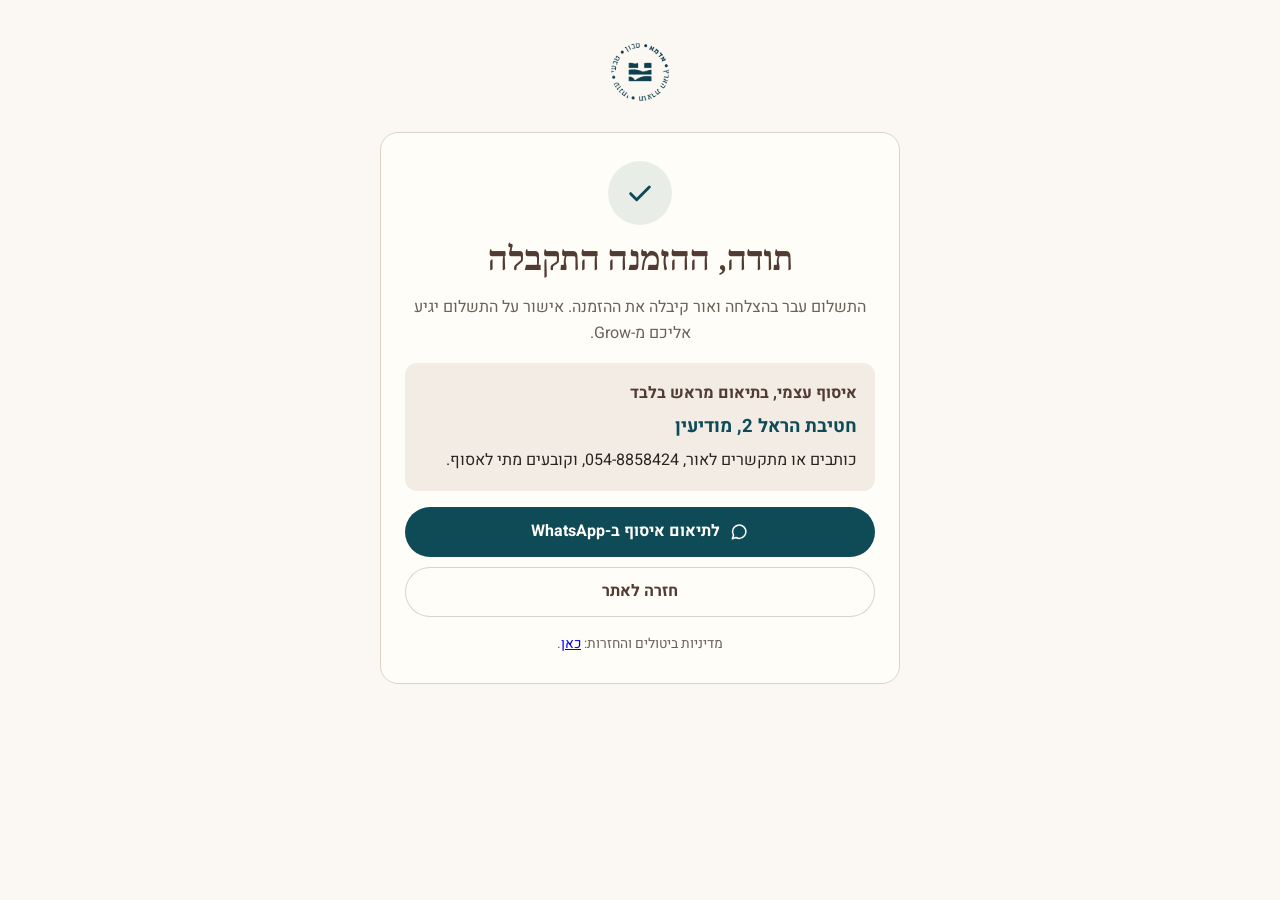
<file: thanks.html>
<!DOCTYPE html>
<html lang="he" dir="rtl">
<head>
  <meta charset="UTF-8">
  <meta name="viewport" content="width=device-width, initial-scale=1.0, viewport-fit=cover">
  <title>תודה על ההזמנה | אדמא</title>
  <meta name="robots" content="noindex">
  <meta name="theme-color" content="#fbf8f3">
  <link rel="icon" type="image/png" href="assets/images/adma-emblem-teal.png">
  <link rel="preconnect" href="https://fonts.googleapis.com">
  <link rel="preconnect" href="https://fonts.gstatic.com" crossorigin>
  <link href="https://fonts.googleapis.com/css2?family=Heebo:wght@400;500;700;800&amp;family=Noto+Serif+Hebrew:wght@600;700&amp;display=swap" rel="stylesheet">
  <style>
    *, *::before, *::after { box-sizing: border-box; }
    :root {
      --earth: #523b32; --forest: #0e4b57; --forest-deep: #0a3943;
      --paper: #fbf8f3; --wash: #f2ece5; --mint: #e8eee7; --ink: #2b231f; --muted: #6b6159;
      --line: #ded2c6; --white: #fffdf8; --radius: 18px; --radius-sm: 12px;
      --serif: "Noto Serif Hebrew", Georgia, serif;
    }
    html { background: var(--paper); }
    body { margin: 0; font-family: "Heebo", Arial, sans-serif; color: var(--ink); line-height: 1.6; }
    .wrap { max-width: 560px; margin: 0 auto; padding: 40px 20px 64px; display: grid; gap: 28px; }
    .brand { display: flex; justify-content: center; }
    .brand img { width: 64px; height: 64px; }
    .card { background: var(--white); border: 1px solid var(--line); border-radius: var(--radius); padding: 28px 24px; display: grid; gap: 16px; text-align: center; }
    .check { width: 64px; height: 64px; margin: 0 auto; border-radius: 50%; background: var(--mint); color: var(--forest); display: grid; place-items: center; }
    .check svg { width: 32px; height: 32px; }
    h1 { margin: 0; font-family: var(--serif); font-size: 2rem; color: var(--earth); line-height: 1.2; }
    p { margin: 0; }
    .lead { color: var(--muted); }
    .pickup { background: var(--wash); border-radius: var(--radius-sm); padding: 18px; display: grid; gap: 6px; text-align: right; }
    .pickup strong { color: var(--earth); }
    .pickup .addr { font-size: 1.15rem; font-weight: 700; color: var(--forest); }
    .btn {
      display: inline-flex; align-items: center; justify-content: center; gap: 9px;
      min-height: 50px; padding: 0 24px; border-radius: 999px; border: 1px solid transparent;
      font-weight: 700; font-size: 1rem; text-decoration: none; cursor: pointer;
    }
    .btn-forest { background: var(--forest); color: var(--white); }
    .btn-forest:hover { background: var(--forest-deep); }
    .btn-ghost { background: var(--white); color: var(--earth); border-color: rgba(82, 59, 50, 0.22); }
    .btn-ghost:hover { border-color: var(--earth); }
    .btn svg { width: 20px; height: 20px; }
    .actions { display: grid; gap: 10px; }
    .fine { font-size: 0.86rem; color: var(--muted); }
    .phone { direction: ltr; unicode-bidi: isolate; }
    a:focus-visible { outline: 2px solid var(--forest); outline-offset: 2px; }
  </style>
</head>
<body>
  <main class="wrap">
    <a class="brand" href="/" aria-label="אדמא - חזרה לאתר">
      <img src="assets/images/adma-emblem-teal.png" alt="">
    </a>

    <section class="card" aria-labelledby="title">
      <div class="check" aria-hidden="true">
        <svg viewBox="0 0 24 24"><path d="M5 12.5l4.5 4.5L19 7.5" fill="none" stroke="currentColor" stroke-width="2.2" stroke-linecap="round" stroke-linejoin="round"/></svg>
      </div>
      <h1 id="title">תודה, ההזמנה התקבלה</h1>
      <p class="lead">התשלום עבר בהצלחה ואור קיבלה את ההזמנה. אישור על התשלום יגיע אליכם מ-Grow.</p>

      <div class="pickup">
        <strong>איסוף עצמי, בתיאום מראש בלבד</strong>
        <p class="addr">חטיבת הראל 2, מודיעין</p>
        <p>כותבים או מתקשרים לאור, <span class="phone">054-8858424</span>, וקובעים מתי לאסוף.</p>
      </div>

      <div class="actions">
        <a class="btn btn-forest" id="waBtn" href="https://wa.me/972548858424" target="_blank" rel="noopener" aria-label="תיאום איסוף ב-WhatsApp (נפתח בחלון חדש)">
          <svg viewBox="0 0 24 24" aria-hidden="true"><path d="M4 20l1.4-4.2A8 8 0 1 1 8.3 18.6L4 20z" fill="none" stroke="currentColor" stroke-width="1.8" stroke-linejoin="round"/></svg>
          לתיאום איסוף ב-WhatsApp
        </a>
        <a class="btn btn-ghost" href="/">חזרה לאתר</a>
      </div>
      <p class="fine">מדיניות ביטולים והחזרות: <a href="legal/returns.html">כאן</a>.</p>
    </section>
  </main>

  <script>
    (function () {
      /* Clear the cart that was just paid for, and prefill the pickup message. */
      try { localStorage.removeItem("adma-cart"); } catch (e) {}
      var text = "היי אור, שילמתי עכשיו באתר של אדמא ואשמח לתאם איסוף.";
      document.getElementById("waBtn").href = "https://wa.me/972548858424?text=" + encodeURIComponent(text);
    })();
  </script>
</body>
</html>
</file>
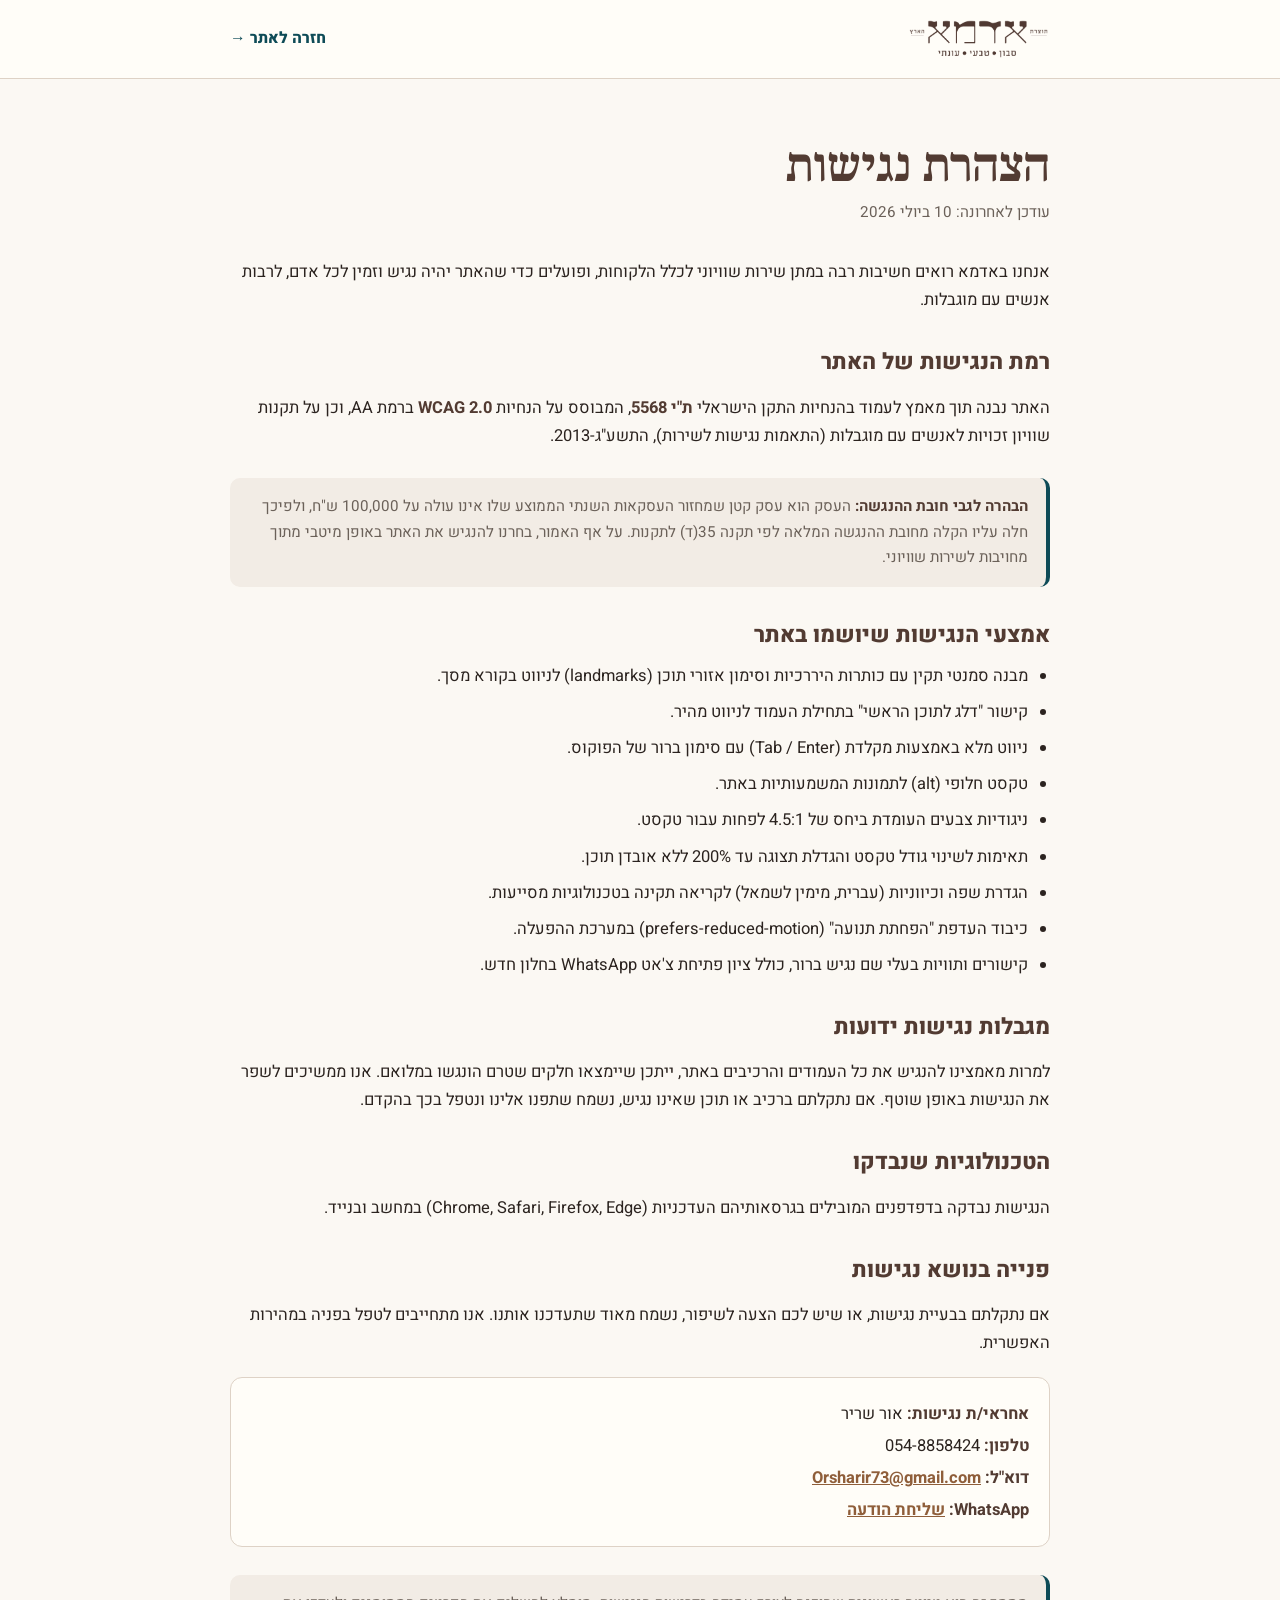
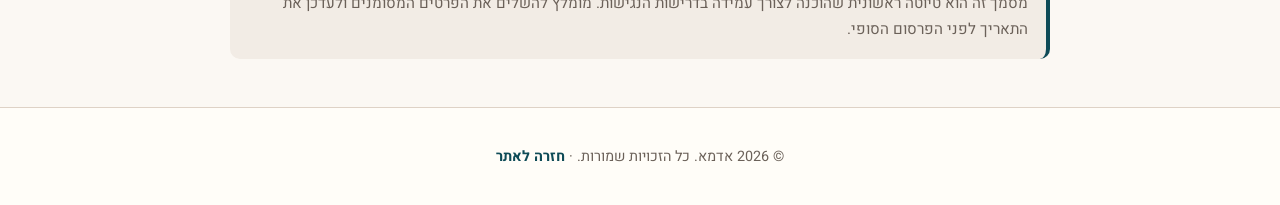
<file: legal/accessibility.html>
<!DOCTYPE html>
<html lang="he" dir="rtl">
<head>
  <meta charset="UTF-8">
  <meta name="viewport" content="width=device-width, initial-scale=1.0">
  <title>הצהרת נגישות | אדמא</title>
  <meta name="description" content="הצהרת הנגישות של אתר אדמא - סבון טבעי עונתי בעבודת יד.">
  <link rel="icon" type="image/png" href="../assets/images/adma-emblem-teal.png">
  <link rel="preconnect" href="https://fonts.googleapis.com">
  <link rel="preconnect" href="https://fonts.gstatic.com" crossorigin>
  <link href="https://fonts.googleapis.com/css2?family=Heebo:wght@300;400;500;600;700;800&amp;family=Noto+Serif+Hebrew:wght@500;700&amp;display=swap" rel="stylesheet">
  <link rel="stylesheet" href="legal.css">
</head>
<body>
  <a class="skip-link" href="#main">דלג לתוכן הראשי</a>
  <header class="legal-header">
    <div class="inner">
      <img src="../assets/images/adma-logo-brown.png" alt="אדמא - סבון טבעי עונתי">
      <a class="back" href="../index.html">חזרה לאתר →</a>
    </div>
  </header>

  <main class="legal" id="main">
    <h1>הצהרת נגישות</h1>
    <p class="updated">עודכן לאחרונה: 10 ביולי 2026</p>

    <p>אנחנו באדמא רואים חשיבות רבה במתן שירות שוויוני לכלל הלקוחות, ופועלים כדי שהאתר יהיה נגיש וזמין לכל אדם, לרבות אנשים עם מוגבלות.</p>

    <h2>רמת הנגישות של האתר</h2>
    <p>האתר נבנה תוך מאמץ לעמוד בהנחיות התקן הישראלי <strong>ת"י 5568</strong>, המבוסס על הנחיות <strong>WCAG 2.0</strong> ברמת AA, וכן על תקנות שוויון זכויות לאנשים עם מוגבלות (התאמות נגישות לשירות), התשע"ג-2013.</p>

    <div class="note">
      <strong>הבהרה לגבי חובת ההנגשה:</strong> העסק הוא עסק קטן שמחזור העסקאות השנתי הממוצע שלו אינו עולה על 100,000 ש"ח, ולפיכך חלה עליו הקלה מחובת ההנגשה המלאה לפי תקנה 35(ד) לתקנות. על אף האמור, בחרנו להנגיש את האתר באופן מיטבי מתוך מחויבות לשירות שוויוני.
    </div>

    <h2>אמצעי הנגישות שיושמו באתר</h2>
    <ul>
      <li>מבנה סמנטי תקין עם כותרות היררכיות וסימון אזורי תוכן (landmarks) לניווט בקורא מסך.</li>
      <li>קישור "דלג לתוכן הראשי" בתחילת העמוד לניווט מהיר.</li>
      <li>ניווט מלא באמצעות מקלדת (Tab / Enter) עם סימון ברור של הפוקוס.</li>
      <li>טקסט חלופי (alt) לתמונות המשמעותיות באתר.</li>
      <li>ניגודיות צבעים העומדת ביחס של 4.5:1 לפחות עבור טקסט.</li>
      <li>תאימות לשינוי גודל טקסט והגדלת תצוגה עד 200% ללא אובדן תוכן.</li>
      <li>הגדרת שפה וכיווניות (עברית, מימין לשמאל) לקריאה תקינה בטכנולוגיות מסייעות.</li>
      <li>כיבוד העדפת "הפחתת תנועה" (prefers-reduced-motion) במערכת ההפעלה.</li>
      <li>קישורים ותוויות בעלי שם נגיש ברור, כולל ציון פתיחת צ'אט WhatsApp בחלון חדש.</li>
    </ul>

    <h2>מגבלות נגישות ידועות</h2>
    <p>למרות מאמצינו להנגיש את כל העמודים והרכיבים באתר, ייתכן שיימצאו חלקים שטרם הונגשו במלואם. אנו ממשיכים לשפר את הנגישות באופן שוטף. אם נתקלתם ברכיב או תוכן שאינו נגיש, נשמח שתפנו אלינו ונטפל בכך בהקדם.</p>

    <h2>הטכנולוגיות שנבדקו</h2>
    <p>הנגישות נבדקה בדפדפנים המובילים בגרסאותיהם העדכניות (Chrome, Safari, Firefox, Edge) במחשב ובנייד.</p>

    <h2>פנייה בנושא נגישות</h2>
    <p>אם נתקלתם בבעיית נגישות, או שיש לכם הצעה לשיפור, נשמח מאוד שתעדכנו אותנו. אנו מתחייבים לטפל בפניה במהירות האפשרית.</p>
    <div class="contact-box">
      <p><strong>אחראי/ת נגישות:</strong> אור שריר</p>
      <p><strong>טלפון:</strong> 054-8858424</p>
      <p><strong>דוא"ל:</strong> <a href="mailto:Orsharir73@gmail.com">Orsharir73@gmail.com</a></p>
      <p><strong>WhatsApp:</strong> <a href="https://wa.me/972548858424" target="_blank" rel="noopener">שליחת הודעה</a></p>
    </div>

    <div class="note">
      מסמך זה הוא טיוטה ראשונית שהוכנה לצורך עמידה בדרישות הנגישות. מומלץ להשלים את הפרטים המסומנים ולעדכן את התאריך לפני הפרסום הסופי.
    </div>
  </main>

  <footer class="legal-footer">
    <p>© 2026 אדמא. כל הזכויות שמורות. · <a href="../index.html">חזרה לאתר</a></p>
  </footer>
</body>
</html>
</file>
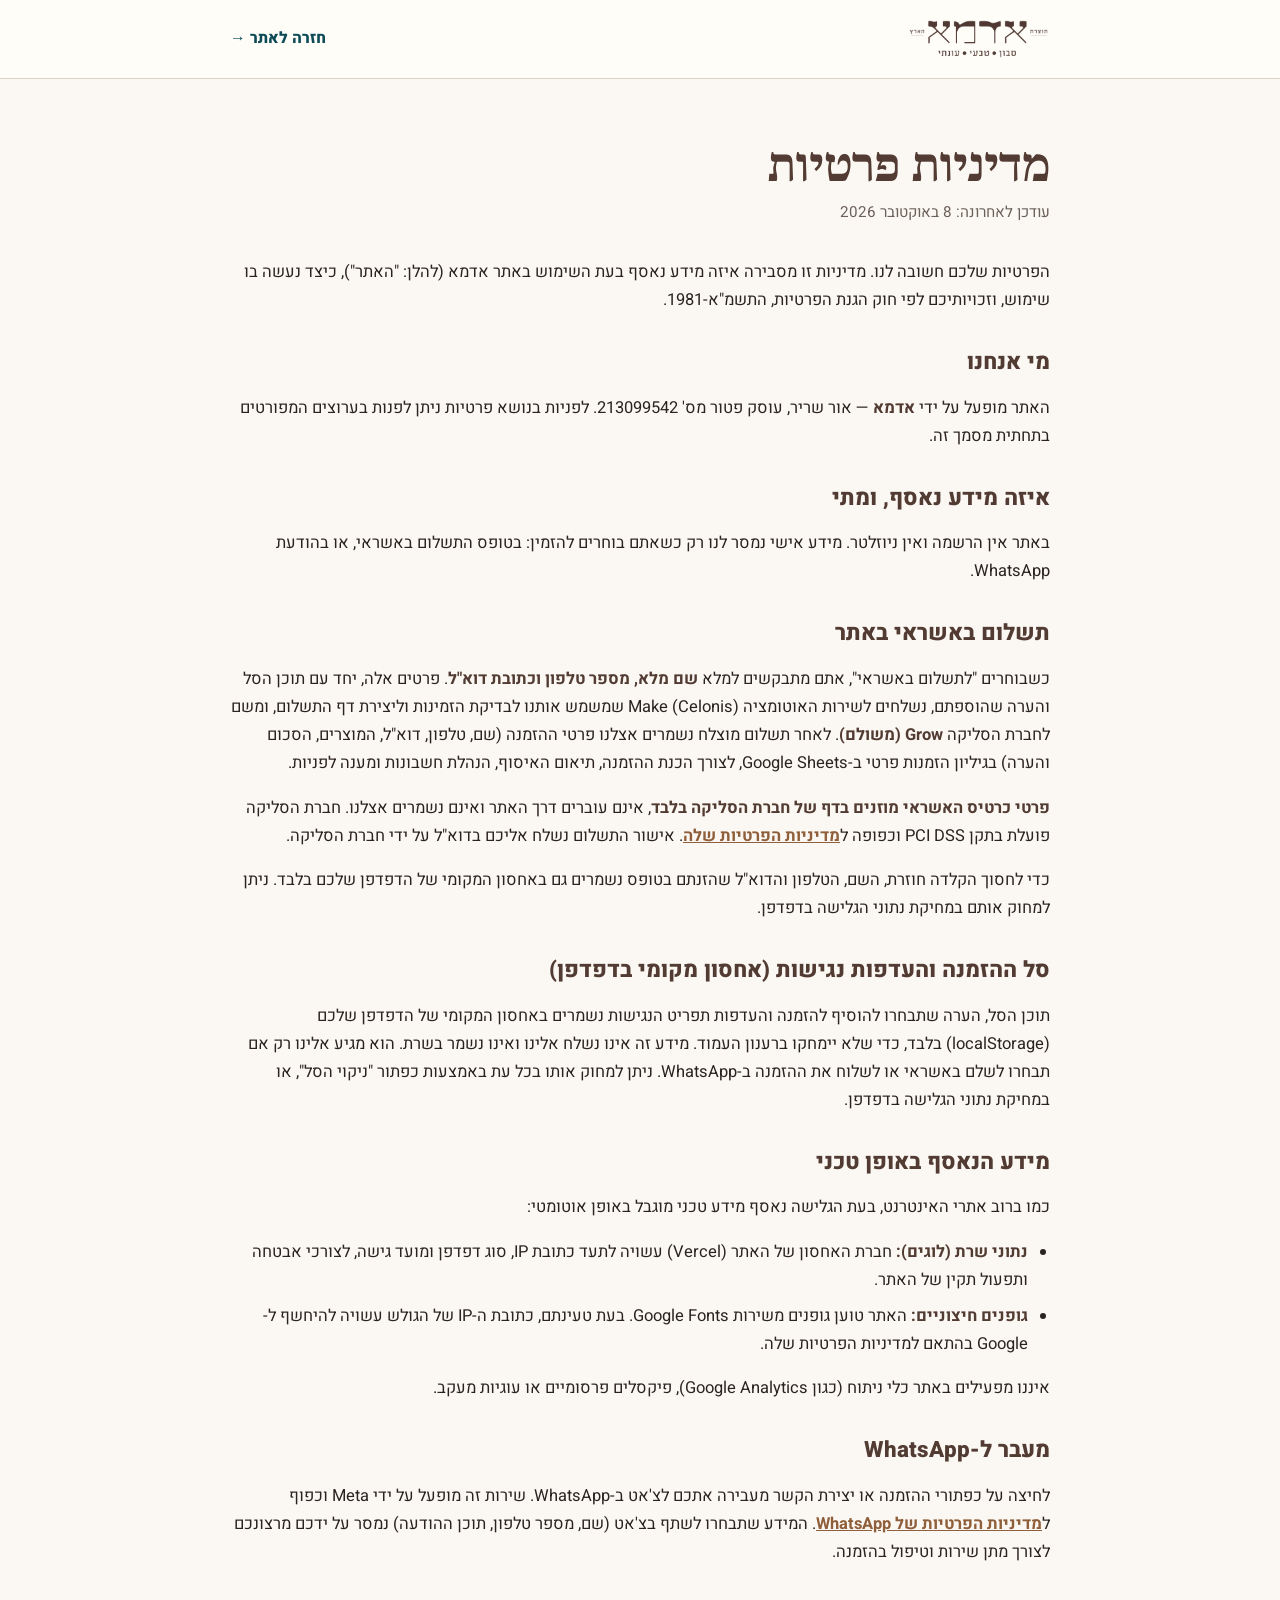
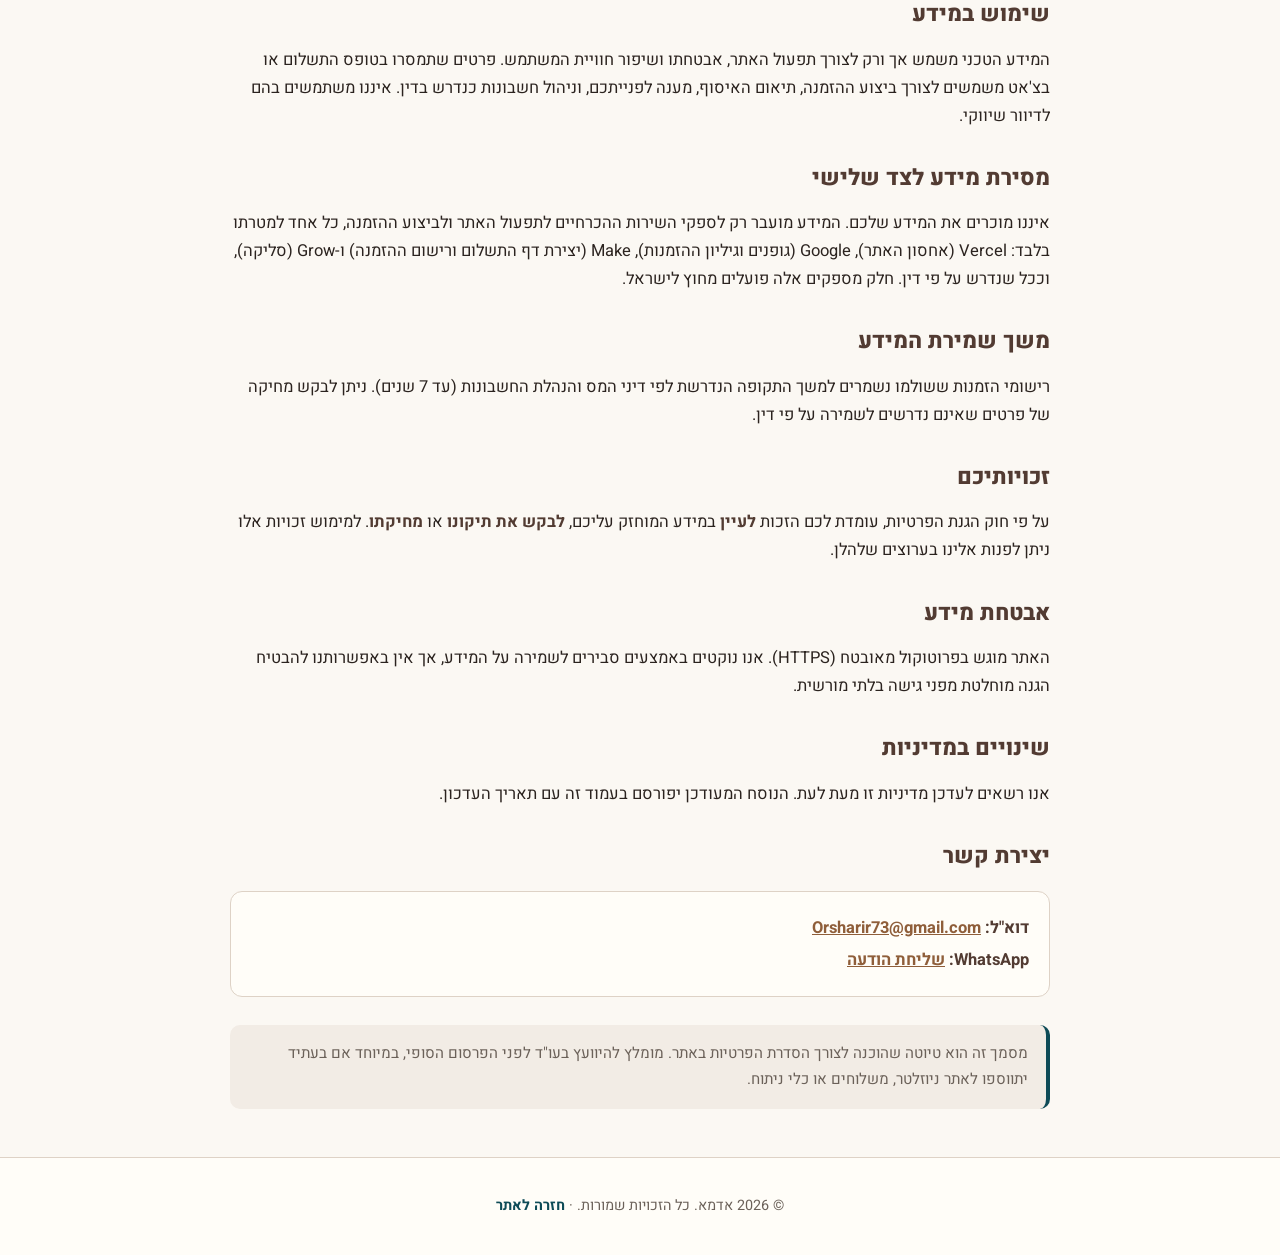
<file: legal/privacy.html>
<!DOCTYPE html>
<html lang="he" dir="rtl">
<head>
  <meta charset="UTF-8">
  <meta name="viewport" content="width=device-width, initial-scale=1.0">
  <title>מדיניות פרטיות | אדמא</title>
  <meta name="description" content="מדיניות הפרטיות של אתר אדמא - סבון טבעי עונתי בעבודת יד.">
  <link rel="icon" type="image/png" href="../assets/images/adma-emblem-teal.png">
  <link rel="preconnect" href="https://fonts.googleapis.com">
  <link rel="preconnect" href="https://fonts.gstatic.com" crossorigin>
  <link href="https://fonts.googleapis.com/css2?family=Heebo:wght@300;400;500;600;700;800&amp;family=Noto+Serif+Hebrew:wght@500;700&amp;display=swap" rel="stylesheet">
  <link rel="stylesheet" href="legal.css">
</head>
<body>
  <a class="skip-link" href="#main">דלג לתוכן הראשי</a>
  <header class="legal-header">
    <div class="inner">
      <img src="../assets/images/adma-logo-brown.png" alt="אדמא - סבון טבעי עונתי">
      <a class="back" href="../index.html">חזרה לאתר →</a>
    </div>
  </header>

  <main class="legal" id="main">
    <h1>מדיניות פרטיות</h1>
    <p class="updated">עודכן לאחרונה: 8 באוקטובר 2026</p>

    <p>הפרטיות שלכם חשובה לנו. מדיניות זו מסבירה איזה מידע נאסף בעת השימוש באתר אדמא (להלן: "האתר"), כיצד נעשה בו שימוש, וזכויותיכם לפי חוק הגנת הפרטיות, התשמ"א-1981.</p>

    <h2>מי אנחנו</h2>
    <p>האתר מופעל על ידי <strong>אדמא</strong> — אור שריר, עוסק פטור מס' 213099542. לפניות בנושא פרטיות ניתן לפנות בערוצים המפורטים בתחתית מסמך זה.</p>

    <h2>איזה מידע נאסף, ומתי</h2>
    <p>באתר אין הרשמה ואין ניוזלטר. מידע אישי נמסר לנו רק כשאתם בוחרים להזמין: בטופס התשלום באשראי, או בהודעת WhatsApp.</p>

    <h2>תשלום באשראי באתר</h2>
    <p>כשבוחרים "לתשלום באשראי", אתם מתבקשים למלא <strong>שם מלא, מספר טלפון וכתובת דוא"ל</strong>. פרטים אלה, יחד עם תוכן הסל והערה שהוספתם, נשלחים לשירות האוטומציה Make (Celonis) שמשמש אותנו לבדיקת הזמינות וליצירת דף התשלום, ומשם לחברת הסליקה <strong>Grow (משולם)</strong>. לאחר תשלום מוצלח נשמרים אצלנו פרטי ההזמנה (שם, טלפון, דוא"ל, המוצרים, הסכום והערה) בגיליון הזמנות פרטי ב-Google Sheets, לצורך הכנת ההזמנה, תיאום האיסוף, הנהלת חשבונות ומענה לפניות.</p>
    <p><strong>פרטי כרטיס האשראי מוזנים בדף של חברת הסליקה בלבד</strong>, אינם עוברים דרך האתר ואינם נשמרים אצלנו. חברת הסליקה פועלת בתקן PCI DSS וכפופה ל<a href="https://www.meshulam.co.il/privacy" target="_blank" rel="noopener">מדיניות הפרטיות שלה</a>. אישור התשלום נשלח אליכם בדוא"ל על ידי חברת הסליקה.</p>
    <p>כדי לחסוך הקלדה חוזרת, השם, הטלפון והדוא"ל שהזנתם בטופס נשמרים גם באחסון המקומי של הדפדפן שלכם בלבד. ניתן למחוק אותם במחיקת נתוני הגלישה בדפדפן.</p>

    <h2>סל ההזמנה והעדפות נגישות (אחסון מקומי בדפדפן)</h2>
    <p>תוכן הסל, הערה שתבחרו להוסיף להזמנה והעדפות תפריט הנגישות נשמרים באחסון המקומי של הדפדפן שלכם (localStorage) בלבד, כדי שלא יימחקו ברענון העמוד. מידע זה אינו נשלח אלינו ואינו נשמר בשרת. הוא מגיע אלינו רק אם תבחרו לשלם באשראי או לשלוח את ההזמנה ב-WhatsApp. ניתן למחוק אותו בכל עת באמצעות כפתור "ניקוי הסל", או במחיקת נתוני הגלישה בדפדפן.</p>

    <h2>מידע הנאסף באופן טכני</h2>
    <p>כמו ברוב אתרי האינטרנט, בעת הגלישה נאסף מידע טכני מוגבל באופן אוטומטי:</p>
    <ul>
      <li><strong>נתוני שרת (לוגים):</strong> חברת האחסון של האתר (Vercel) עשויה לתעד כתובת IP, סוג דפדפן ומועד גישה, לצורכי אבטחה ותפעול תקין של האתר.</li>
      <li><strong>גופנים חיצוניים:</strong> האתר טוען גופנים משירות Google Fonts. בעת טעינתם, כתובת ה-IP של הגולש עשויה להיחשף ל-Google בהתאם למדיניות הפרטיות שלה.</li>
    </ul>
    <p>איננו מפעילים באתר כלי ניתוח (כגון Google Analytics), פיקסלים פרסומיים או עוגיות מעקב.</p>

    <h2>מעבר ל-WhatsApp</h2>
    <p>לחיצה על כפתורי ההזמנה או יצירת הקשר מעבירה אתכם לצ'אט ב-WhatsApp. שירות זה מופעל על ידי Meta וכפוף ל<a href="https://www.whatsapp.com/legal/privacy-policy" target="_blank" rel="noopener">מדיניות הפרטיות של WhatsApp</a>. המידע שתבחרו לשתף בצ'אט (שם, מספר טלפון, תוכן ההודעה) נמסר על ידכם מרצונכם לצורך מתן שירות וטיפול בהזמנה.</p>

    <h2>שימוש במידע</h2>
    <p>המידע הטכני משמש אך ורק לצורך תפעול האתר, אבטחתו ושיפור חוויית המשתמש. פרטים שתמסרו בטופס התשלום או בצ'אט משמשים לצורך ביצוע ההזמנה, תיאום האיסוף, מענה לפנייתכם, וניהול חשבונות כנדרש בדין. איננו משתמשים בהם לדיוור שיווקי.</p>

    <h2>מסירת מידע לצד שלישי</h2>
    <p>איננו מוכרים את המידע שלכם. המידע מועבר רק לספקי השירות ההכרחיים לתפעול האתר ולביצוע ההזמנה, כל אחד למטרתו בלבד: Vercel (אחסון האתר), Google (גופנים וגיליון ההזמנות), Make (יצירת דף התשלום ורישום ההזמנה) ו-Grow (סליקה), וככל שנדרש על פי דין. חלק מספקים אלה פועלים מחוץ לישראל.</p>

    <h2>משך שמירת המידע</h2>
    <p>רישומי הזמנות ששולמו נשמרים למשך התקופה הנדרשת לפי דיני המס והנהלת החשבונות (עד 7 שנים). ניתן לבקש מחיקה של פרטים שאינם נדרשים לשמירה על פי דין.</p>

    <h2>זכויותיכם</h2>
    <p>על פי חוק הגנת הפרטיות, עומדת לכם הזכות <strong>לעיין</strong> במידע המוחזק עליכם, <strong>לבקש את תיקונו</strong> או <strong>מחיקתו</strong>. למימוש זכויות אלו ניתן לפנות אלינו בערוצים שלהלן.</p>

    <h2>אבטחת מידע</h2>
    <p>האתר מוגש בפרוטוקול מאובטח (HTTPS). אנו נוקטים באמצעים סבירים לשמירה על המידע, אך אין באפשרותנו להבטיח הגנה מוחלטת מפני גישה בלתי מורשית.</p>

    <h2>שינויים במדיניות</h2>
    <p>אנו רשאים לעדכן מדיניות זו מעת לעת. הנוסח המעודכן יפורסם בעמוד זה עם תאריך העדכון.</p>

    <h2>יצירת קשר</h2>
    <div class="contact-box">
      <p><strong>דוא"ל:</strong> <a href="mailto:Orsharir73@gmail.com">Orsharir73@gmail.com</a></p>
      <p><strong>WhatsApp:</strong> <a href="https://wa.me/972548858424" target="_blank" rel="noopener">שליחת הודעה</a></p>
    </div>

    <div class="note">
      מסמך זה הוא טיוטה שהוכנה לצורך הסדרת הפרטיות באתר. מומלץ להיוועץ בעו"ד לפני הפרסום הסופי, במיוחד אם בעתיד יתווספו לאתר ניוזלטר, משלוחים או כלי ניתוח.
    </div>
  </main>

  <footer class="legal-footer">
    <p>© 2026 אדמא. כל הזכויות שמורות. · <a href="../index.html">חזרה לאתר</a></p>
  </footer>
</body>
</html>
</file>
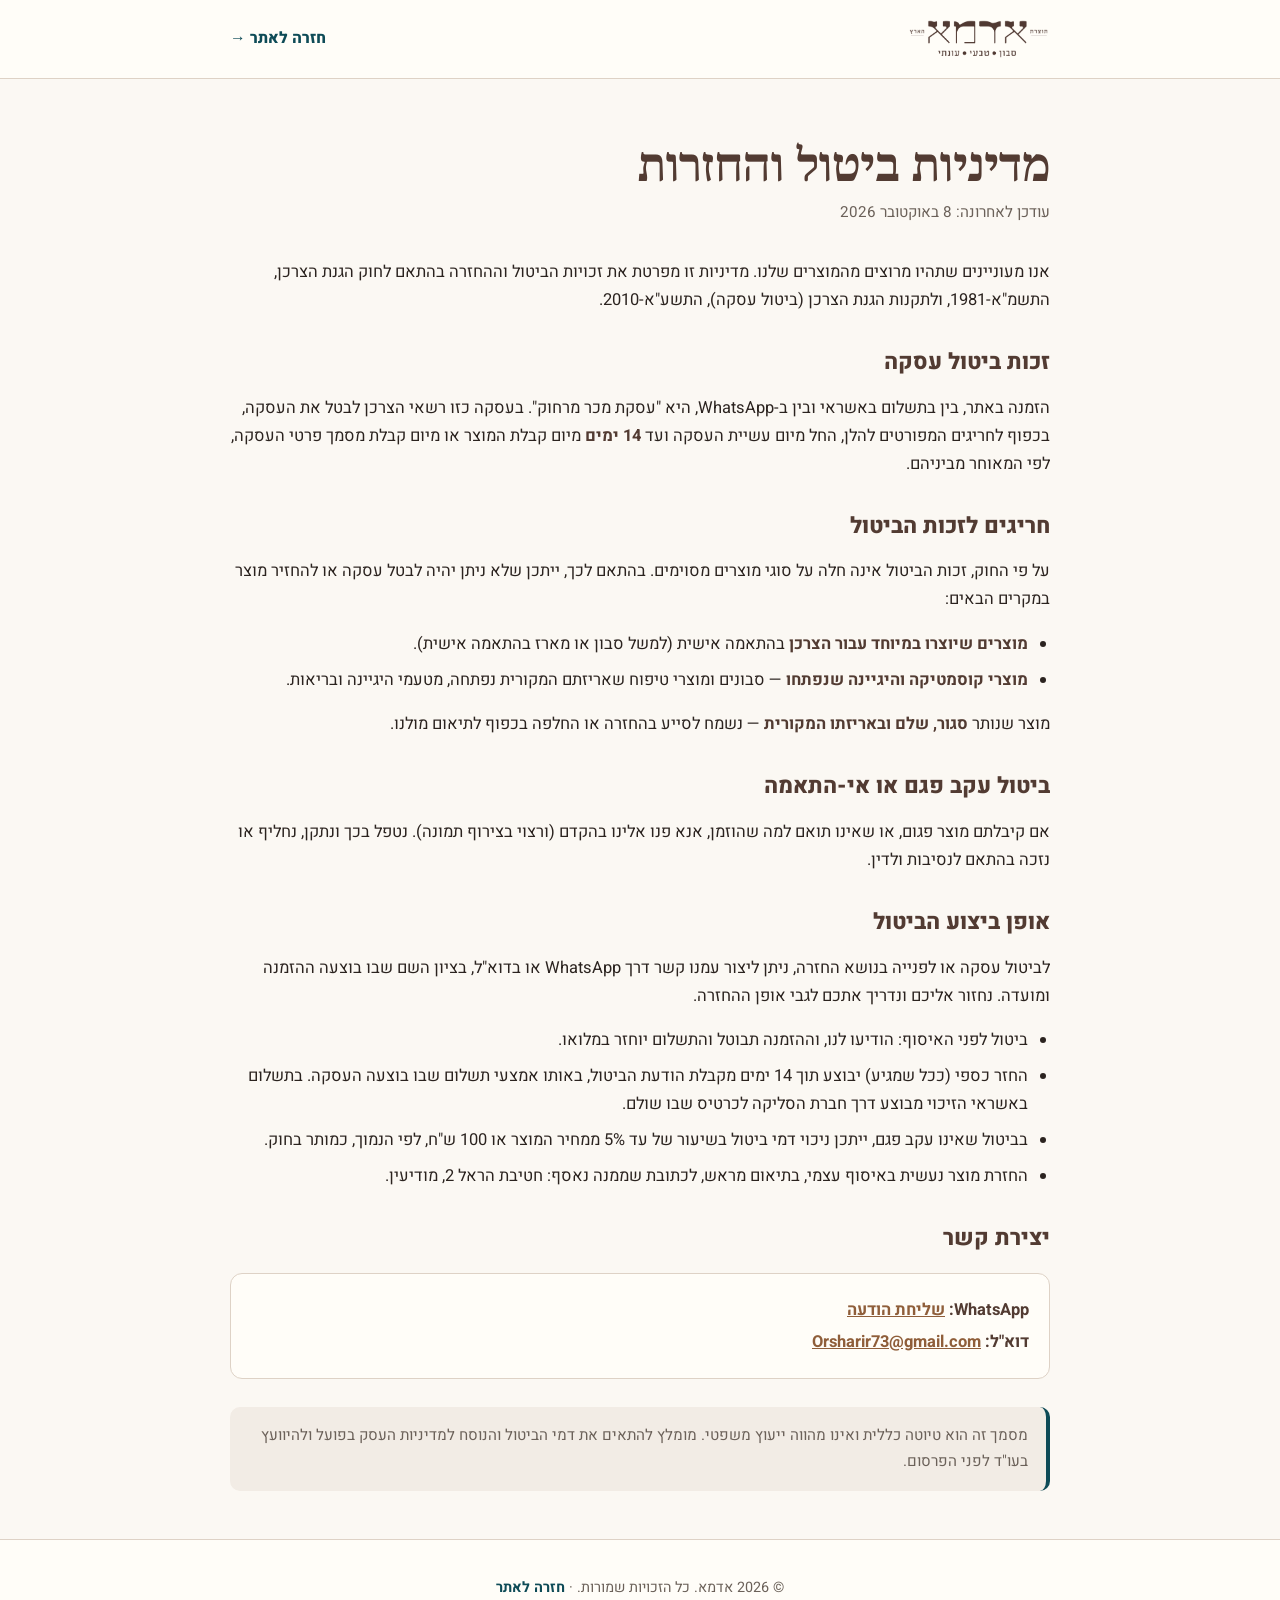
<file: legal/returns.html>
<!DOCTYPE html>
<html lang="he" dir="rtl">
<head>
  <meta charset="UTF-8">
  <meta name="viewport" content="width=device-width, initial-scale=1.0">
  <title>מדיניות ביטול והחזרות | אדמא</title>
  <meta name="description" content="מדיניות ביטול עסקה והחזרת מוצרים באתר אדמא.">
  <link rel="icon" type="image/png" href="../assets/images/adma-emblem-teal.png">
  <link rel="preconnect" href="https://fonts.googleapis.com">
  <link rel="preconnect" href="https://fonts.gstatic.com" crossorigin>
  <link href="https://fonts.googleapis.com/css2?family=Heebo:wght@300;400;500;600;700;800&amp;family=Noto+Serif+Hebrew:wght@500;700&amp;display=swap" rel="stylesheet">
  <link rel="stylesheet" href="legal.css">
</head>
<body>
  <a class="skip-link" href="#main">דלג לתוכן הראשי</a>
  <header class="legal-header">
    <div class="inner">
      <img src="../assets/images/adma-logo-brown.png" alt="אדמא - סבון טבעי עונתי">
      <a class="back" href="../index.html">חזרה לאתר →</a>
    </div>
  </header>

  <main class="legal" id="main">
    <h1>מדיניות ביטול והחזרות</h1>
    <p class="updated">עודכן לאחרונה: 8 באוקטובר 2026</p>

    <p>אנו מעוניינים שתהיו מרוצים מהמוצרים שלנו. מדיניות זו מפרטת את זכויות הביטול וההחזרה בהתאם לחוק הגנת הצרכן, התשמ"א-1981, ולתקנות הגנת הצרכן (ביטול עסקה), התשע"א-2010.</p>

    <h2>זכות ביטול עסקה</h2>
    <p>הזמנה באתר, בין בתשלום באשראי ובין ב-WhatsApp, היא "עסקת מכר מרחוק". בעסקה כזו רשאי הצרכן לבטל את העסקה, בכפוף לחריגים המפורטים להלן, החל מיום עשיית העסקה ועד <strong>14 ימים</strong> מיום קבלת המוצר או מיום קבלת מסמך פרטי העסקה, לפי המאוחר מביניהם.</p>

    <h2>חריגים לזכות הביטול</h2>
    <p>על פי החוק, זכות הביטול אינה חלה על סוגי מוצרים מסוימים. בהתאם לכך, ייתכן שלא ניתן יהיה לבטל עסקה או להחזיר מוצר במקרים הבאים:</p>
    <ul>
      <li><strong>מוצרים שיוצרו במיוחד עבור הצרכן</strong> בהתאמה אישית (למשל סבון או מארז בהתאמה אישית).</li>
      <li><strong>מוצרי קוסמטיקה והיגיינה שנפתחו</strong> — סבונים ומוצרי טיפוח שאריזתם המקורית נפתחה, מטעמי היגיינה ובריאות.</li>
    </ul>
    <p>מוצר שנותר <strong>סגור, שלם ובאריזתו המקורית</strong> — נשמח לסייע בהחזרה או החלפה בכפוף לתיאום מולנו.</p>

    <h2>ביטול עקב פגם או אי-התאמה</h2>
    <p>אם קיבלתם מוצר פגום, או שאינו תואם למה שהוזמן, אנא פנו אלינו בהקדם (ורצוי בצירוף תמונה). נטפל בכך ונתקן, נחליף או נזכה בהתאם לנסיבות ולדין.</p>

    <h2>אופן ביצוע הביטול</h2>
    <p>לביטול עסקה או לפנייה בנושא החזרה, ניתן ליצור עמנו קשר דרך WhatsApp או בדוא"ל, בציון השם שבו בוצעה ההזמנה ומועדה. נחזור אליכם ונדריך אתכם לגבי אופן ההחזרה.</p>
    <ul>
      <li>ביטול לפני האיסוף: הודיעו לנו, וההזמנה תבוטל והתשלום יוחזר במלואו.</li>
      <li>החזר כספי (ככל שמגיע) יבוצע תוך 14 ימים מקבלת הודעת הביטול, באותו אמצעי תשלום שבו בוצעה העסקה. בתשלום באשראי הזיכוי מבוצע דרך חברת הסליקה לכרטיס שבו שולם.</li>
      <li>בביטול שאינו עקב פגם, ייתכן ניכוי דמי ביטול בשיעור של עד 5% ממחיר המוצר או 100 ש"ח, לפי הנמוך, כמותר בחוק.</li>
      <li>החזרת מוצר נעשית באיסוף עצמי, בתיאום מראש, לכתובת שממנה נאסף: חטיבת הראל 2, מודיעין.</li>
    </ul>

    <h2>יצירת קשר</h2>
    <div class="contact-box">
      <p><strong>WhatsApp:</strong> <a href="https://wa.me/972548858424" target="_blank" rel="noopener">שליחת הודעה</a></p>
      <p><strong>דוא"ל:</strong> <a href="mailto:Orsharir73@gmail.com">Orsharir73@gmail.com</a></p>
    </div>

    <div class="note">
      מסמך זה הוא טיוטה כללית ואינו מהווה ייעוץ משפטי. מומלץ להתאים את דמי הביטול והנוסח למדיניות העסק בפועל ולהיוועץ בעו"ד לפני הפרסום.
    </div>
  </main>

  <footer class="legal-footer">
    <p>© 2026 אדמא. כל הזכויות שמורות. · <a href="../index.html">חזרה לאתר</a></p>
  </footer>
</body>
</html>
</file>
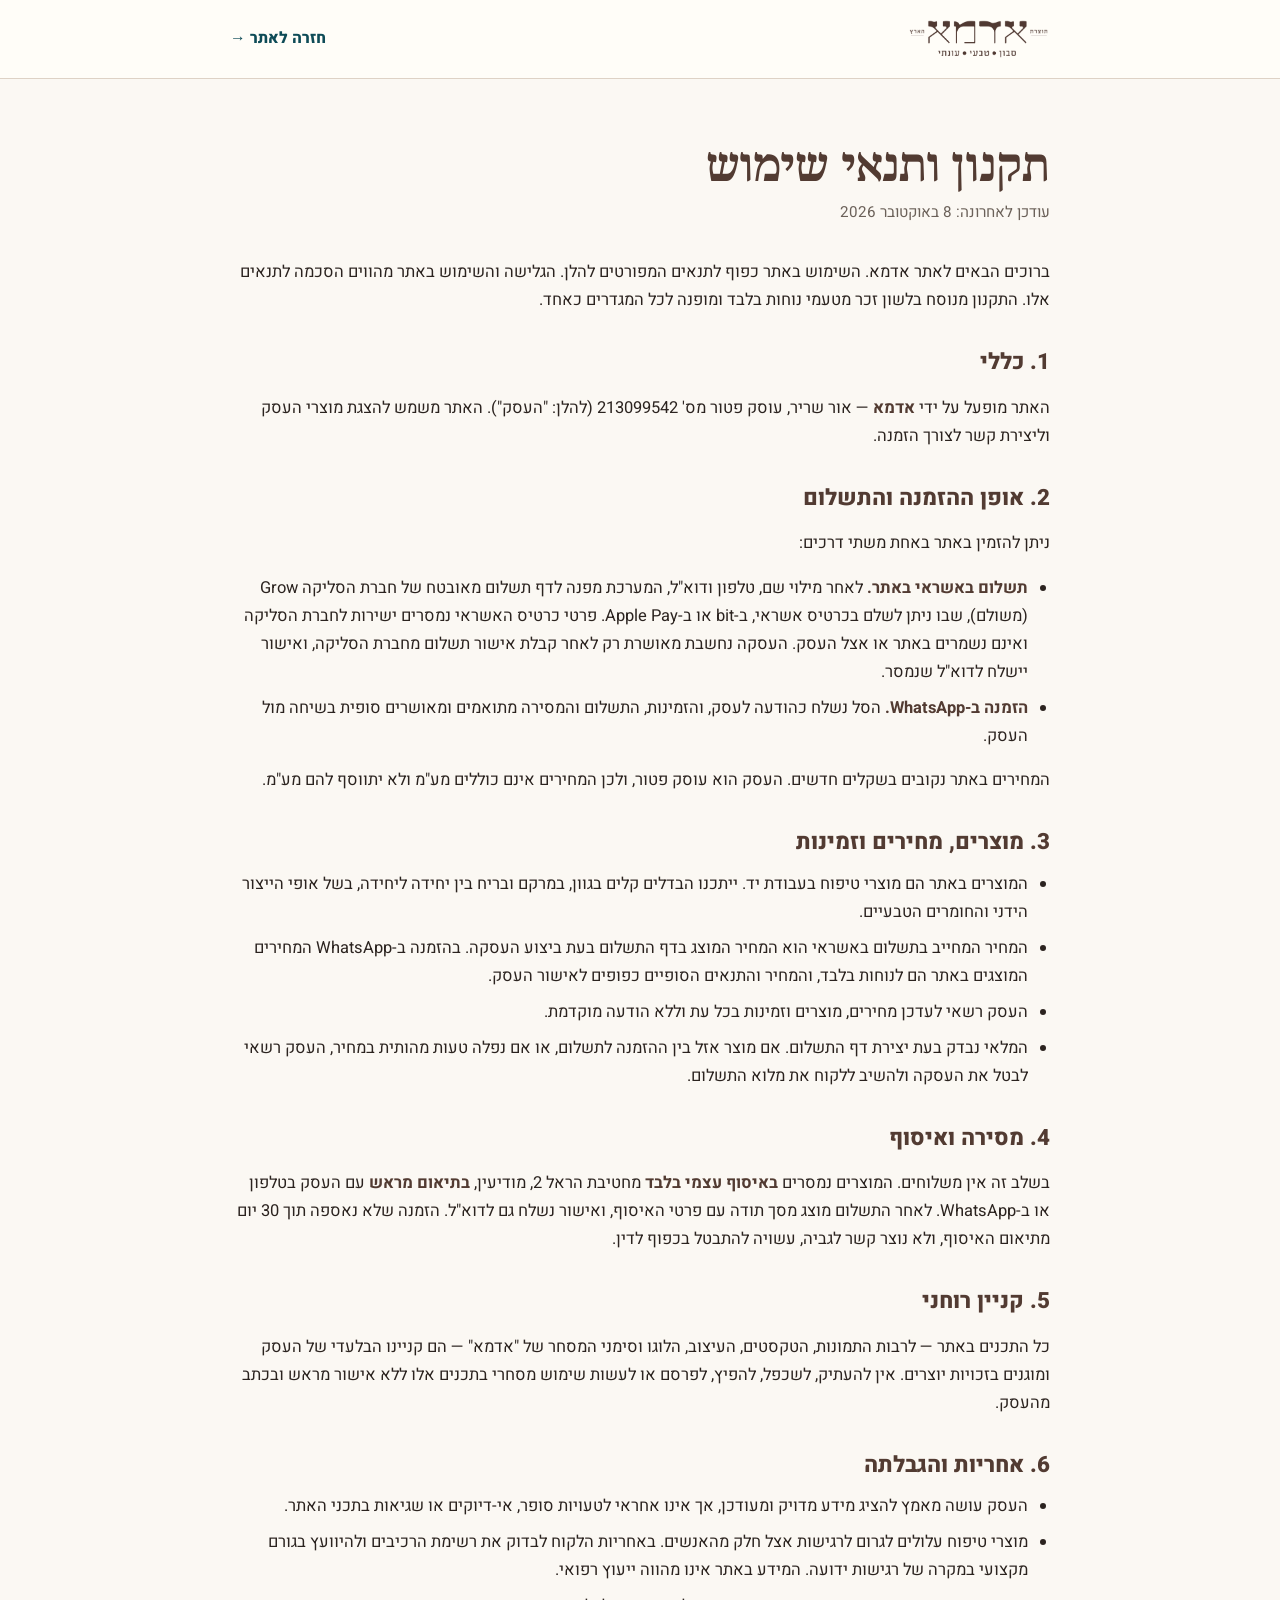
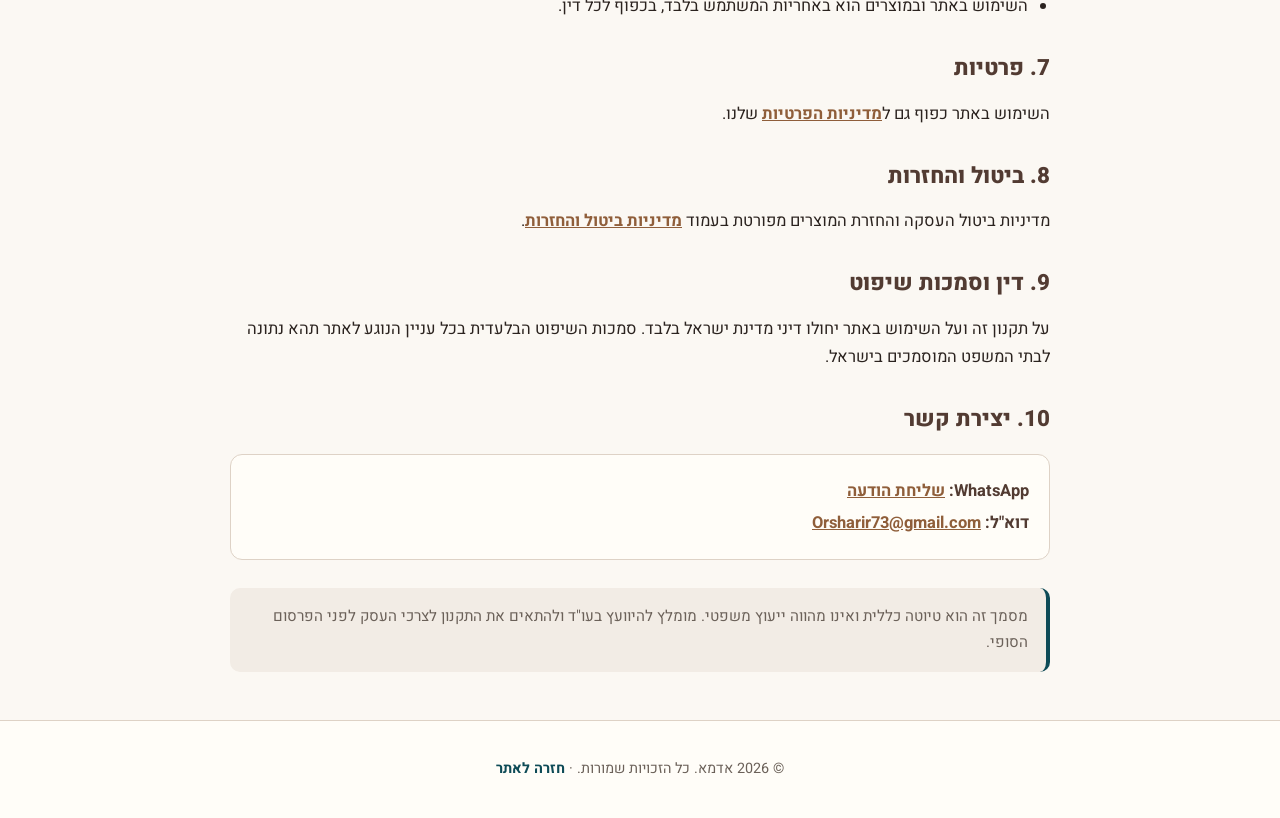
<file: legal/terms.html>
<!DOCTYPE html>
<html lang="he" dir="rtl">
<head>
  <meta charset="UTF-8">
  <meta name="viewport" content="width=device-width, initial-scale=1.0">
  <title>תקנון ותנאי שימוש | אדמא</title>
  <meta name="description" content="תקנון ותנאי השימוש באתר אדמא - סבון טבעי עונתי בעבודת יד.">
  <link rel="icon" type="image/png" href="../assets/images/adma-emblem-teal.png">
  <link rel="preconnect" href="https://fonts.googleapis.com">
  <link rel="preconnect" href="https://fonts.gstatic.com" crossorigin>
  <link href="https://fonts.googleapis.com/css2?family=Heebo:wght@300;400;500;600;700;800&amp;family=Noto+Serif+Hebrew:wght@500;700&amp;display=swap" rel="stylesheet">
  <link rel="stylesheet" href="legal.css">
</head>
<body>
  <a class="skip-link" href="#main">דלג לתוכן הראשי</a>
  <header class="legal-header">
    <div class="inner">
      <img src="../assets/images/adma-logo-brown.png" alt="אדמא - סבון טבעי עונתי">
      <a class="back" href="../index.html">חזרה לאתר →</a>
    </div>
  </header>

  <main class="legal" id="main">
    <h1>תקנון ותנאי שימוש</h1>
    <p class="updated">עודכן לאחרונה: 8 באוקטובר 2026</p>

    <p>ברוכים הבאים לאתר אדמא. השימוש באתר כפוף לתנאים המפורטים להלן. הגלישה והשימוש באתר מהווים הסכמה לתנאים אלו. התקנון מנוסח בלשון זכר מטעמי נוחות בלבד ומופנה לכל המגדרים כאחד.</p>

    <h2>1. כללי</h2>
    <p>האתר מופעל על ידי <strong>אדמא</strong> — אור שריר, עוסק פטור מס' 213099542 (להלן: "העסק"). האתר משמש להצגת מוצרי העסק וליצירת קשר לצורך הזמנה.</p>

    <h2>2. אופן ההזמנה והתשלום</h2>
    <p>ניתן להזמין באתר באחת משתי דרכים:</p>
    <ul>
      <li><strong>תשלום באשראי באתר.</strong> לאחר מילוי שם, טלפון ודוא"ל, המערכת מפנה לדף תשלום מאובטח של חברת הסליקה Grow (משולם), שבו ניתן לשלם בכרטיס אשראי, ב-bit או ב-Apple Pay. פרטי כרטיס האשראי נמסרים ישירות לחברת הסליקה ואינם נשמרים באתר או אצל העסק. העסקה נחשבת מאושרת רק לאחר קבלת אישור תשלום מחברת הסליקה, ואישור יישלח לדוא"ל שנמסר.</li>
      <li><strong>הזמנה ב-WhatsApp.</strong> הסל נשלח כהודעה לעסק, והזמינות, התשלום והמסירה מתואמים ומאושרים סופית בשיחה מול העסק.</li>
    </ul>
    <p>המחירים באתר נקובים בשקלים חדשים. העסק הוא עוסק פטור, ולכן המחירים אינם כוללים מע"מ ולא יתווסף להם מע"מ.</p>

    <h2>3. מוצרים, מחירים וזמינות</h2>
    <ul>
      <li>המוצרים באתר הם מוצרי טיפוח בעבודת יד. ייתכנו הבדלים קלים בגוון, במרקם ובריח בין יחידה ליחידה, בשל אופי הייצור הידני והחומרים הטבעיים.</li>
      <li>המחיר המחייב בתשלום באשראי הוא המחיר המוצג בדף התשלום בעת ביצוע העסקה. בהזמנה ב-WhatsApp המחירים המוצגים באתר הם לנוחות בלבד, והמחיר והתנאים הסופיים כפופים לאישור העסק.</li>
      <li>העסק רשאי לעדכן מחירים, מוצרים וזמינות בכל עת וללא הודעה מוקדמת.</li>
      <li>המלאי נבדק בעת יצירת דף התשלום. אם מוצר אזל בין ההזמנה לתשלום, או אם נפלה טעות מהותית במחיר, העסק רשאי לבטל את העסקה ולהשיב ללקוח את מלוא התשלום.</li>
    </ul>

    <h2>4. מסירה ואיסוף</h2>
    <p>בשלב זה אין משלוחים. המוצרים נמסרים <strong>באיסוף עצמי בלבד</strong> מחטיבת הראל 2, מודיעין, <strong>בתיאום מראש</strong> עם העסק בטלפון או ב-WhatsApp. לאחר התשלום מוצג מסך תודה עם פרטי האיסוף, ואישור נשלח גם לדוא"ל. הזמנה שלא נאספה תוך 30 יום מתיאום האיסוף, ולא נוצר קשר לגביה, עשויה להתבטל בכפוף לדין.</p>

    <h2>5. קניין רוחני</h2>
    <p>כל התכנים באתר — לרבות התמונות, הטקסטים, העיצוב, הלוגו וסימני המסחר של "אדמא" — הם קניינו הבלעדי של העסק ומוגנים בזכויות יוצרים. אין להעתיק, לשכפל, להפיץ, לפרסם או לעשות שימוש מסחרי בתכנים אלו ללא אישור מראש ובכתב מהעסק.</p>

    <h2>6. אחריות והגבלתה</h2>
    <ul>
      <li>העסק עושה מאמץ להציג מידע מדויק ומעודכן, אך אינו אחראי לטעויות סופר, אי-דיוקים או שגיאות בתכני האתר.</li>
      <li>מוצרי טיפוח עלולים לגרום לרגישות אצל חלק מהאנשים. באחריות הלקוח לבדוק את רשימת הרכיבים ולהיוועץ בגורם מקצועי במקרה של רגישות ידועה. המידע באתר אינו מהווה ייעוץ רפואי.</li>
      <li>השימוש באתר ובמוצרים הוא באחריות המשתמש בלבד, בכפוף לכל דין.</li>
    </ul>

    <h2>7. פרטיות</h2>
    <p>השימוש באתר כפוף גם ל<a href="privacy.html">מדיניות הפרטיות</a> שלנו.</p>

    <h2>8. ביטול והחזרות</h2>
    <p>מדיניות ביטול העסקה והחזרת המוצרים מפורטת בעמוד <a href="returns.html">מדיניות ביטול והחזרות</a>.</p>

    <h2>9. דין וסמכות שיפוט</h2>
    <p>על תקנון זה ועל השימוש באתר יחולו דיני מדינת ישראל בלבד. סמכות השיפוט הבלעדית בכל עניין הנוגע לאתר תהא נתונה לבתי המשפט המוסמכים בישראל.</p>

    <h2>10. יצירת קשר</h2>
    <div class="contact-box">
      <p><strong>WhatsApp:</strong> <a href="https://wa.me/972548858424" target="_blank" rel="noopener">שליחת הודעה</a></p>
      <p><strong>דוא"ל:</strong> <a href="mailto:Orsharir73@gmail.com">Orsharir73@gmail.com</a></p>
    </div>

    <div class="note">
      מסמך זה הוא טיוטה כללית ואינו מהווה ייעוץ משפטי. מומלץ להיוועץ בעו"ד ולהתאים את התקנון לצרכי העסק לפני הפרסום הסופי.
    </div>
  </main>

  <footer class="legal-footer">
    <p>© 2026 אדמא. כל הזכויות שמורות. · <a href="../index.html">חזרה לאתר</a></p>
  </footer>
</body>
</html>
</file>
<file: legal/legal.css>
/* ADMA — shared styling for legal/info pages (palette matches the main site) */
*, *::before, *::after { box-sizing: border-box; }

:root {
  --earth: #523b32;
  --forest: #0e4b57;
  --clay-text: #8f5e3a;
  --paper: #fbf8f3;
  --wash: #f2ece5;
  --ink: #2b231f;
  --muted: #6b6159;
  --line: #ded2c6;
  --white: #fffdf8;
}

html { scroll-behavior: smooth; }

body {
  margin: 0;
  font-family: "Heebo", Arial, sans-serif;
  color: var(--ink);
  background: var(--paper);
  line-height: 1.7;
  -webkit-font-smoothing: antialiased;
}

.skip-link {
  position: absolute;
  top: 8px;
  right: 8px;
  z-index: 100;
  padding: 12px 22px;
  background: var(--earth);
  color: var(--white);
  font-weight: 800;
  border-radius: 8px;
  text-decoration: none;
  transform: translateY(-160%);
  transition: transform 200ms ease;
}
.skip-link:focus {
  transform: translateY(0);
  outline: 3px solid var(--forest);
  outline-offset: 2px;
}

:focus-visible {
  outline: 2px solid var(--forest);
  outline-offset: 3px;
  border-radius: 5px;
}
:focus:not(:focus-visible) { outline: none; }

.legal-header {
  border-bottom: 1px solid var(--line);
  background: var(--white);
}
.legal-header .inner {
  width: calc(100% - 40px);
  max-width: 820px;
  margin: 0 auto;
  padding: 18px 0;
  display: flex;
  align-items: center;
  justify-content: space-between;
  gap: 16px;
}
.legal-header img { height: 42px; width: auto; }
.legal-header a.back {
  color: var(--forest);
  font-weight: 800;
  text-decoration: none;
  font-size: 0.98rem;
}
.legal-header a.back:hover { text-decoration: underline; }

main.legal {
  width: calc(100% - 40px);
  max-width: 820px;
  margin: 0 auto;
  padding: clamp(2.5rem, 6vw, 4rem) 0 3rem;
}

.legal h1 {
  margin: 0 0 8px;
  color: var(--earth);
  font-family: "Noto Serif Hebrew", Georgia, serif;
  font-size: clamp(2rem, 5vw, 2.8rem);
  font-weight: 700;
  line-height: 1.1;
}
.legal .updated {
  margin: 0 0 32px;
  color: var(--muted);
  font-size: 0.95rem;
}
.legal h2 {
  margin: 34px 0 12px;
  color: var(--earth);
  font-size: 1.4rem;
  font-weight: 800;
  line-height: 1.3;
}
.legal h3 {
  margin: 22px 0 8px;
  color: var(--earth);
  font-size: 1.12rem;
  font-weight: 800;
}
.legal p, .legal li { color: var(--ink); font-size: 1.03rem; }
.legal ul, .legal ol { padding-inline-start: 1.4rem; margin: 12px 0; }
.legal li { margin-bottom: 8px; }
.legal a { color: var(--clay-text); font-weight: 700; }
.legal a:hover { text-decoration: underline; }
.legal strong { color: var(--earth); }

.legal .fill {
  background: #fff3d6;
  color: #7a5a12;
  padding: 1px 7px;
  border-radius: 5px;
  font-weight: 700;
  font-size: 0.95em;
  border: 1px dashed #c9a84a;
}

.legal .note {
  margin: 28px 0 0;
  padding: 16px 18px;
  background: var(--wash);
  border-inline-start: 4px solid var(--forest);
  border-radius: 10px;
  color: var(--muted);
  font-size: 0.95rem;
}

.legal .contact-box {
  margin-top: 20px;
  padding: 18px 20px;
  background: var(--white);
  border: 1px solid var(--line);
  border-radius: 12px;
}
.legal .contact-box p { margin: 4px 0; }

.legal-footer {
  border-top: 1px solid var(--line);
  background: var(--white);
  padding: 22px 0;
  text-align: center;
  color: var(--muted);
  font-size: 0.9rem;
}
.legal-footer a { color: var(--forest); font-weight: 700; text-decoration: none; }
.legal-footer a:hover { text-decoration: underline; }

@media (prefers-reduced-motion: reduce) {
  html { scroll-behavior: auto; }
  *, *::before, *::after { transition-duration: 0.001ms !important; }
}
</file>
